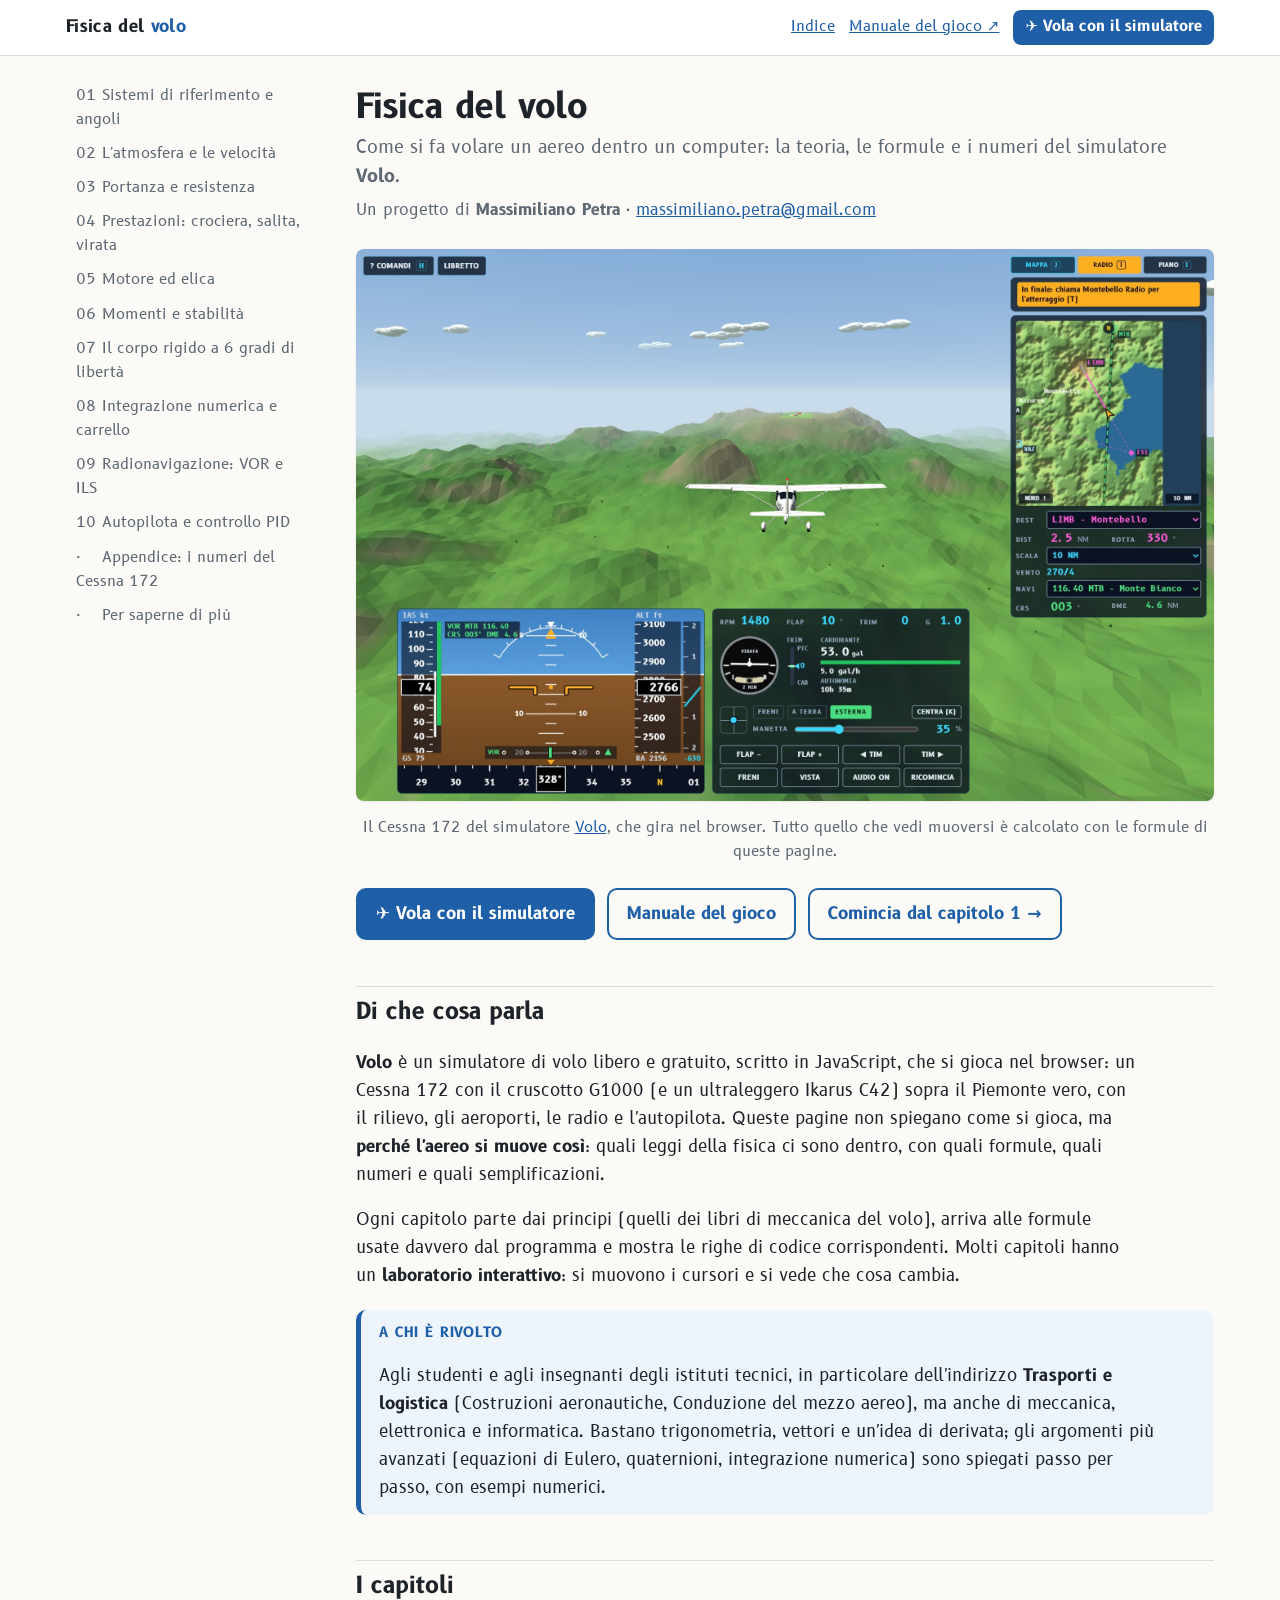
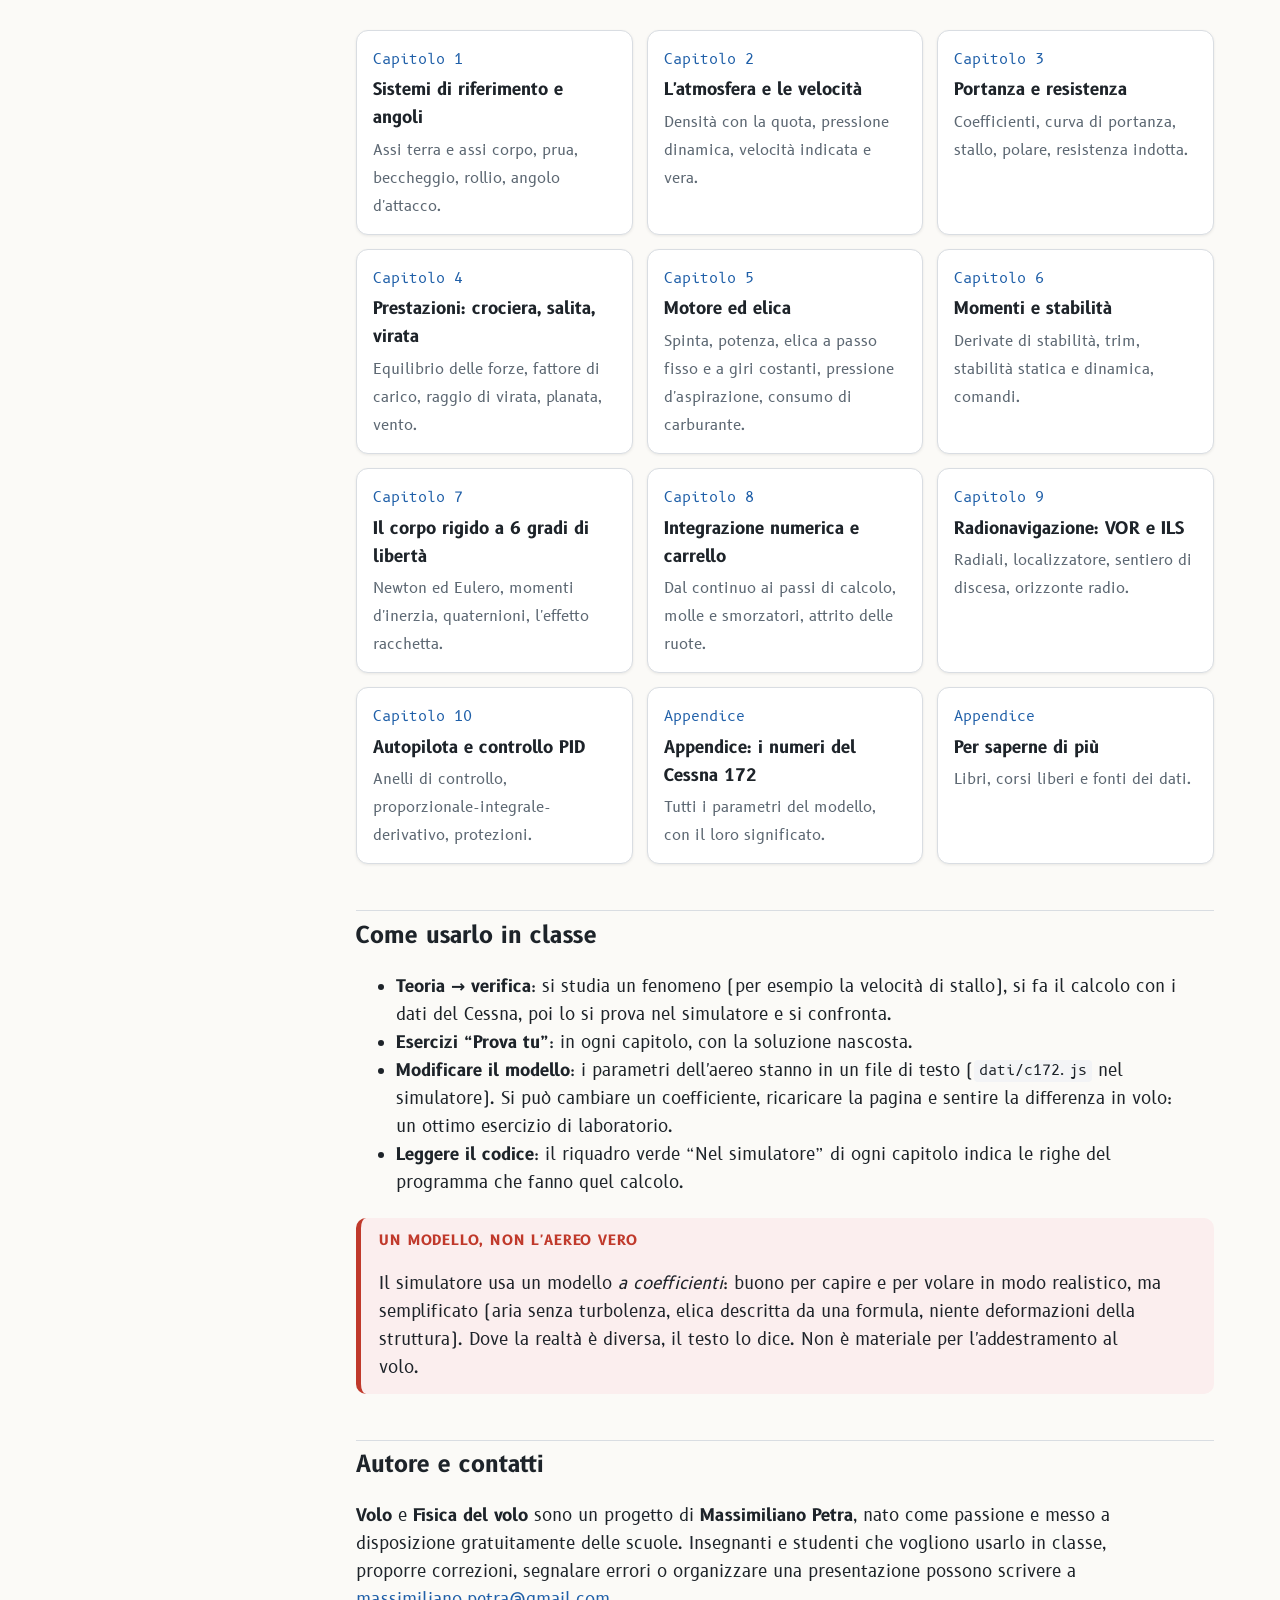
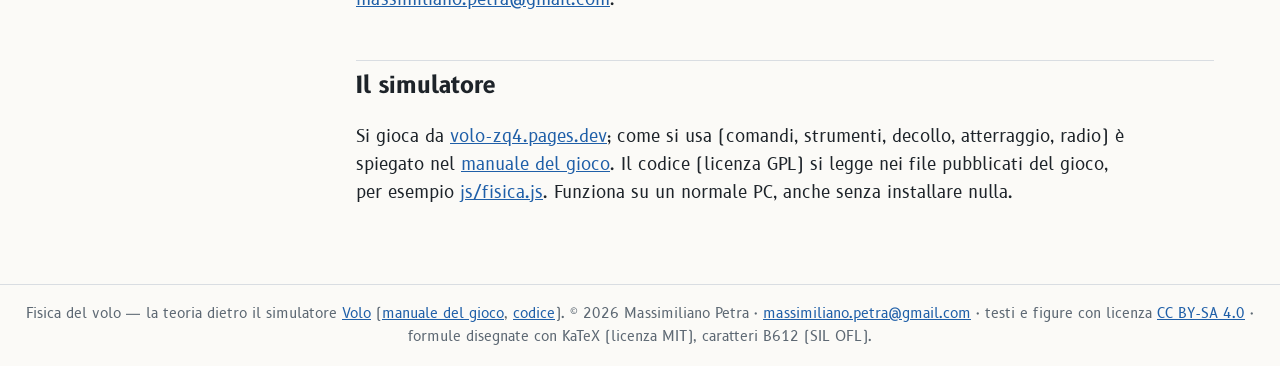
<file: index.html>
<!doctype html>
<html lang="it">
<head>
<meta charset="utf-8">
<meta name="viewport" content="width=device-width, initial-scale=1">
<link rel="icon" href="img/icona.svg" type="image/svg+xml">
<title>Fisica del volo</title>
<meta name="description" content="La matematica e la fisica dietro un simulatore di volo: forze aerodinamiche, corpo rigido a 6 gradi di libertà, stabilità, integrazione numerica, radionavigazione, autopilota. Per gli istituti tecnici.">
<link rel="stylesheet" href="css/font.css">
<link rel="stylesheet" href="lib/katex/katex.min.css">
<link rel="stylesheet" href="css/stile.css">
<script src="lib/katex/katex.min.js"></script>
<script src="lib/katex/auto-render.min.js"></script>
<script src="js/comune.js"></script>
</head>
<body>
<main>
<h1>Fisica del volo</h1>
<p class="sottotitolo">Come si fa volare un aereo dentro un computer: la teoria, le formule e i numeri del simulatore <b>Volo</b>.</p>
<p class="autore">Un progetto di <b>Massimiliano Petra</b> · <a href="mailto:massimiliano.petra@gmail.com">massimiliano.petra@gmail.com</a></p>

<figure>
  <img src="img/volo.jpg" alt="Il Cessna 172 del simulatore Volo in volo sopra il Piemonte" width="1280" height="720">
  <figcaption>Il Cessna 172 del simulatore <a href="https://volo-zq4.pages.dev/" target="_blank" rel="noopener">Volo</a>, che gira nel browser. Tutto quello che vedi muoversi è calcolato con le formule di queste pagine.</figcaption>
</figure>

<div class="bottoni">
  <a class="pieno" href="https://volo-zq4.pages.dev/" target="_blank" rel="noopener">✈ Vola con il simulatore</a>
  <a href="https://volo-zq4.pages.dev/istruzioni.html" target="_blank" rel="noopener">Manuale del gioco</a>
  <a href="capitoli/01-riferimenti.html">Comincia dal capitolo 1 →</a>
</div>

<h2>Di che cosa parla</h2>
<p><b>Volo</b> è un simulatore di volo libero e gratuito, scritto in JavaScript, che si gioca nel browser: un Cessna 172 con il cruscotto G1000 (e un ultraleggero Ikarus C42) sopra il Piemonte vero, con il rilievo, gli aeroporti, le radio e l'autopilota. Queste pagine non spiegano come si gioca, ma <b>perché l'aereo si muove così</b>: quali leggi della fisica ci sono dentro, con quali formule, quali numeri e quali semplificazioni.</p>
<p>Ogni capitolo parte dai principi (quelli dei libri di meccanica del volo), arriva alle formule usate davvero dal programma e mostra le righe di codice corrispondenti. Molti capitoli hanno un <b>laboratorio interattivo</b>: si muovono i cursori e si vede che cosa cambia.</p>

<div class="box formula">
  <div class="titolo">A chi è rivolto</div>
  <p>Agli studenti e agli insegnanti degli istituti tecnici, in particolare dell'indirizzo <b>Trasporti e logistica</b> (Costruzioni aeronautiche, Conduzione del mezzo aereo), ma anche di meccanica, elettronica e informatica. Bastano trigonometria, vettori e un'idea di derivata; gli argomenti più avanzati (equazioni di Eulero, quaternioni, integrazione numerica) sono spiegati passo per passo, con esempi numerici.</p>
</div>

<h2>I capitoli</h2>
<div class="schede" id="schede"></div>

<h2>Come usarlo in classe</h2>
<ul>
  <li><b>Teoria → verifica</b>: si studia un fenomeno (per esempio la velocità di stallo), si fa il calcolo con i dati del Cessna, poi lo si prova nel simulatore e si confronta.</li>
  <li><b>Esercizi “Prova tu”</b>: in ogni capitolo, con la soluzione nascosta.</li>
  <li><b>Modificare il modello</b>: i parametri dell'aereo stanno in un file di testo (<code>dati/c172.js</code> nel simulatore). Si può cambiare un coefficiente, ricaricare la pagina e sentire la differenza in volo: un ottimo esercizio di laboratorio.</li>
  <li><b>Leggere il codice</b>: il riquadro verde “Nel simulatore” di ogni capitolo indica le righe del programma che fanno quel calcolo.</li>
</ul>

<div class="box attenzione">
  <div class="titolo">Un modello, non l'aereo vero</div>
  <p>Il simulatore usa un modello <i>a coefficienti</i>: buono per capire e per volare in modo realistico, ma semplificato (aria senza turbolenza, elica descritta da una formula, niente deformazioni della struttura). Dove la realtà è diversa, il testo lo dice. Non è materiale per l'addestramento al volo.</p>
</div>

<h2>Autore e contatti</h2>
<p><b>Volo</b> e <b>Fisica del volo</b> sono un progetto di <b>Massimiliano Petra</b>, nato come passione e messo a disposizione gratuitamente delle scuole. Insegnanti e studenti che vogliono usarlo in classe, proporre correzioni, segnalare errori o organizzare una presentazione possono scrivere a <a href="mailto:massimiliano.petra@gmail.com">massimiliano.petra@gmail.com</a>.</p>

<h2>Il simulatore</h2>
<p>Si gioca da <a href="https://volo-zq4.pages.dev/" target="_blank" rel="noopener">volo-zq4.pages.dev</a>; come si usa (comandi, strumenti, decollo, atterraggio, radio) è spiegato nel <a href="https://volo-zq4.pages.dev/istruzioni.html" target="_blank" rel="noopener">manuale del gioco</a>. Il codice (licenza GPL) si legge nei file pubblicati del gioco, per esempio <a href="https://volo-zq4.pages.dev/js/fisica.js" target="_blank" rel="noopener">js/fisica.js</a>. Funziona su un normale PC, anche senza installare nulla.</p>
</main>
<script>
document.addEventListener('DOMContentLoaded',()=>{
  document.getElementById('schede').innerHTML=FV.CAPITOLI.map((c,i)=>{
    const n=/^\d/.test(c.f)?'Capitolo '+(i+1):'Appendice';
    return `<a class="scheda" href="capitoli/${c.f}"><span class="num">${n}</span><b>${c.t}</b><span>${c.d}</span></a>`;
  }).join('');
});
</script>
</body>
</html>
</file>
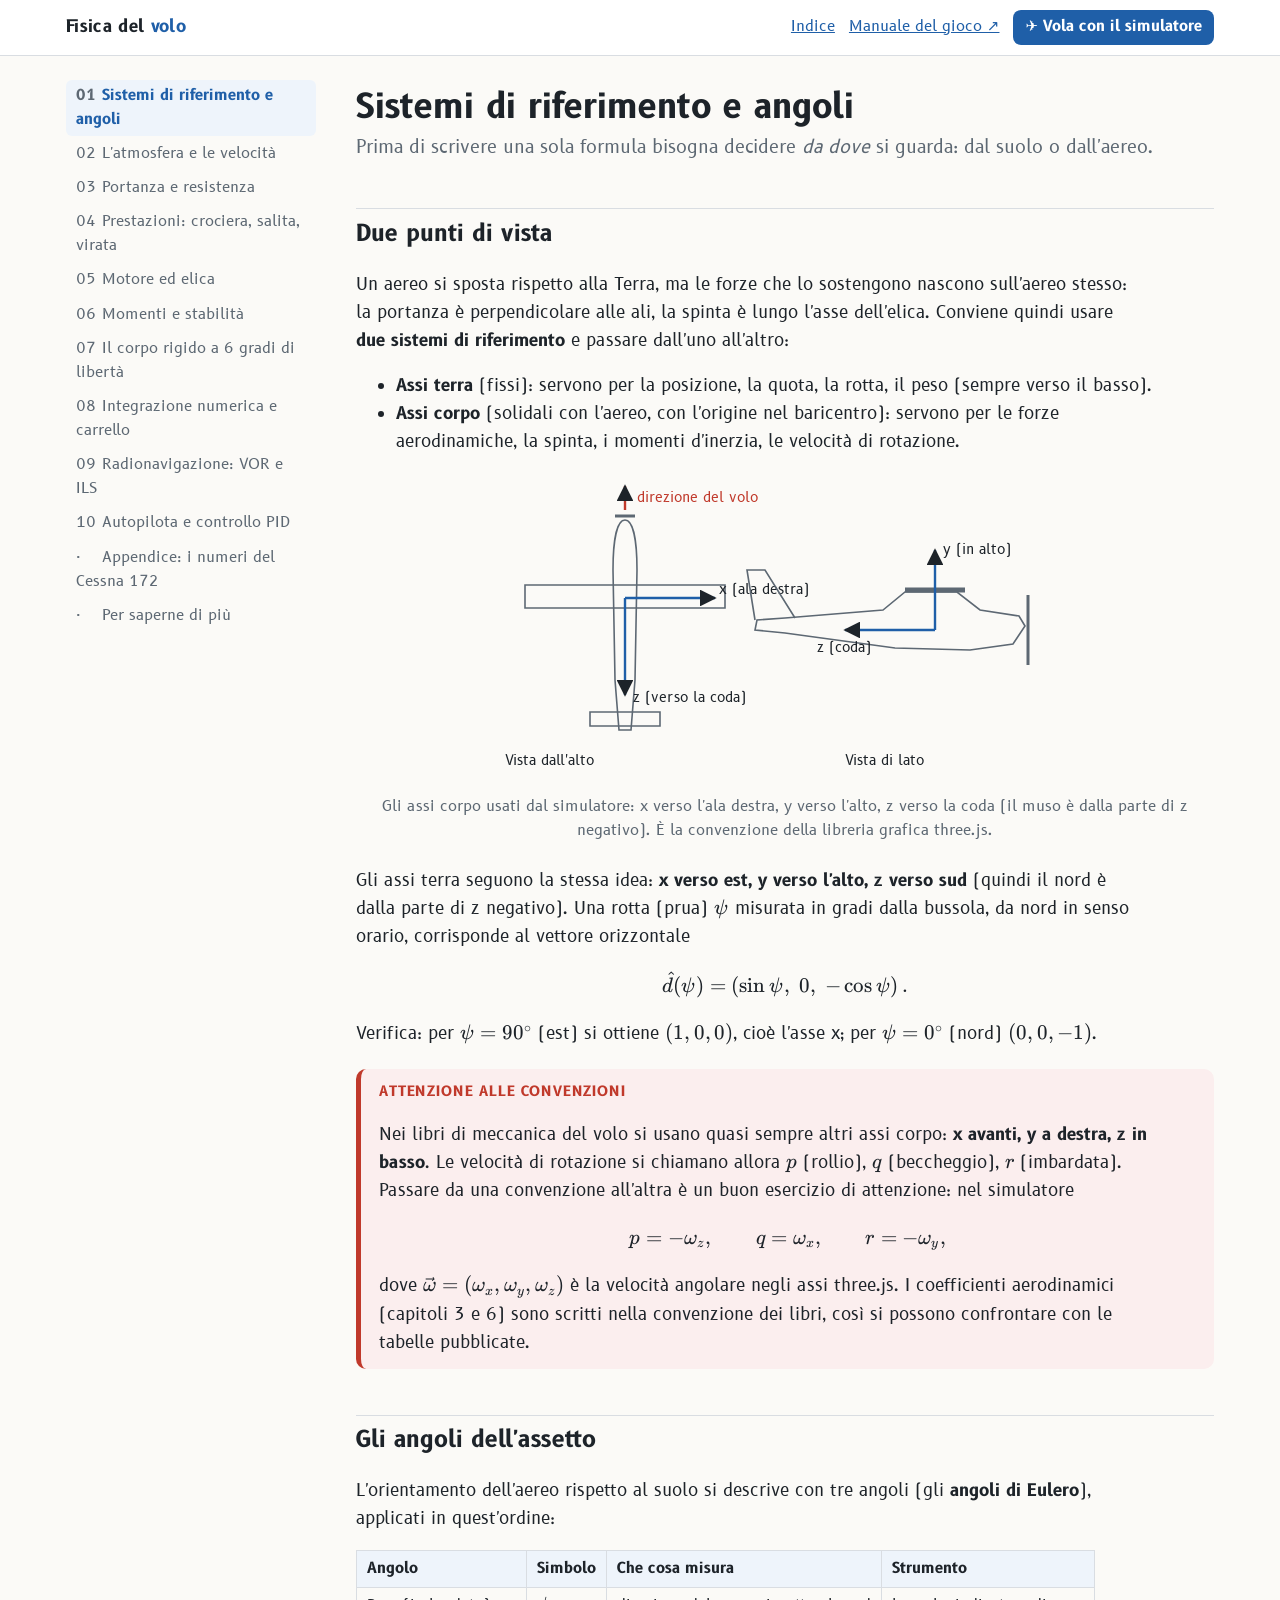
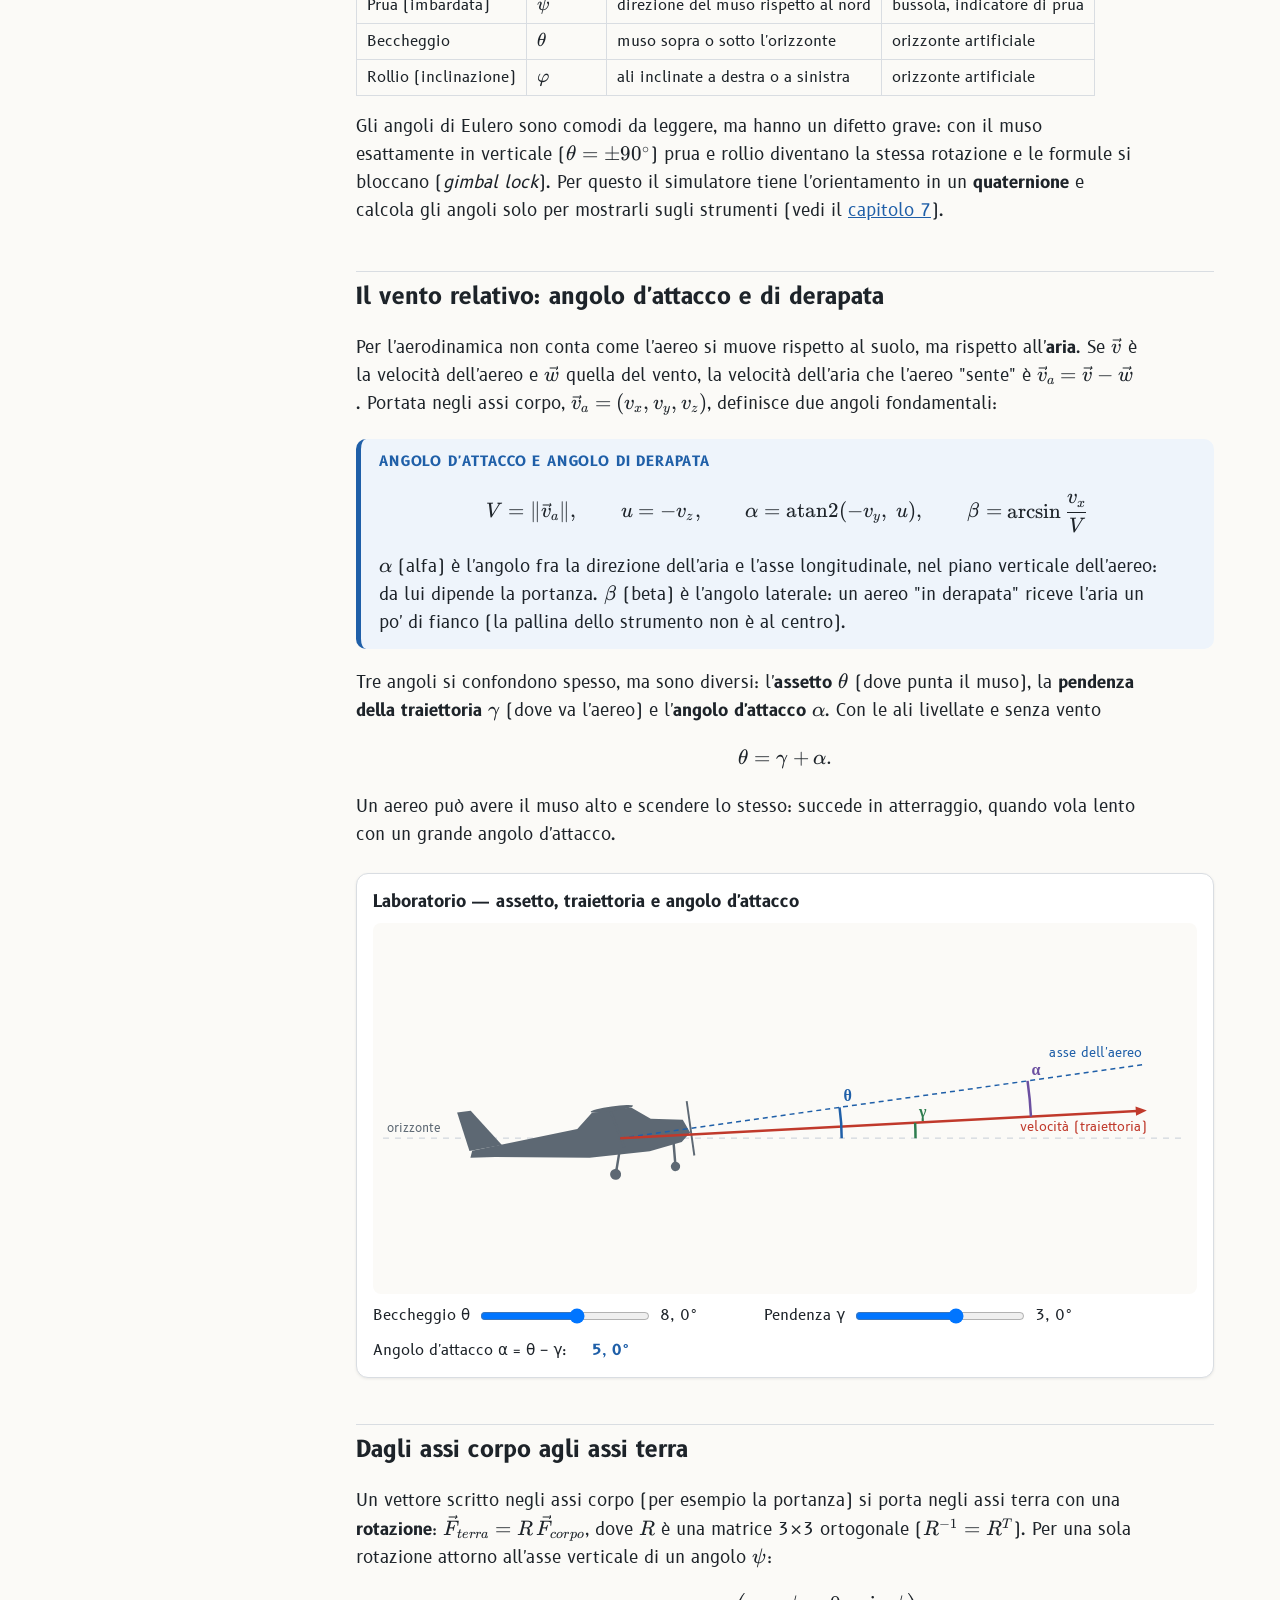
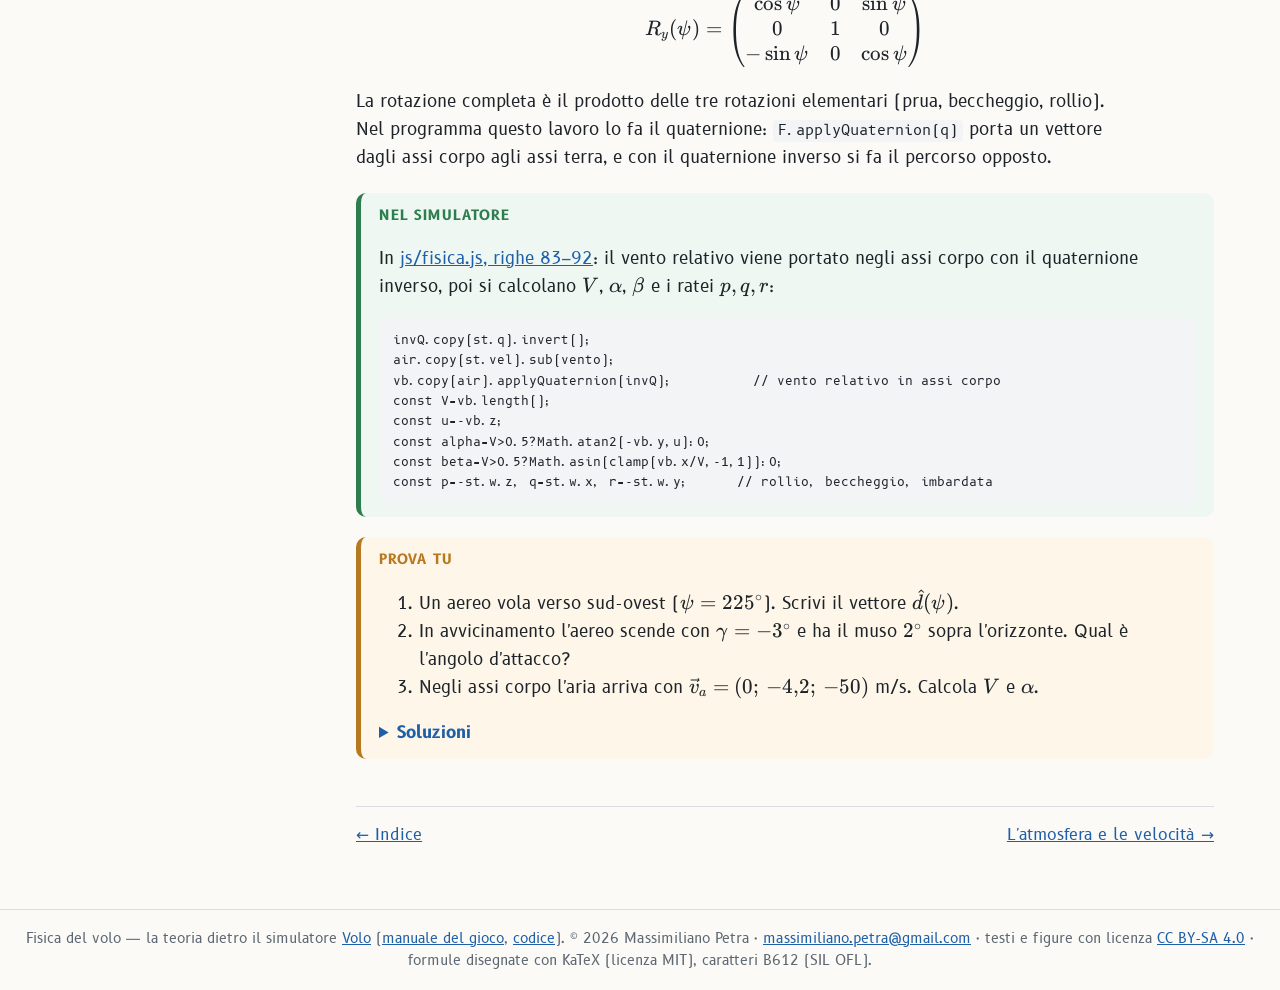
<file: capitoli/01-riferimenti.html>
<!doctype html>
<html lang="it">
<head>
<meta charset="utf-8">
<meta name="viewport" content="width=device-width, initial-scale=1">
<link rel="icon" href="../img/icona.svg" type="image/svg+xml">
<title>Sistemi di riferimento — Fisica del volo</title>
<link rel="stylesheet" href="../css/font.css">
<link rel="stylesheet" href="../lib/katex/katex.min.css">
<link rel="stylesheet" href="../css/stile.css">
<script src="../lib/katex/katex.min.js"></script>
<script src="../lib/katex/auto-render.min.js"></script>
<script src="../js/comune.js"></script>
</head>
<body>
<main>
<h1>Sistemi di riferimento e angoli</h1>
<p class="sottotitolo">Prima di scrivere una sola formula bisogna decidere <i>da dove</i> si guarda: dal suolo o dall'aereo.</p>

<h2>Due punti di vista</h2>
<p>Un aereo si sposta rispetto alla Terra, ma le forze che lo sostengono nascono sull'aereo stesso: la portanza è perpendicolare alle ali, la spinta è lungo l'asse dell'elica. Conviene quindi usare <b>due sistemi di riferimento</b> e passare dall'uno all'altro:</p>
<ul>
  <li><b>Assi terra</b> (fissi): servono per la posizione, la quota, la rotta, il peso (sempre verso il basso).</li>
  <li><b>Assi corpo</b> (solidali con l'aereo, con l'origine nel baricentro): servono per le forze aerodinamiche, la spinta, i momenti d'inerzia, le velocità di rotazione.</li>
</ul>

<figure>
<svg viewBox="0 0 640 300" width="640" role="img" aria-label="Assi corpo del Cessna visto dall'alto e di lato">
  <defs><marker id="pf" viewBox="0 0 10 10" refX="9" refY="5" markerWidth="7" markerHeight="7" orient="auto"><path d="M0,0L10,5L0,10z" fill="currentColor"/></marker></defs>
  <g fill="none" stroke="currentColor" stroke-width="1.6" style="color:var(--tenue)">
    <!-- vista dall'alto: muso in alto -->
    <path d="M160,40 C168,40 172,60 172,90 L170,200 L166,250 L154,250 L150,200 L148,90 C148,60 152,40 160,40Z"/>
    <path d="M60,105 L260,105 L260,128 L60,128Z"/>
    <path d="M125,232 L195,232 L195,246 L125,246Z"/>
    <path d="M150,36 L170,36" stroke-width="3"/>
  </g>
  <g stroke-width="2.4" style="color:var(--accento2)" stroke="currentColor"><line x1="160" y1="30" x2="160" y2="6" marker-end="url(#pf)"/></g>
  <g style="color:var(--accento)" stroke="currentColor" stroke-width="2.4">
    <line x1="160" y1="118" x2="250" y2="118" marker-end="url(#pf)"/>
    <line x1="160" y1="118" x2="160" y2="215" marker-end="url(#pf)"/>
  </g>
  <g font-family="B612" font-size="14" fill="currentColor" style="color:var(--testo)">
    <text x="254" y="114">x (ala destra)</text><text x="168" y="222">z (verso la coda)</text>
    <text x="40" y="285">Vista dall'alto</text>
    <text x="172" y="22" style="fill:var(--accento2)">direzione del volo</text>
  </g>
  <!-- vista di lato: muso a destra -->
  <g fill="none" stroke="currentColor" stroke-width="1.6" style="color:var(--tenue)" transform="translate(470,150)">
    <path d="M90,-4 L84,-14 L45,-20 L22,-38 L-30,-38 L-52,-20 L-150,-12 L-178,-10 L-180,0 L-150,3 L-40,18 L35,20 L78,14Z"/>
    <path d="M-140,-12 L-170,-60 L-188,-60 L-180,-10"/>
    <path d="M-30,-40 L30,-40" stroke-width="5"/>
    <path d="M93,-35 L93,35" stroke-width="3"/>
  </g>
  <g style="color:var(--accento)" stroke="currentColor" stroke-width="2.4">
    <line x1="470" y1="150" x2="470" y2="70" marker-end="url(#pf)"/>
    <line x1="470" y1="150" x2="380" y2="150" marker-end="url(#pf)"/>
  </g>
  <g font-family="B612" font-size="14" fill="currentColor" style="color:var(--testo)">
    <text x="478" y="74">y (in alto)</text><text x="352" y="172">z (coda)</text>
    <text x="380" y="285">Vista di lato</text>
  </g>
</svg>
<figcaption>Gli assi corpo usati dal simulatore: x verso l'ala destra, y verso l'alto, z verso la coda (il muso è dalla parte di z negativo). È la convenzione della libreria grafica three.js.</figcaption>
</figure>

<p>Gli assi terra seguono la stessa idea: <b>x verso est, y verso l'alto, z verso sud</b> (quindi il nord è dalla parte di z negativo). Una rotta (prua) \(\psi\) misurata in gradi dalla bussola, da nord in senso orario, corrisponde al vettore orizzontale</p>
$$\hat{d}(\psi)=\left(\sin\psi,\;0,\;-\cos\psi\right).$$
<p>Verifica: per \(\psi=90^\circ\) (est) si ottiene \((1,0,0)\), cioè l'asse x; per \(\psi=0^\circ\) (nord) \((0,0,-1)\).</p>

<div class="box attenzione">
  <div class="titolo">Attenzione alle convenzioni</div>
  <p>Nei libri di meccanica del volo si usano quasi sempre altri assi corpo: <b>x avanti, y a destra, z in basso</b>. Le velocità di rotazione si chiamano allora \(p\) (rollio), \(q\) (beccheggio), \(r\) (imbardata). Passare da una convenzione all'altra è un buon esercizio di attenzione: nel simulatore</p>
  $$p=-\omega_z,\qquad q=\omega_x,\qquad r=-\omega_y,$$
  <p>dove \(\vec\omega=(\omega_x,\omega_y,\omega_z)\) è la velocità angolare negli assi three.js. I coefficienti aerodinamici (capitoli 3 e 6) sono scritti nella convenzione dei libri, così si possono confrontare con le tabelle pubblicate.</p>
</div>

<h2>Gli angoli dell'assetto</h2>
<p>L'orientamento dell'aereo rispetto al suolo si descrive con tre angoli (gli <b>angoli di Eulero</b>), applicati in quest'ordine:</p>
<table>
  <tr><th>Angolo</th><th>Simbolo</th><th>Che cosa misura</th><th>Strumento</th></tr>
  <tr><td>Prua (imbardata)</td><td>\(\psi\)</td><td>direzione del muso rispetto al nord</td><td>bussola, indicatore di prua</td></tr>
  <tr><td>Beccheggio</td><td>\(\theta\)</td><td>muso sopra o sotto l'orizzonte</td><td>orizzonte artificiale</td></tr>
  <tr><td>Rollio (inclinazione)</td><td>\(\varphi\)</td><td>ali inclinate a destra o a sinistra</td><td>orizzonte artificiale</td></tr>
</table>
<p>Gli angoli di Eulero sono comodi da leggere, ma hanno un difetto grave: con il muso esattamente in verticale (\(\theta=\pm90^\circ\)) prua e rollio diventano la stessa rotazione e le formule si bloccano (<i>gimbal lock</i>). Per questo il simulatore tiene l'orientamento in un <b>quaternione</b> e calcola gli angoli solo per mostrarli sugli strumenti (vedi il <a href="07-corpo-rigido.html">capitolo 7</a>).</p>

<h2>Il vento relativo: angolo d'attacco e di derapata</h2>
<p>Per l'aerodinamica non conta come l'aereo si muove rispetto al suolo, ma rispetto all'<b>aria</b>. Se \(\vec v\) è la velocità dell'aereo e \(\vec w\) quella del vento, la velocità dell'aria che l'aereo "sente" è \(\vec v_a=\vec v-\vec w\). Portata negli assi corpo, \(\vec v_a=(v_x,v_y,v_z)\), definisce due angoli fondamentali:</p>
<div class="box formula">
  <div class="titolo">Angolo d'attacco e angolo di derapata</div>
  $$V=\lVert\vec v_a\rVert,\qquad u=-v_z,\qquad \alpha=\operatorname{atan2}(-v_y,\;u),\qquad \beta=\arcsin\frac{v_x}{V}$$
  <p>\(\alpha\) (alfa) è l'angolo fra la direzione dell'aria e l'asse longitudinale, nel piano verticale dell'aereo: da lui dipende la portanza. \(\beta\) (beta) è l'angolo laterale: un aereo "in derapata" riceve l'aria un po' di fianco (la pallina dello strumento non è al centro).</p>
</div>

<p>Tre angoli si confondono spesso, ma sono diversi: l'<b>assetto</b> \(\theta\) (dove punta il muso), la <b>pendenza della traiettoria</b> \(\gamma\) (dove va l'aereo) e l'<b>angolo d'attacco</b> \(\alpha\). Con le ali livellate e senza vento</p>
$$\theta=\gamma+\alpha.$$
<p>Un aereo può avere il muso alto e scendere lo stesso: succede in atterraggio, quando vola lento con un grande angolo d'attacco.</p>

<div class="lab">
  <div class="titolo">Laboratorio — assetto, traiettoria e angolo d'attacco</div>
  <canvas id="cvAngoli"></canvas>
  <div class="comandi">
    <label>Beccheggio θ <input type="range" id="th" min="-15" max="25" step="0.5" value="8"><output for="th"></output></label>
    <label>Pendenza γ <input type="range" id="ga" min="-15" max="15" step="0.5" value="3"><output for="ga"></output></label>
  </div>
  <div class="risultati">Angolo d'attacco α = θ − γ: <b id="ris-a"></b> <span id="ris-n"></span></div>
</div>

<h2>Dagli assi corpo agli assi terra</h2>
<p>Un vettore scritto negli assi corpo (per esempio la portanza) si porta negli assi terra con una <b>rotazione</b>: \(\vec F_{terra}=R\,\vec F_{corpo}\), dove \(R\) è una matrice 3×3 ortogonale (\(R^{-1}=R^{T}\)). Per una sola rotazione attorno all'asse verticale di un angolo \(\psi\):</p>
$$R_y(\psi)=\begin{pmatrix}\cos\psi&0&\sin\psi\\0&1&0\\-\sin\psi&0&\cos\psi\end{pmatrix}$$
<p>La rotazione completa è il prodotto delle tre rotazioni elementari (prua, beccheggio, rollio). Nel programma questo lavoro lo fa il quaternione: <code>F.applyQuaternion(q)</code> porta un vettore dagli assi corpo agli assi terra, e con il quaternione inverso si fa il percorso opposto.</p>

<div class="box nelsim">
  <div class="titolo">Nel simulatore</div>
  <p>In <a data-codice="js/fisica.js#L83-L92">js/fisica.js, righe 83–92</a>: il vento relativo viene portato negli assi corpo con il quaternione inverso, poi si calcolano \(V\), \(\alpha\), \(\beta\) e i ratei \(p,q,r\):</p>
<pre><code>invQ.copy(st.q).invert();
air.copy(st.vel).sub(vento);
vb.copy(air).applyQuaternion(invQ);          // vento relativo in assi corpo
const V=vb.length();
const u=-vb.z;
const alpha=V>0.5?Math.atan2(-vb.y,u):0;
const beta=V>0.5?Math.asin(clamp(vb.x/V,-1,1)):0;
const p=-st.w.z, q=st.w.x, r=-st.w.y;      // rollio, beccheggio, imbardata</code></pre>
</div>

<div class="box prova">
  <div class="titolo">Prova tu</div>
  <ol>
    <li>Un aereo vola verso sud-ovest (\(\psi=225^\circ\)). Scrivi il vettore \(\hat d(\psi)\).</li>
    <li>In avvicinamento l'aereo scende con \(\gamma=-3^\circ\) e ha il muso \(2^\circ\) sopra l'orizzonte. Qual è l'angolo d'attacco?</li>
    <li>Negli assi corpo l'aria arriva con \(\vec v_a=(0;\,-4{,}2;\,-50)\) m/s. Calcola \(V\) e \(\alpha\).</li>
  </ol>
  <details><summary>Soluzioni</summary>
    <ol>
      <li>\(\hat d=(\sin225^\circ,0,-\cos225^\circ)=(-0{,}707;\;0;\;0{,}707)\): verso ovest (x negativo) e verso sud (z positivo).</li>
      <li>\(\alpha=\theta-\gamma=2^\circ-(-3^\circ)=5^\circ\).</li>
      <li>\(V=\sqrt{4{,}2^2+50^2}\approx50{,}2\) m/s; \(u=50\), \(\alpha=\operatorname{atan2}(4{,}2;\,50)\approx4{,}8^\circ\).</li>
    </ol>
  </details>
</div>
</main>
<script>
window.addEventListener('load',()=>{
  const cv=document.getElementById('cvAngoli'),ctx=cv.getContext('2d');
  let th=8,ga=3;
  function disegna(){
    const r=window.devicePixelRatio||1,W=cv.clientWidth,H=Math.round(W*0.45);
    cv.style.height=H+'px';cv.width=W*r;cv.height=H*r;ctx.setTransform(r,0,0,r,0,0);ctx.clearRect(0,0,W,H);
    const cx=W*0.3,cy=H*0.58,s=W/30;
    // orizzonte
    ctx.strokeStyle=FV.colore('linea');ctx.lineWidth=1.5;ctx.setLineDash([6,6]);
    ctx.beginPath();ctx.moveTo(10,cy);ctx.lineTo(W-10,cy);ctx.stroke();ctx.setLineDash([]);
    ctx.fillStyle=FV.colore('tenue');ctx.font='12px B612';ctx.fillText('orizzonte',14,cy-6);
    FV.cessnaLato(ctx,cx,cy,s,th*FV.D2R);
    // asse longitudinale e velocità
    const T=th*FV.D2R,G=ga*FV.D2R,L=W*0.64;
    ctx.strokeStyle=FV.colore('accento');ctx.lineWidth=1.5;ctx.setLineDash([5,4]);
    ctx.beginPath();ctx.moveTo(cx,cy);ctx.lineTo(cx+Math.cos(T)*L,cy-Math.sin(T)*L);ctx.stroke();ctx.setLineDash([]);
    ctx.fillStyle=FV.colore('accento');ctx.font='13px B612';ctx.textAlign='right';
    ctx.fillText('asse dell\'aereo',cx+Math.cos(T)*L,cy-Math.sin(T)*L+(T>=G?-8:18));
    FV.freccia(ctx,cx,cy,cx+Math.cos(G)*L,cy-Math.sin(G)*L,FV.colore('accento2'),2.5);
    ctx.fillStyle=FV.colore('accento2');ctx.fillText('velocità (traiettoria)',cx+Math.cos(G)*L,cy-Math.sin(G)*L+(T>=G?20:-8));
    ctx.textAlign='left';
    // archi degli angoli, oltre il muso
    const arco=(r0,a0,a1,col,testo)=>{ctx.strokeStyle=ctx.fillStyle=col;ctx.lineWidth=2.5;ctx.beginPath();ctx.arc(cx,cy,r0,-Math.max(a0,a1),-Math.min(a0,a1));ctx.stroke();
      const m=Math.max(a0,a1);ctx.font='bold 16px B612';ctx.fillText(testo,cx+Math.cos(m)*r0+4,cy-Math.sin(m)*r0-6);};
    arco(L*0.42,0,T,FV.colore('accento'),'θ');
    arco(L*0.56,0,G,FV.colore('verde'),'γ');
    arco(L*0.78,G,T,FV.colore('viola'),'α');
  }
  const agg=()=>{const a=th-ga;document.getElementById('ris-a').textContent=FV.fmt(a,1)+'°';
    document.getElementById('ris-n').textContent=a>16?'— oltre lo stallo del Cessna (16°)!':a<-2?'— ala con portanza negativa':'';disegna();};
  FV.cursore('th',v=>{th=v;agg();},v=>FV.fmt(v,1)+'°').agg();
  FV.cursore('ga',v=>{ga=v;agg();},v=>FV.fmt(v,1)+'°').agg();
  window.addEventListener('resize',disegna);
});
</script>
</body>
</html>
</file>
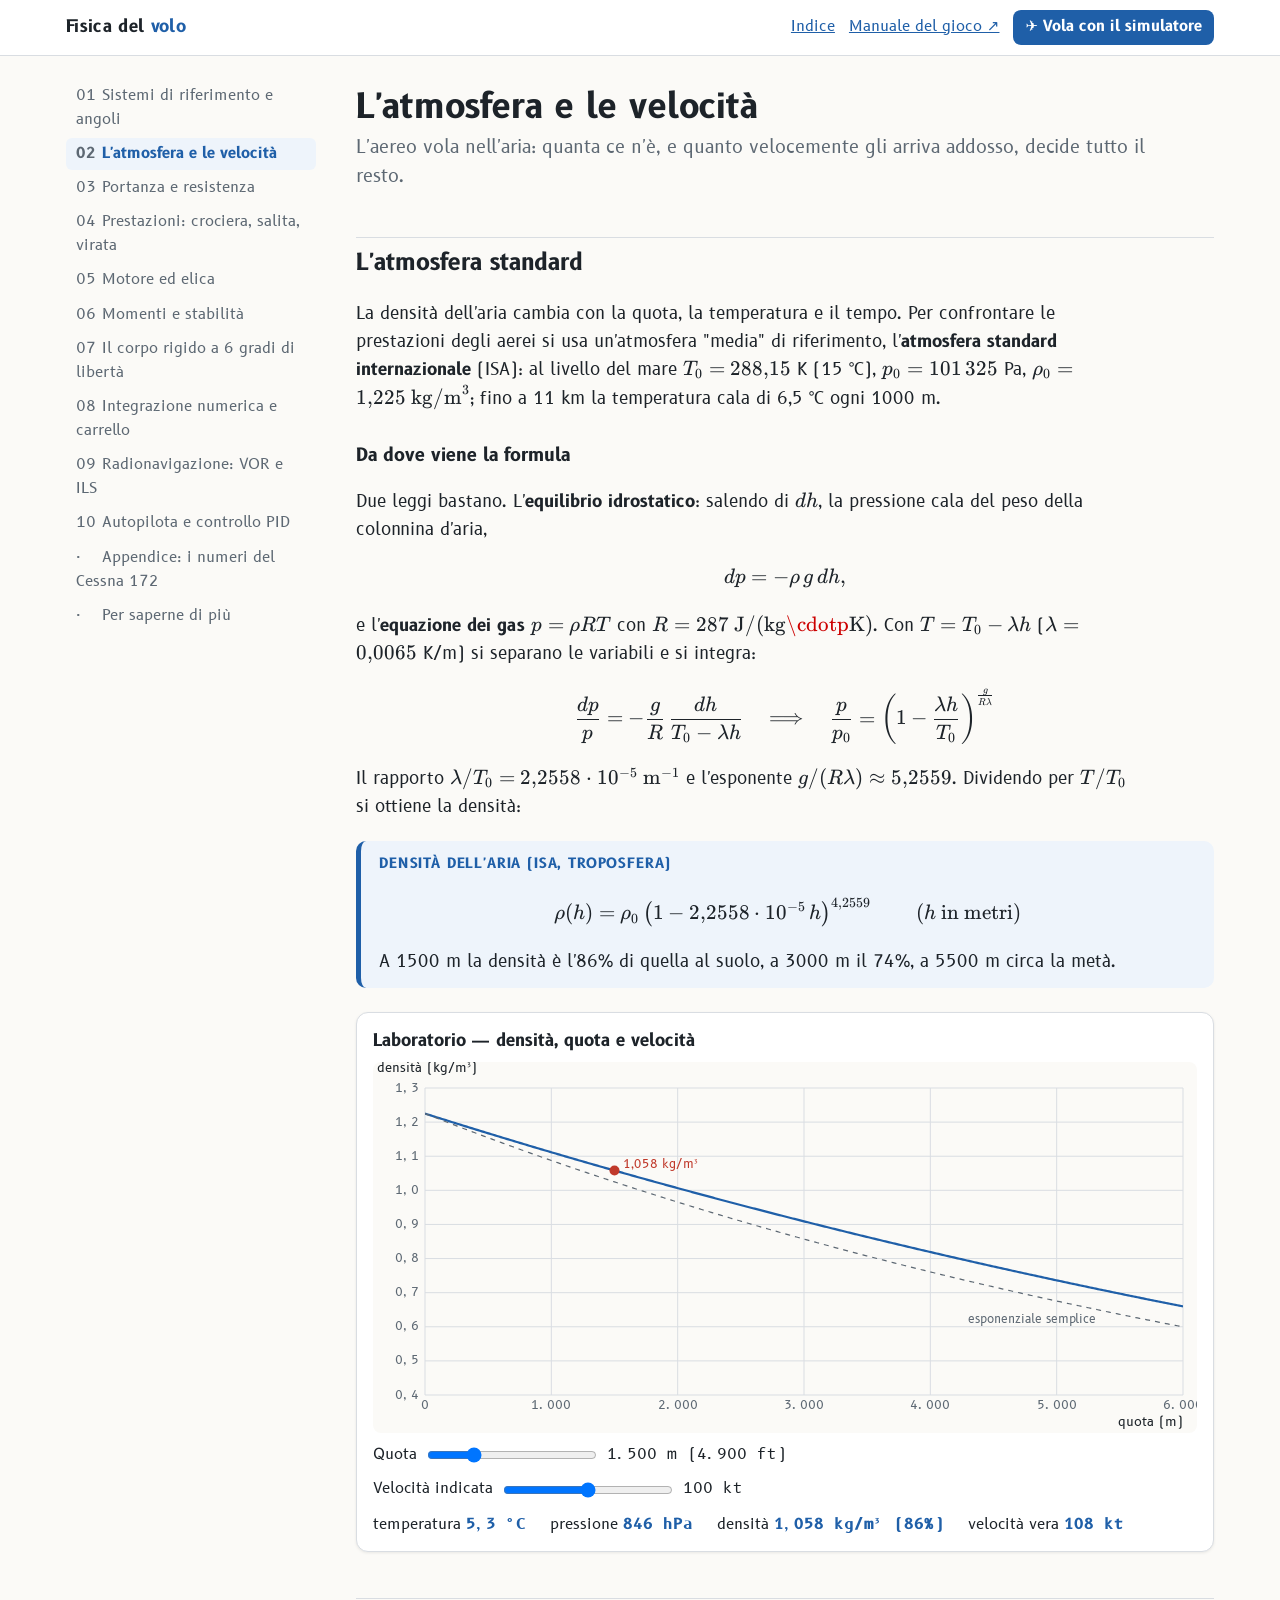
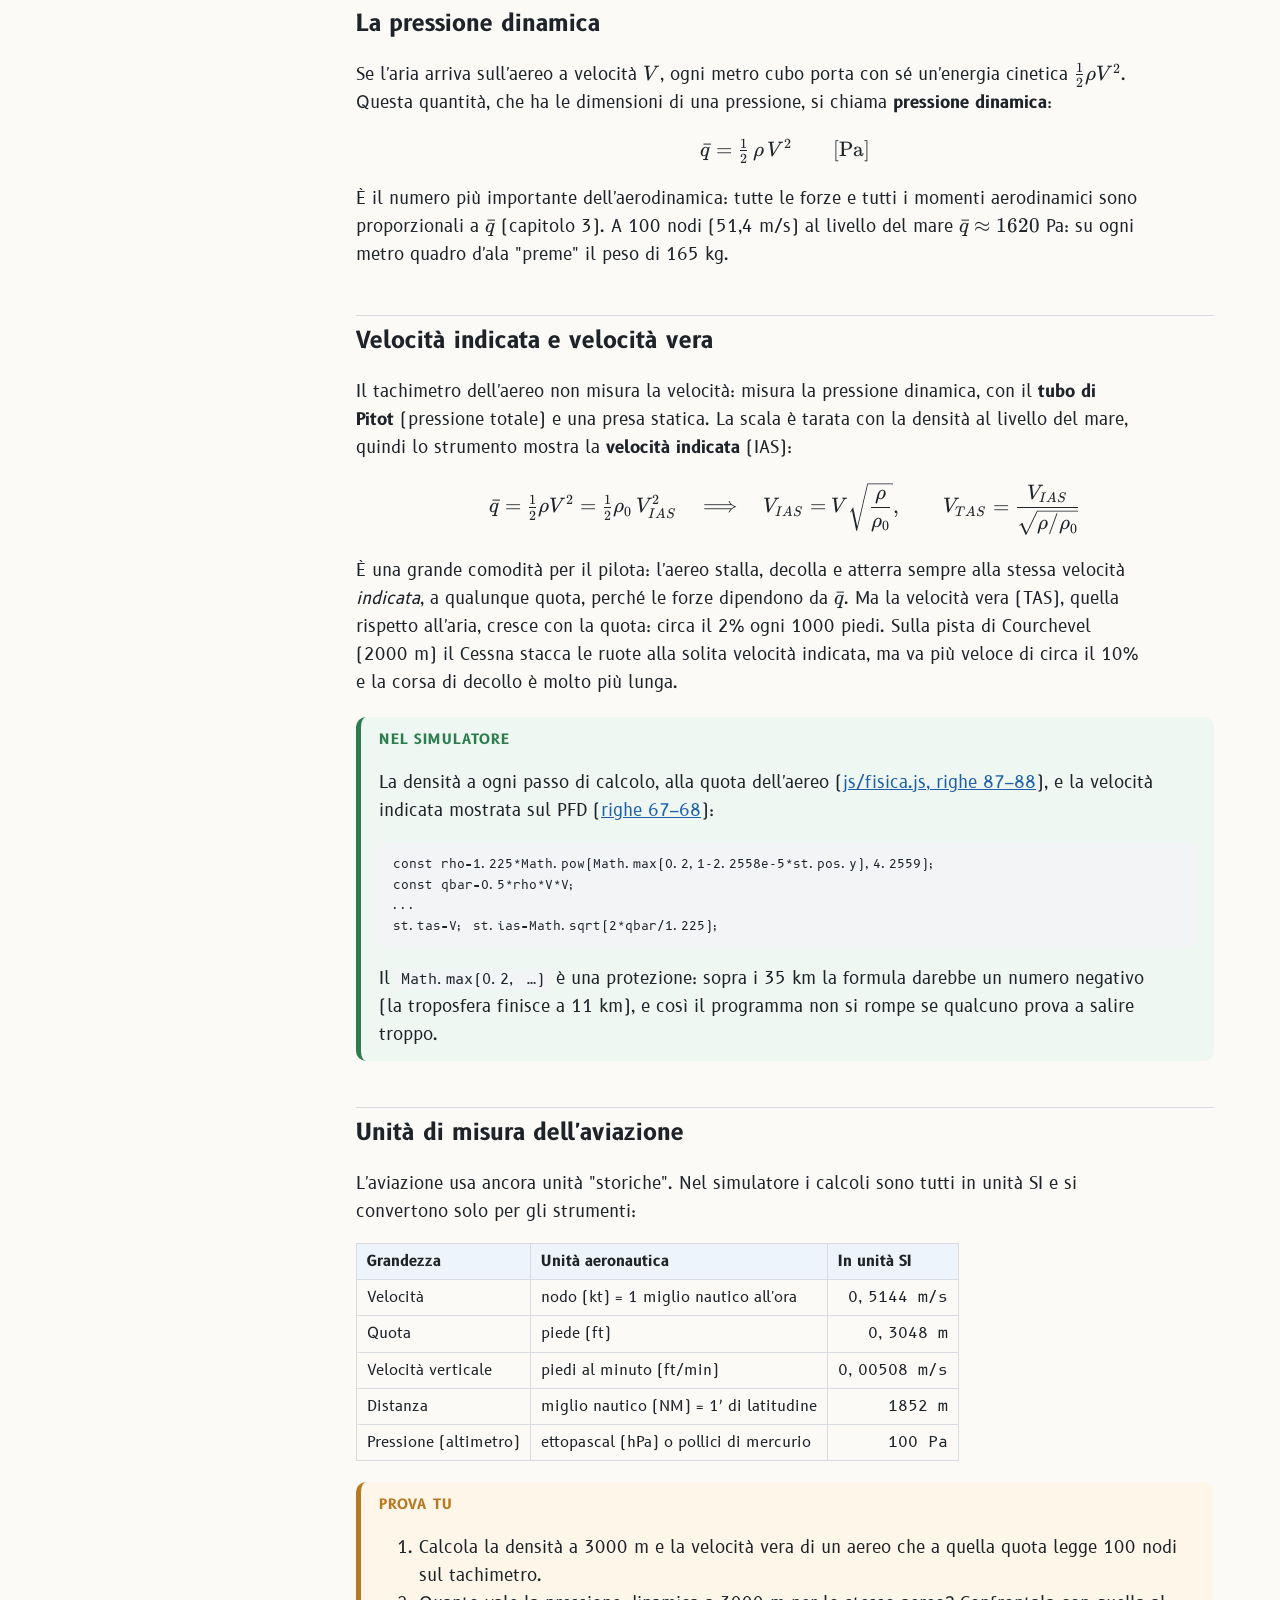
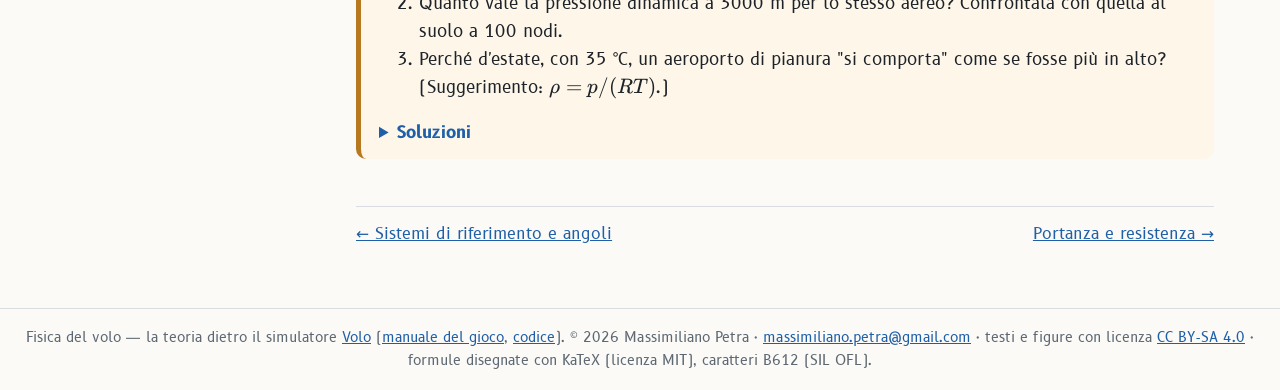
<file: capitoli/02-atmosfera.html>
<!doctype html>
<html lang="it">
<head>
<meta charset="utf-8">
<meta name="viewport" content="width=device-width, initial-scale=1">
<link rel="icon" href="../img/icona.svg" type="image/svg+xml">
<title>L'atmosfera e le velocità — Fisica del volo</title>
<link rel="stylesheet" href="../css/font.css">
<link rel="stylesheet" href="../lib/katex/katex.min.css">
<link rel="stylesheet" href="../css/stile.css">
<script src="../lib/katex/katex.min.js"></script>
<script src="../lib/katex/auto-render.min.js"></script>
<script src="../js/comune.js"></script>
</head>
<body>
<main>
<h1>L'atmosfera e le velocità</h1>
<p class="sottotitolo">L'aereo vola nell'aria: quanta ce n'è, e quanto velocemente gli arriva addosso, decide tutto il resto.</p>

<h2>L'atmosfera standard</h2>
<p>La densità dell'aria cambia con la quota, la temperatura e il tempo. Per confrontare le prestazioni degli aerei si usa un'atmosfera "media" di riferimento, l'<b>atmosfera standard internazionale</b> (ISA): al livello del mare \(T_0=288{,}15\) K (15 °C), \(p_0=101\,325\) Pa, \(\rho_0=1{,}225\ \text{kg/m}^3\); fino a 11 km la temperatura cala di 6,5 °C ogni 1000 m.</p>

<h3>Da dove viene la formula</h3>
<p>Due leggi bastano. L'<b>equilibrio idrostatico</b>: salendo di \(dh\), la pressione cala del peso della colonnina d'aria,</p>
$$dp=-\rho\,g\,dh,$$
<p>e l'<b>equazione dei gas</b> \(p=\rho R T\) con \(R=287\ \text{J/(kg·K)}\). Con \(T=T_0-\lambda h\) (\(\lambda=0{,}0065\) K/m) si separano le variabili e si integra:</p>
$$\frac{dp}{p}=-\frac{g}{R}\,\frac{dh}{T_0-\lambda h}\quad\Longrightarrow\quad \frac{p}{p_0}=\left(1-\frac{\lambda h}{T_0}\right)^{\frac{g}{R\lambda}}$$
<p>Il rapporto \(\lambda/T_0=2{,}2558\cdot10^{-5}\ \text{m}^{-1}\) e l'esponente \(g/(R\lambda)\approx5{,}2559\). Dividendo per \(T/T_0\) si ottiene la densità:</p>
<div class="box formula">
  <div class="titolo">Densità dell'aria (ISA, troposfera)</div>
  $$\rho(h)=\rho_0\left(1-2{,}2558\cdot10^{-5}\,h\right)^{4{,}2559}\qquad(h\ \text{in metri})$$
  <p>A 1500 m la densità è l'86% di quella al suolo, a 3000 m il 74%, a 5500 m circa la metà.</p>
</div>

<div class="lab">
  <div class="titolo">Laboratorio — densità, quota e velocità</div>
  <canvas id="cvAtm"></canvas>
  <div class="comandi">
    <label>Quota <input type="range" id="h" min="0" max="6000" step="50" value="1500"><output for="h"></output></label>
    <label>Velocità indicata <input type="range" id="ias" min="40" max="160" step="1" value="100"><output for="ias"></output></label>
  </div>
  <div class="risultati">
    <span>temperatura <b id="r-t"></b></span><span>pressione <b id="r-p"></b></span>
    <span>densità <b id="r-r"></b></span><span>velocità vera <b id="r-tas"></b></span>
  </div>
</div>

<h2>La pressione dinamica</h2>
<p>Se l'aria arriva sull'aereo a velocità \(V\), ogni metro cubo porta con sé un'energia cinetica \(\tfrac12\rho V^2\). Questa quantità, che ha le dimensioni di una pressione, si chiama <b>pressione dinamica</b>:</p>
$$\bar q=\tfrac12\,\rho\,V^2\qquad[\text{Pa}]$$
<p>È il numero più importante dell'aerodinamica: tutte le forze e tutti i momenti aerodinamici sono proporzionali a \(\bar q\) (capitolo 3). A 100 nodi (51,4 m/s) al livello del mare \(\bar q\approx1620\) Pa: su ogni metro quadro d'ala "preme" il peso di 165 kg.</p>

<h2>Velocità indicata e velocità vera</h2>
<p>Il tachimetro dell'aereo non misura la velocità: misura la pressione dinamica, con il <b>tubo di Pitot</b> (pressione totale) e una presa statica. La scala è tarata con la densità al livello del mare, quindi lo strumento mostra la <b>velocità indicata</b> (IAS):</p>
$$\bar q=\tfrac12\rho V^2=\tfrac12\rho_0\,V_{IAS}^2\quad\Longrightarrow\quad V_{IAS}=V\sqrt{\frac{\rho}{\rho_0}},\qquad V_{TAS}=\frac{V_{IAS}}{\sqrt{\rho/\rho_0}}$$
<p>È una grande comodità per il pilota: l'aereo stalla, decolla e atterra sempre alla stessa velocità <i>indicata</i>, a qualunque quota, perché le forze dipendono da \(\bar q\). Ma la velocità vera (TAS), quella rispetto all'aria, cresce con la quota: circa il 2% ogni 1000 piedi. Sulla pista di Courchevel (2000 m) il Cessna stacca le ruote alla solita velocità indicata, ma va più veloce di circa il 10% e la corsa di decollo è molto più lunga.</p>

<div class="box nelsim">
  <div class="titolo">Nel simulatore</div>
  <p>La densità a ogni passo di calcolo, alla quota dell'aereo (<a data-codice="js/fisica.js#L87-L88">js/fisica.js, righe 87–88</a>), e la velocità indicata mostrata sul PFD (<a data-codice="js/fisica.js#L67-L68">righe 67–68</a>):</p>
<pre><code>const rho=1.225*Math.pow(Math.max(0.2,1-2.2558e-5*st.pos.y),4.2559);
const qbar=0.5*rho*V*V;
...
st.tas=V; st.ias=Math.sqrt(2*qbar/1.225);</code></pre>
  <p>Il <code>Math.max(0.2, …)</code> è una protezione: sopra i 35 km la formula darebbe un numero negativo (la troposfera finisce a 11 km), e così il programma non si rompe se qualcuno prova a salire troppo.</p>
</div>

<h2>Unità di misura dell'aviazione</h2>
<p>L'aviazione usa ancora unità "storiche". Nel simulatore i calcoli sono tutti in unità SI e si convertono solo per gli strumenti:</p>
<table>
  <tr><th>Grandezza</th><th>Unità aeronautica</th><th>In unità SI</th></tr>
  <tr><td>Velocità</td><td>nodo (kt) = 1 miglio nautico all'ora</td><td class="n">0,5144 m/s</td></tr>
  <tr><td>Quota</td><td>piede (ft)</td><td class="n">0,3048 m</td></tr>
  <tr><td>Velocità verticale</td><td>piedi al minuto (ft/min)</td><td class="n">0,00508 m/s</td></tr>
  <tr><td>Distanza</td><td>miglio nautico (NM) = 1′ di latitudine</td><td class="n">1852 m</td></tr>
  <tr><td>Pressione (altimetro)</td><td>ettopascal (hPa) o pollici di mercurio</td><td class="n">100 Pa</td></tr>
</table>

<div class="box prova">
  <div class="titolo">Prova tu</div>
  <ol>
    <li>Calcola la densità a 3000 m e la velocità vera di un aereo che a quella quota legge 100 nodi sul tachimetro.</li>
    <li>Quanto vale la pressione dinamica a 3000 m per lo stesso aereo? Confrontala con quella al suolo a 100 nodi.</li>
    <li>Perché d'estate, con 35 °C, un aeroporto di pianura "si comporta" come se fosse più in alto? (Suggerimento: \(\rho=p/(RT)\).)</li>
  </ol>
  <details><summary>Soluzioni</summary>
    <ol>
      <li>\(1-2{,}2558\cdot10^{-5}\cdot3000=0{,}9323\); \(0{,}9323^{4{,}2559}=0{,}742\); \(\rho=0{,}909\ \text{kg/m}^3\). \(V_{TAS}=100/\sqrt{0{,}742}=116\) nodi.</li>
      <li>È la stessa, circa 1620 Pa: è proprio questo il significato della velocità indicata.</li>
      <li>A pari pressione, una temperatura più alta dà una densità più bassa: 35 °C invece di 15 °C riducono \(\rho\) del 6,5%, come salire di circa 700 m (la "quota densità"). Il decollo è più lungo e la salita più lenta.</li>
    </ol>
  </details>
</div>
</main>
<script>
window.addEventListener('load',()=>{
  const g=FV.grafico(document.getElementById('cvAtm'),{x:[0,6000],y:[0.4,1.3],etX:'quota (m)',etY:'densità (kg/m³)',rapporto:0.45});
  const rho=h=>1.225*Math.pow(1-2.2558e-5*h,4.2559);
  let h=1500,ias=100;
  function agg(){
    g.pulisci();g.assi();
    g.curva(rho,FV.colore('accento'));
    g.curva(x=>1.225*Math.exp(-x/8400),FV.colore('tenue'),1.2,[5,5]);
    g.testo(4300,0.62,'esponenziale semplice',FV.colore('tenue'));
    g.punto(h,rho(h),FV.colore('accento2'),FV.fmt(rho(h),3)+' kg/m³');
    const T=288.15-0.0065*h,p=101325*Math.pow(1-2.2558e-5*h,5.2559),s=rho(h)/1.225;
    document.getElementById('r-t').textContent=FV.fmt(T-273.15,1)+' °C';
    document.getElementById('r-p').textContent=FV.fmt(p/100,0)+' hPa';
    document.getElementById('r-r').textContent=FV.fmt(rho(h),3)+' kg/m³ ('+FV.fmt(s*100,0)+'%)';
    document.getElementById('r-tas').textContent=FV.fmt(ias/Math.sqrt(s),0)+' kt';
  }
  FV.cursore('h',v=>{h=v;agg();},v=>FV.fmt(v)+' m ('+FV.fmt(Math.round(v*3.28084/100)*100)+' ft)').agg();
  FV.cursore('ias',v=>{ias=v;agg();},v=>FV.fmt(v)+' kt').agg();
  window.addEventListener('resize',agg);
});
</script>
</body>
</html>
</file>
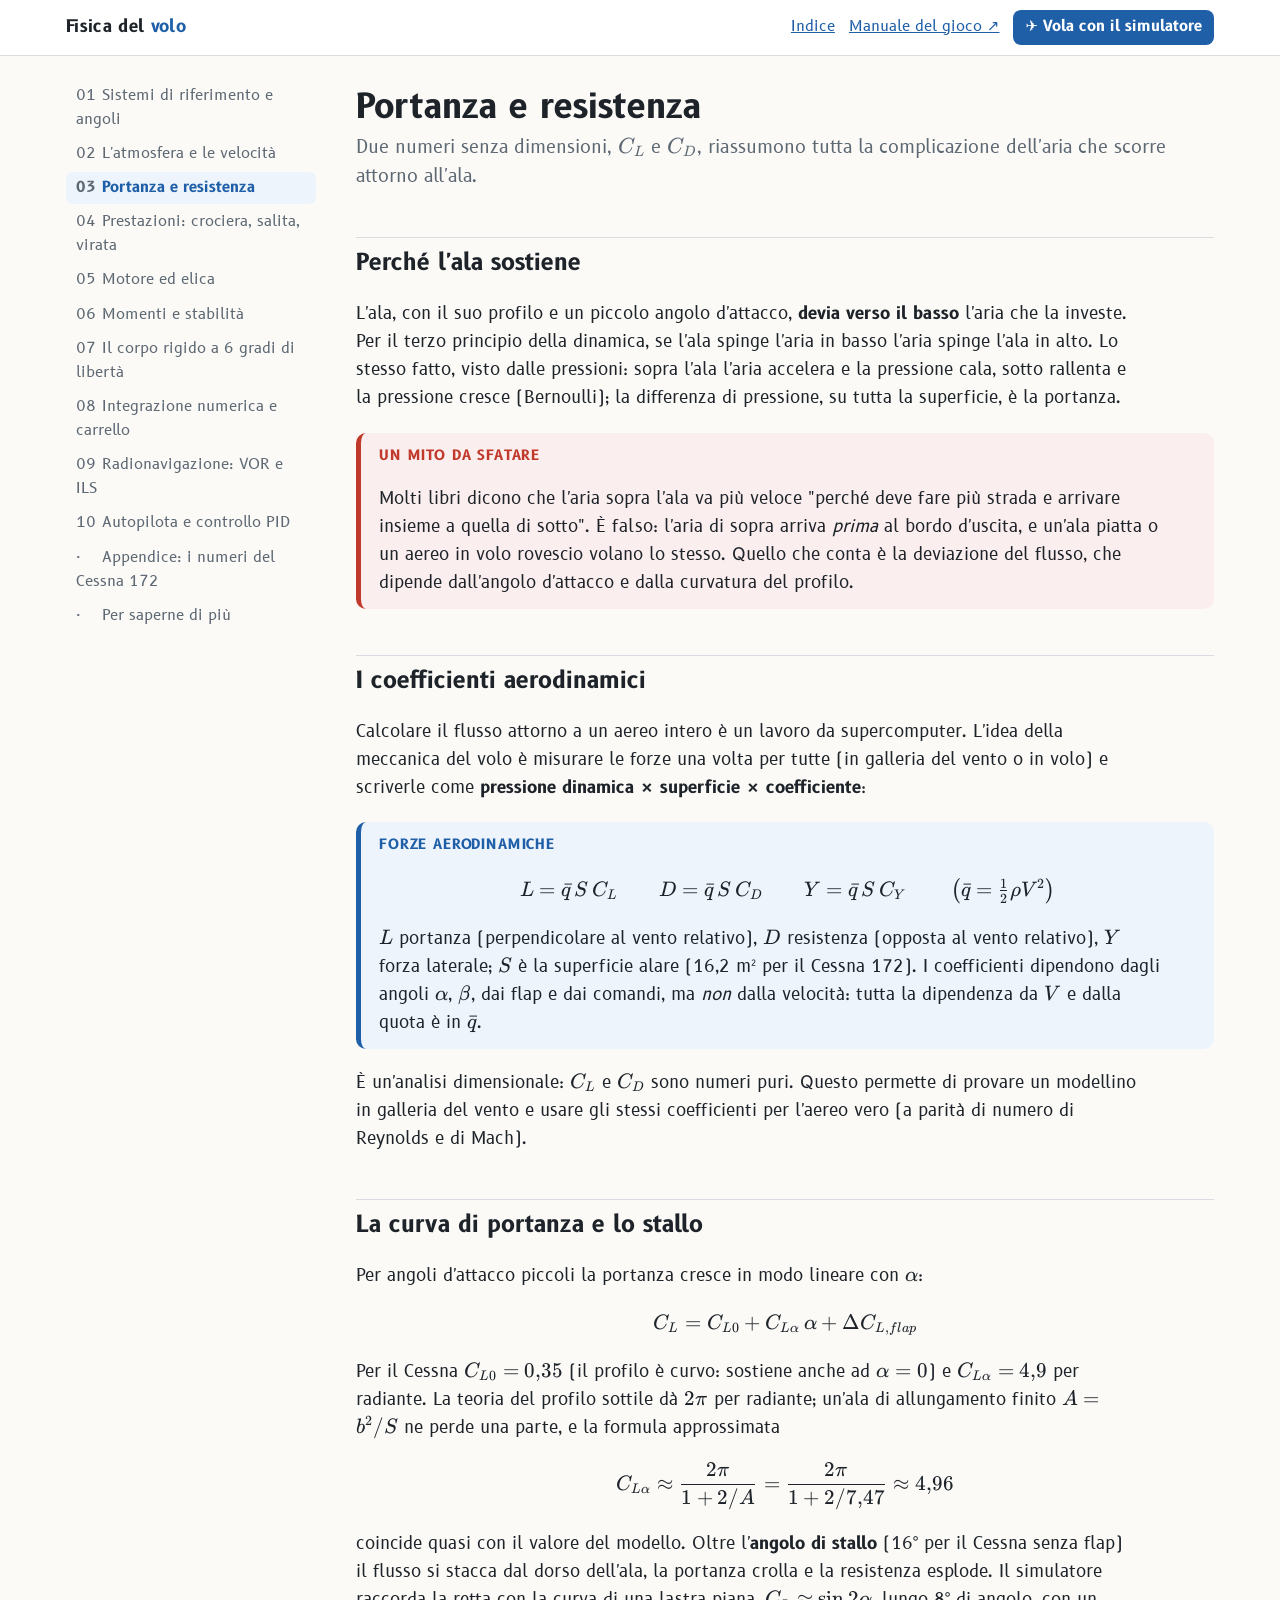
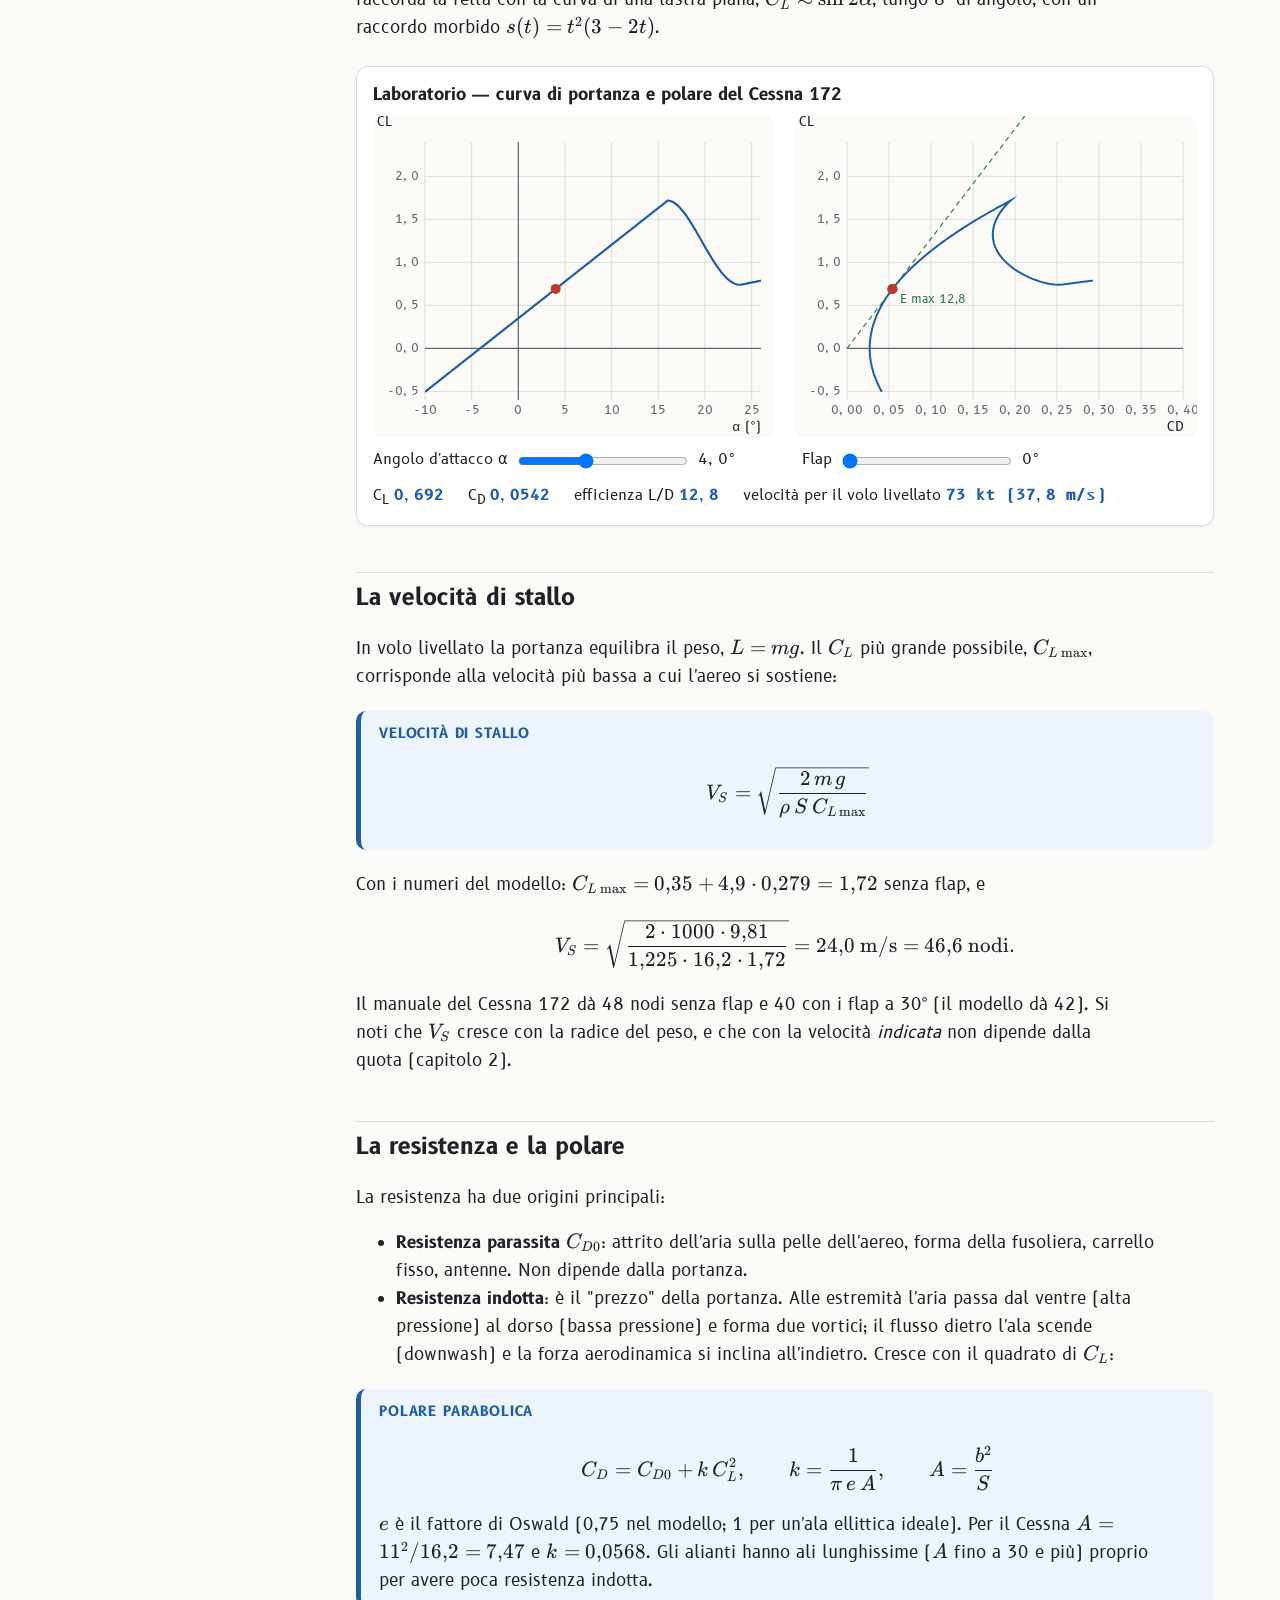
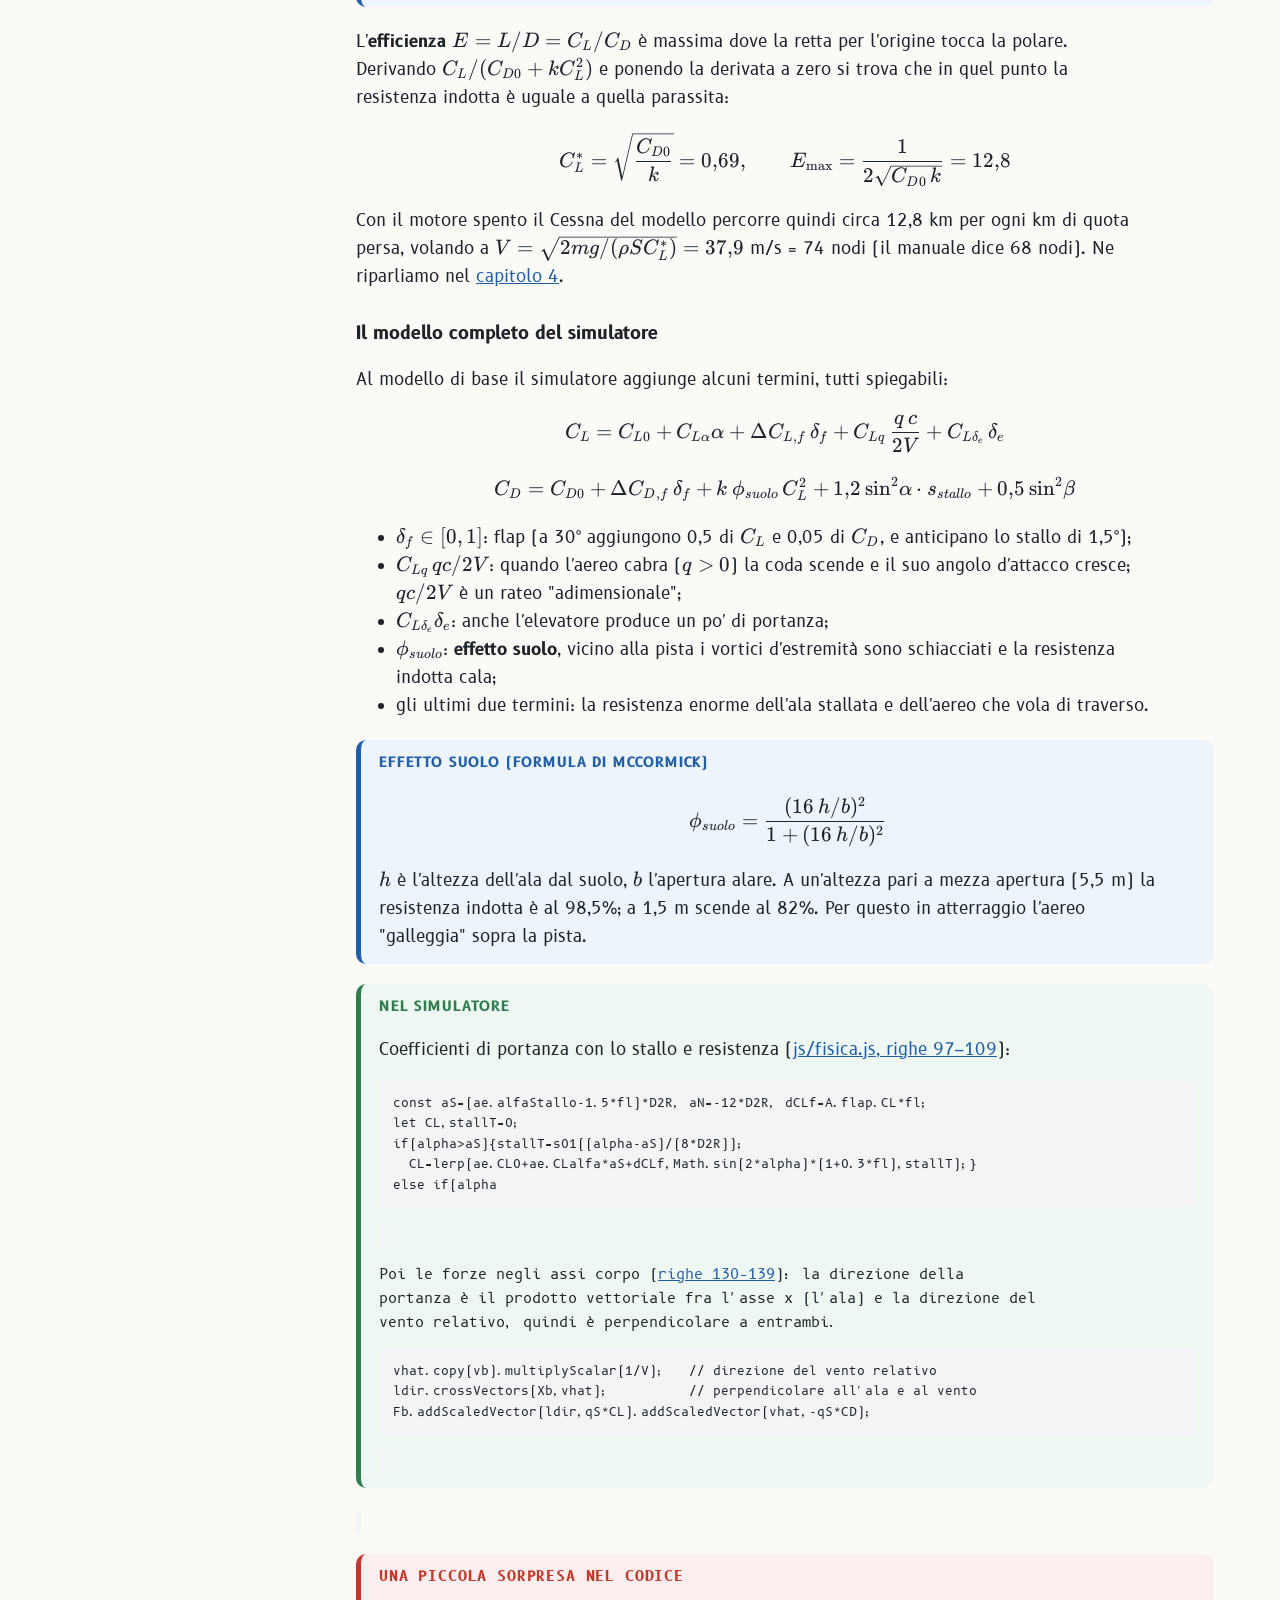
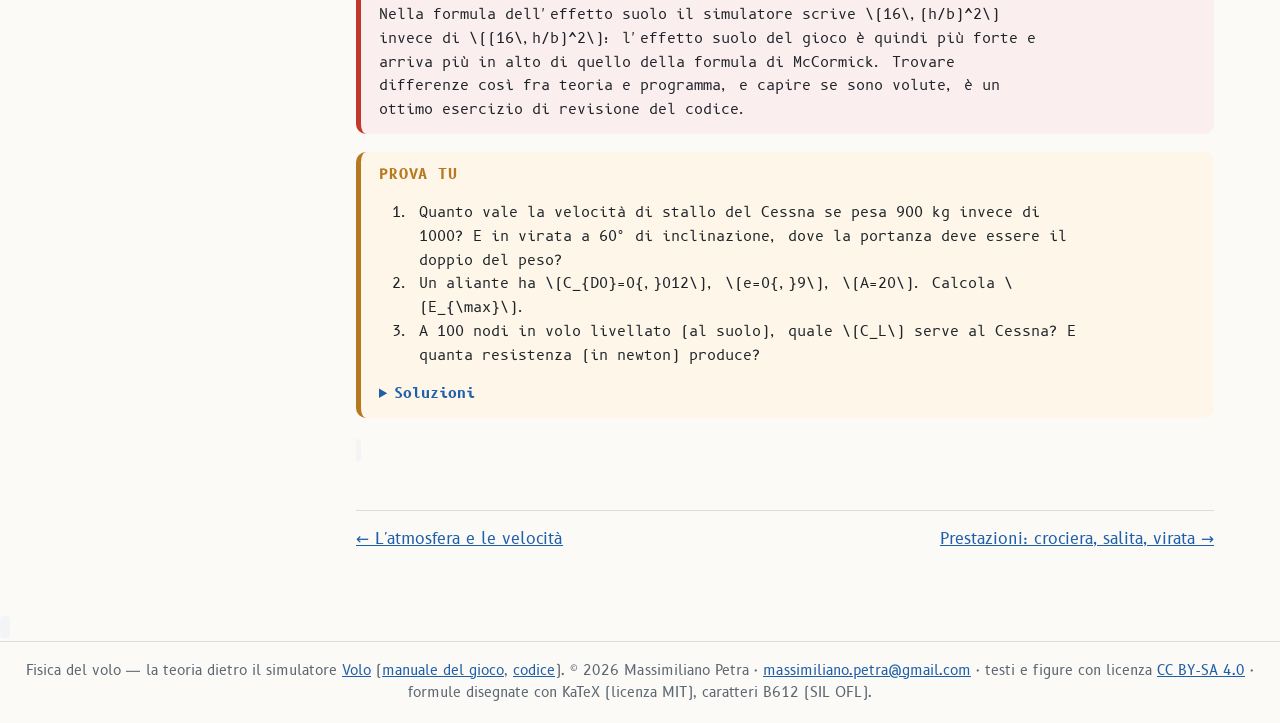
<file: capitoli/03-aerodinamica.html>
<!doctype html>
<html lang="it">
<head>
<meta charset="utf-8">
<meta name="viewport" content="width=device-width, initial-scale=1">
<link rel="icon" href="../img/icona.svg" type="image/svg+xml">
<title>Portanza e resistenza — Fisica del volo</title>
<link rel="stylesheet" href="../css/font.css">
<link rel="stylesheet" href="../lib/katex/katex.min.css">
<link rel="stylesheet" href="../css/stile.css">
<script src="../lib/katex/katex.min.js"></script>
<script src="../lib/katex/auto-render.min.js"></script>
<script src="../js/c172.js"></script>
<script src="../js/comune.js"></script>
</head>
<body>
<main>
<h1>Portanza e resistenza</h1>
<p class="sottotitolo">Due numeri senza dimensioni, \(C_L\) e \(C_D\), riassumono tutta la complicazione dell'aria che scorre attorno all'ala.</p>

<h2>Perché l'ala sostiene</h2>
<p>L'ala, con il suo profilo e un piccolo angolo d'attacco, <b>devia verso il basso</b> l'aria che la investe. Per il terzo principio della dinamica, se l'ala spinge l'aria in basso l'aria spinge l'ala in alto. Lo stesso fatto, visto dalle pressioni: sopra l'ala l'aria accelera e la pressione cala, sotto rallenta e la pressione cresce (Bernoulli); la differenza di pressione, su tutta la superficie, è la portanza.</p>
<div class="box attenzione">
  <div class="titolo">Un mito da sfatare</div>
  <p>Molti libri dicono che l'aria sopra l'ala va più veloce "perché deve fare più strada e arrivare insieme a quella di sotto". È falso: l'aria di sopra arriva <i>prima</i> al bordo d'uscita, e un'ala piatta o un aereo in volo rovescio volano lo stesso. Quello che conta è la deviazione del flusso, che dipende dall'angolo d'attacco e dalla curvatura del profilo.</p>
</div>

<h2>I coefficienti aerodinamici</h2>
<p>Calcolare il flusso attorno a un aereo intero è un lavoro da supercomputer. L'idea della meccanica del volo è misurare le forze una volta per tutte (in galleria del vento o in volo) e scriverle come <b>pressione dinamica × superficie × coefficiente</b>:</p>
<div class="box formula">
  <div class="titolo">Forze aerodinamiche</div>
  $$L=\bar q\,S\,C_L\qquad D=\bar q\,S\,C_D\qquad Y=\bar q\,S\,C_Y\qquad\left(\bar q=\tfrac12\rho V^2\right)$$
  <p>\(L\) portanza (perpendicolare al vento relativo), \(D\) resistenza (opposta al vento relativo), \(Y\) forza laterale; \(S\) è la superficie alare (16,2 m² per il Cessna 172). I coefficienti dipendono dagli angoli \(\alpha\), \(\beta\), dai flap e dai comandi, ma <i>non</i> dalla velocità: tutta la dipendenza da \(V\) e dalla quota è in \(\bar q\).</p>
</div>
<p>È un'analisi dimensionale: \(C_L\) e \(C_D\) sono numeri puri. Questo permette di provare un modellino in galleria del vento e usare gli stessi coefficienti per l'aereo vero (a parità di numero di Reynolds e di Mach).</p>

<h2>La curva di portanza e lo stallo</h2>
<p>Per angoli d'attacco piccoli la portanza cresce in modo lineare con \(\alpha\):</p>
$$C_L=C_{L0}+C_{L\alpha}\,\alpha+\Delta C_{L,flap}$$
<p>Per il Cessna \(C_{L0}=0{,}35\) (il profilo è curvo: sostiene anche ad \(\alpha=0\)) e \(C_{L\alpha}=4{,}9\) per radiante. La teoria del profilo sottile dà \(2\pi\) per radiante; un'ala di allungamento finito \(A=b^2/S\) ne perde una parte, e la formula approssimata</p>
$$C_{L\alpha}\approx\frac{2\pi}{1+2/A}=\frac{2\pi}{1+2/7{,}47}\approx4{,}96$$
<p>coincide quasi con il valore del modello. Oltre l'<b>angolo di stallo</b> (16° per il Cessna senza flap) il flusso si stacca dal dorso dell'ala, la portanza crolla e la resistenza esplode. Il simulatore raccorda la retta con la curva di una lastra piana, \(C_L\approx\sin2\alpha\), lungo 8° di angolo, con un raccordo morbido \(s(t)=t^2(3-2t)\).</p>

<div class="lab">
  <div class="titolo">Laboratorio — curva di portanza e polare del Cessna 172</div>
  <div class="colonne"><canvas id="cvCL"></canvas><canvas id="cvPol"></canvas></div>
  <div class="comandi">
    <label>Angolo d'attacco α <input type="range" id="al" min="-10" max="26" step="0.5" value="4"><output for="al"></output></label>
    <label>Flap <input type="range" id="fl" min="0" max="30" step="10" value="0"><output for="fl"></output></label>
  </div>
  <div class="risultati">
    <span>C<sub>L</sub> <b id="r-cl"></b></span><span>C<sub>D</sub> <b id="r-cd"></b></span><span>efficienza L/D <b id="r-e"></b></span>
    <span>velocità per il volo livellato <b id="r-v"></b></span><span id="r-st"></span>
  </div>
</div>

<h2>La velocità di stallo</h2>
<p>In volo livellato la portanza equilibra il peso, \(L=mg\). Il \(C_L\) più grande possibile, \(C_{L\max}\), corrisponde alla velocità più bassa a cui l'aereo si sostiene:</p>
<div class="box formula">
  <div class="titolo">Velocità di stallo</div>
  $$V_S=\sqrt{\frac{2\,m\,g}{\rho\,S\,C_{L\max}}}$$
</div>
<p>Con i numeri del modello: \(C_{L\max}=0{,}35+4{,}9\cdot0{,}279=1{,}72\) senza flap, e</p>
$$V_S=\sqrt{\frac{2\cdot1000\cdot9{,}81}{1{,}225\cdot16{,}2\cdot1{,}72}}=24{,}0\ \text{m/s}=46{,}6\ \text{nodi}.$$
<p>Il manuale del Cessna 172 dà 48 nodi senza flap e 40 con i flap a 30° (il modello dà 42). Si noti che \(V_S\) cresce con la radice del peso, e che con la velocità <i>indicata</i> non dipende dalla quota (capitolo 2).</p>

<h2>La resistenza e la polare</h2>
<p>La resistenza ha due origini principali:</p>
<ul>
  <li><b>Resistenza parassita</b> \(C_{D0}\): attrito dell'aria sulla pelle dell'aereo, forma della fusoliera, carrello fisso, antenne. Non dipende dalla portanza.</li>
  <li><b>Resistenza indotta</b>: è il "prezzo" della portanza. Alle estremità l'aria passa dal ventre (alta pressione) al dorso (bassa pressione) e forma due vortici; il flusso dietro l'ala scende (downwash) e la forza aerodinamica si inclina all'indietro. Cresce con il quadrato di \(C_L\):</li>
</ul>
<div class="box formula">
  <div class="titolo">Polare parabolica</div>
  $$C_D=C_{D0}+k\,C_L^2,\qquad k=\frac{1}{\pi\,e\,A},\qquad A=\frac{b^2}{S}$$
  <p>\(e\) è il fattore di Oswald (0,75 nel modello; 1 per un'ala ellittica ideale). Per il Cessna \(A=11^2/16{,}2=7{,}47\) e \(k=0{,}0568\). Gli alianti hanno ali lunghissime (\(A\) fino a 30 e più) proprio per avere poca resistenza indotta.</p>
</div>
<p>L'<b>efficienza</b> \(E=L/D=C_L/C_D\) è massima dove la retta per l'origine tocca la polare. Derivando \(C_L/(C_{D0}+kC_L^2)\) e ponendo la derivata a zero si trova che in quel punto la resistenza indotta è uguale a quella parassita:</p>
$$C_L^{*}=\sqrt{\frac{C_{D0}}{k}}=0{,}69,\qquad E_{\max}=\frac{1}{2\sqrt{C_{D0}\,k}}=12{,}8$$
<p>Con il motore spento il Cessna del modello percorre quindi circa 12,8 km per ogni km di quota persa, volando a \(V=\sqrt{2mg/(\rho S C_L^{*})}=37{,}9\) m/s = 74 nodi (il manuale dice 68 nodi). Ne riparliamo nel <a href="04-prestazioni.html">capitolo 4</a>.</p>

<h3>Il modello completo del simulatore</h3>
<p>Al modello di base il simulatore aggiunge alcuni termini, tutti spiegabili:</p>
$$C_L=C_{L0}+C_{L\alpha}\alpha+\Delta C_{L,f}\,\delta_f+C_{Lq}\,\frac{q\,c}{2V}+C_{L\delta_e}\,\delta_e$$
$$C_D=C_{D0}+\Delta C_{D,f}\,\delta_f+k\,\phi_{suolo}\,C_L^2+1{,}2\sin^2\!\alpha\cdot s_{stallo}+0{,}5\sin^2\!\beta$$
<ul>
  <li>\(\delta_f\in[0,1]\): flap (a 30° aggiungono 0,5 di \(C_L\) e 0,05 di \(C_D\), e anticipano lo stallo di 1,5°);</li>
  <li>\(C_{Lq}\,qc/2V\): quando l'aereo cabra (\(q>0\)) la coda scende e il suo angolo d'attacco cresce; \(qc/2V\) è un rateo "adimensionale";</li>
  <li>\(C_{L\delta_e}\delta_e\): anche l'elevatore produce un po' di portanza;</li>
  <li>\(\phi_{suolo}\): <b>effetto suolo</b>, vicino alla pista i vortici d'estremità sono schiacciati e la resistenza indotta cala;</li>
  <li>gli ultimi due termini: la resistenza enorme dell'ala stallata e dell'aereo che vola di traverso.</li>
</ul>
<div class="box formula">
  <div class="titolo">Effetto suolo (formula di McCormick)</div>
  $$\phi_{suolo}=\frac{(16\,h/b)^2}{1+(16\,h/b)^2}$$
  <p>\(h\) è l'altezza dell'ala dal suolo, \(b\) l'apertura alare. A un'altezza pari a mezza apertura (5,5 m) la resistenza indotta è al 98,5%; a 1,5 m scende al 82%. Per questo in atterraggio l'aereo "galleggia" sopra la pista.</p>
</div>

<div class="box nelsim">
  <div class="titolo">Nel simulatore</div>
  <p>Coefficienti di portanza con lo stallo e resistenza (<a data-codice="js/fisica.js#L97-L109">js/fisica.js, righe 97–109</a>):</p>
<pre><code>const aS=(ae.alfaStallo-1.5*fl)*D2R, aN=-12*D2R, dCLf=A.flap.CL*fl;
let CL,stallT=0;
if(alpha>aS){stallT=s01((alpha-aS)/(8*D2R));
  CL=lerp(ae.CL0+ae.CLalfa*aS+dCLf,Math.sin(2*alpha)*(1+0.3*fl),stallT);}
else if(alpha<aN){...}
else CL=ae.CL0+ae.CLalfa*alpha+dCLf;
CL+=ae.CLq*q*cc+ae.CLde*de;
const hAla=Math.max(0.3,st.agl+altRuote+0.8)/b, ge=16*hAla*hAla/(1+16*hAla*hAla);
const CD=ae.CD0+A.flap.CD*fl+kInd*ge*CL*CL+1.2*sa*sa*stallT+0.5*sb*sb;</code></pre>
  <p>Poi le forze negli assi corpo (<a data-codice="js/fisica.js#L130-L139">righe 130–139</a>): la direzione della portanza è il prodotto vettoriale fra l'asse x (l'ala) e la direzione del vento relativo, quindi è perpendicolare a entrambi.</p>
<pre><code>vhat.copy(vb).multiplyScalar(1/V);   // direzione del vento relativo
ldir.crossVectors(Xb,vhat);          // perpendicolare all'ala e al vento
Fb.addScaledVector(ldir,qS*CL).addScaledVector(vhat,-qS*CD);</code></pre>
</div>
<div class="box attenzione">
  <div class="titolo">Una piccola sorpresa nel codice</div>
  <p>Nella formula dell'effetto suolo il simulatore scrive \(16\,(h/b)^2\) invece di \((16\,h/b)^2\): l'effetto suolo del gioco è quindi più forte e arriva più in alto di quello della formula di McCormick. Trovare differenze così fra teoria e programma, e capire se sono volute, è un ottimo esercizio di revisione del codice.</p>
</div>

<div class="box prova">
  <div class="titolo">Prova tu</div>
  <ol>
    <li>Quanto vale la velocità di stallo del Cessna se pesa 900 kg invece di 1000? E in virata a 60° di inclinazione, dove la portanza deve essere il doppio del peso?</li>
    <li>Un aliante ha \(C_{D0}=0{,}012\), \(e=0{,}9\), \(A=20\). Calcola \(E_{\max}\).</li>
    <li>A 100 nodi in volo livellato (al suolo), quale \(C_L\) serve al Cessna? E quanta resistenza (in newton) produce?</li>
  </ol>
  <details><summary>Soluzioni</summary>
    <ol>
      <li>\(V_S\propto\sqrt{m}\): \(46{,}6\sqrt{0{,}9}=44{,}2\) nodi. Con portanza doppia: \(46{,}6\sqrt2=65{,}9\) nodi. Si stalla anche ad alta velocità, se si chiede troppo all'ala!</li>
      <li>\(k=1/(\pi\cdot0{,}9\cdot20)=0{,}0177\); \(E_{\max}=1/(2\sqrt{0{,}012\cdot0{,}0177})=34{,}3\).</li>
      <li>\(\bar q=1621\) Pa; \(C_L=9810/(1621\cdot16{,}2)=0{,}374\); \(C_D=0{,}027+0{,}0568\cdot0{,}374^2=0{,}0349\); \(D=1621\cdot16{,}2\cdot0{,}0349=917\) N. L'efficienza è 10,7: a 100 nodi si vola più veloci del punto di massima efficienza.</li>
    </ol>
  </details>
</div>
</main>
<script>
window.addEventListener('load',()=>{
  const A=window.AEREO,ae=A.aero,D2R=FV.D2R,S=A.ala.superficie,b=A.ala.apertura,m=A.massa;
  const kInd=1/(Math.PI*ae.e*(b*b/S));
  const s01=t=>{t=Math.max(0,Math.min(1,t));return t*t*(3-2*t);},lerp=(a,c,t)=>a+(c-a)*t;
  // stesso calcolo di js/fisica.js (senza ratei, comandi ed effetto suolo)
  function coeff(aDeg,fl){
    const alpha=aDeg*D2R,aS=(ae.alfaStallo-1.5*fl)*D2R,aN=-12*D2R,dCLf=A.flap.CL*fl;
    let CL,st=0;
    if(alpha>aS){st=s01((alpha-aS)/(8*D2R));CL=lerp(ae.CL0+ae.CLalfa*aS+dCLf,Math.sin(2*alpha)*(1+0.3*fl),st);}
    else if(alpha<aN){st=s01((aN-alpha)/(8*D2R));CL=lerp(ae.CL0+ae.CLalfa*aN+dCLf,Math.sin(2*alpha),st);}
    else CL=ae.CL0+ae.CLalfa*alpha+dCLf;
    const CD=ae.CD0+A.flap.CD*fl+kInd*CL*CL+1.2*Math.sin(alpha)**2*st;
    return {CL,CD,st};
  }
  const gCL=FV.grafico(document.getElementById('cvCL'),{x:[-10,26],y:[-0.6,2.4],etX:'α (°)',etY:'CL',rapporto:0.8});
  const gP=FV.grafico(document.getElementById('cvPol'),{x:[0,0.4],y:[-0.6,2.4],etX:'CD',etY:'CL',rapporto:0.8});
  let al=4,fl=0;
  function agg(){
    const f=fl/30,c=coeff(al,f);
    gCL.pulisci();gCL.assi();
    if(f>0)gCL.curva(x=>coeff(x,0).CL,FV.colore('tenue'),1.2,[4,4]);
    gCL.curva(x=>coeff(x,f).CL,FV.colore('accento'));
    gCL.punto(al,c.CL,FV.colore('accento2'));
    gP.pulisci();gP.assi();
    // polare: curva parametrica in alfa
    const xs=[],ys=[];for(let a=-10;a<=26;a+=0.25){const k=coeff(a,f);xs.push(k.CD);ys.push(k.CL);}
    gP.serie(xs,ys,FV.colore('accento'));
    // tangente dall'origine (massima efficienza)
    let best=0,ab=0;for(let a=-5;a<=16;a+=0.05){const k=coeff(a,f);if(k.CL/k.CD>best){best=k.CL/k.CD;ab=a;}}
    const kb=coeff(ab,f);gP.linea(0,0,0.4,0.4*kb.CL/kb.CD,FV.colore('verde'),1.2,[5,4]);
    gP.punto(kb.CD,kb.CL,FV.colore('verde'),'E max '+FV.fmt(best,1),8,8);
    gP.punto(c.CD,c.CL,FV.colore('accento2'));
    document.getElementById('r-cl').textContent=FV.fmt(c.CL,3);
    document.getElementById('r-cd').textContent=FV.fmt(c.CD,4);
    document.getElementById('r-e').textContent=FV.fmt(c.CL/c.CD,1);
    const V=c.CL>0.05?Math.sqrt(2*m*9.81/(1.225*S*c.CL)):NaN;
    document.getElementById('r-v').textContent=Number.isFinite(V)?FV.fmt(V*FV.KT,0)+' kt ('+FV.fmt(V,1)+' m/s)':'—';
    document.getElementById('r-st').innerHTML=c.st>0.01?'<b style="color:var(--accento2)">STALLO</b>':'';
  }
  FV.cursore('al',v=>{al=v;agg();},v=>FV.fmt(v,1)+'°').agg();
  FV.cursore('fl',v=>{fl=v;agg();},v=>v+'°').agg();
  window.addEventListener('resize',agg);
});
</script>
</body>
</html>
</file>
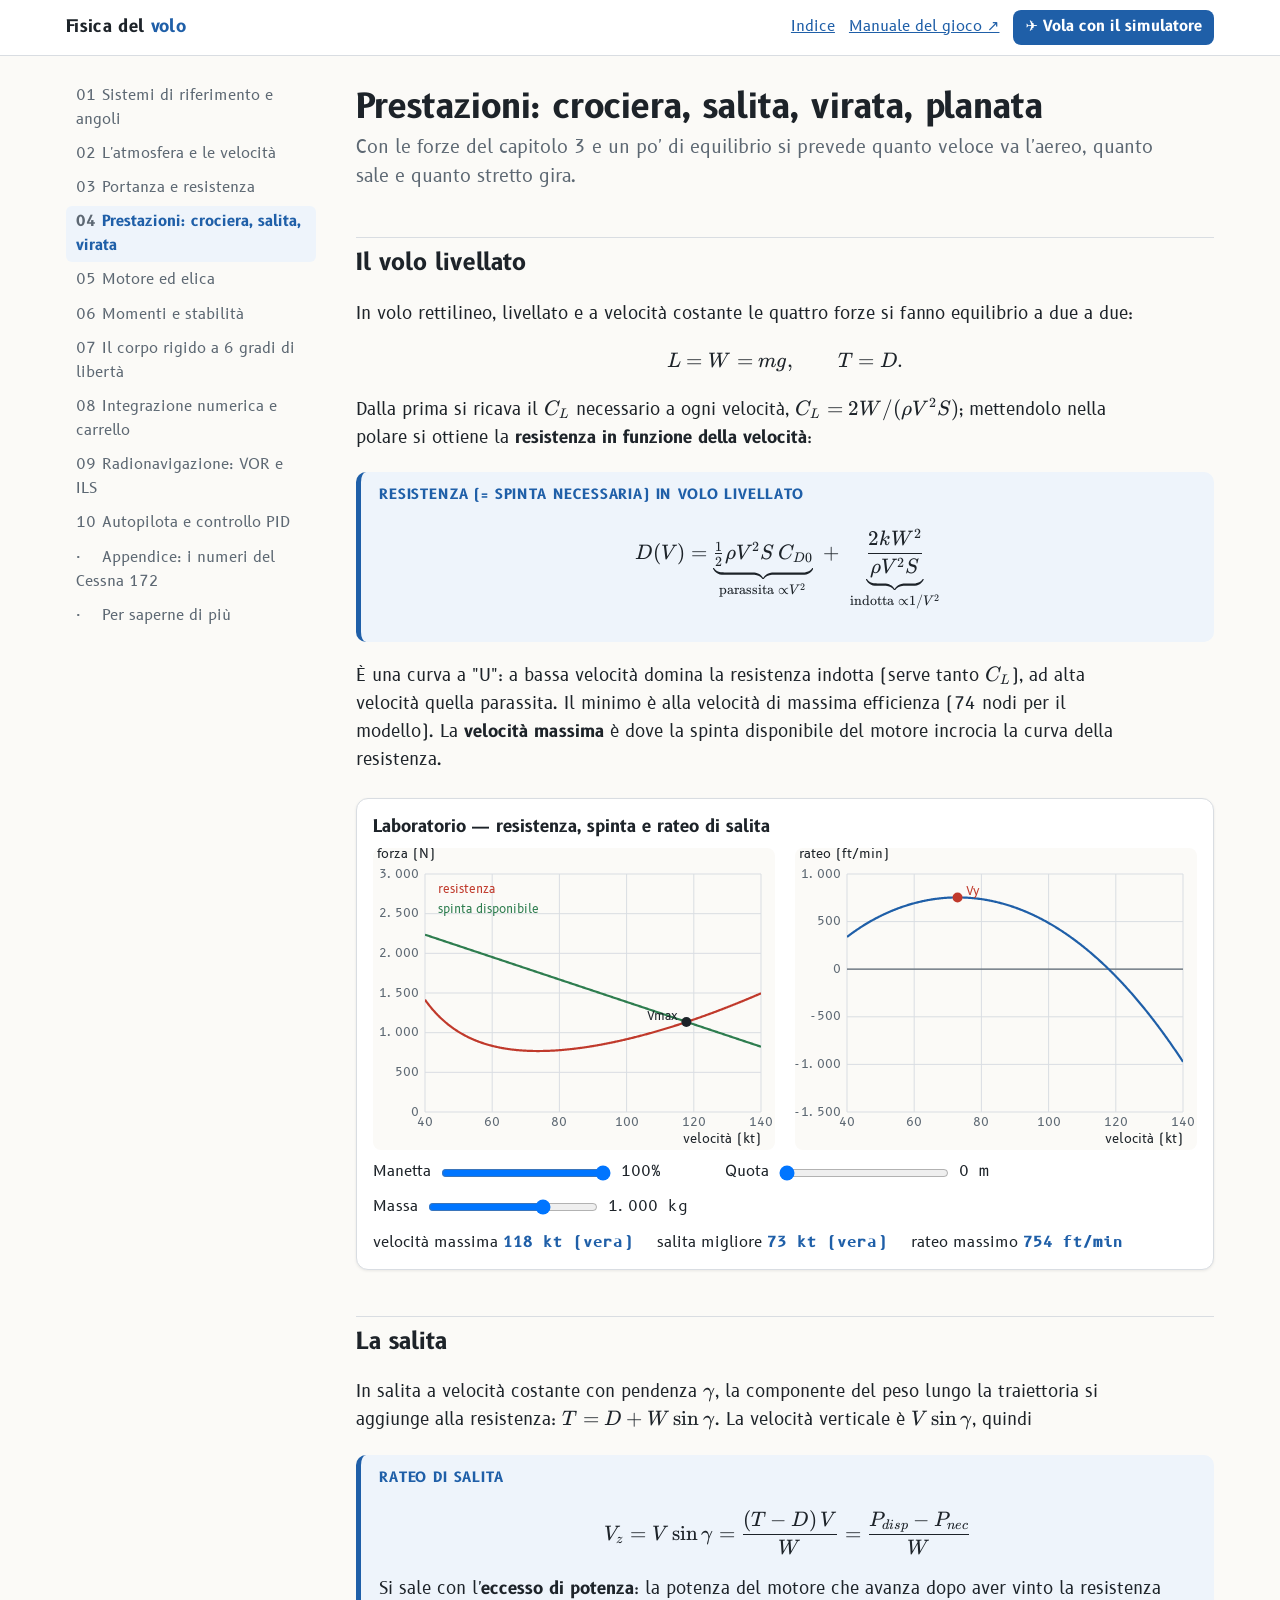
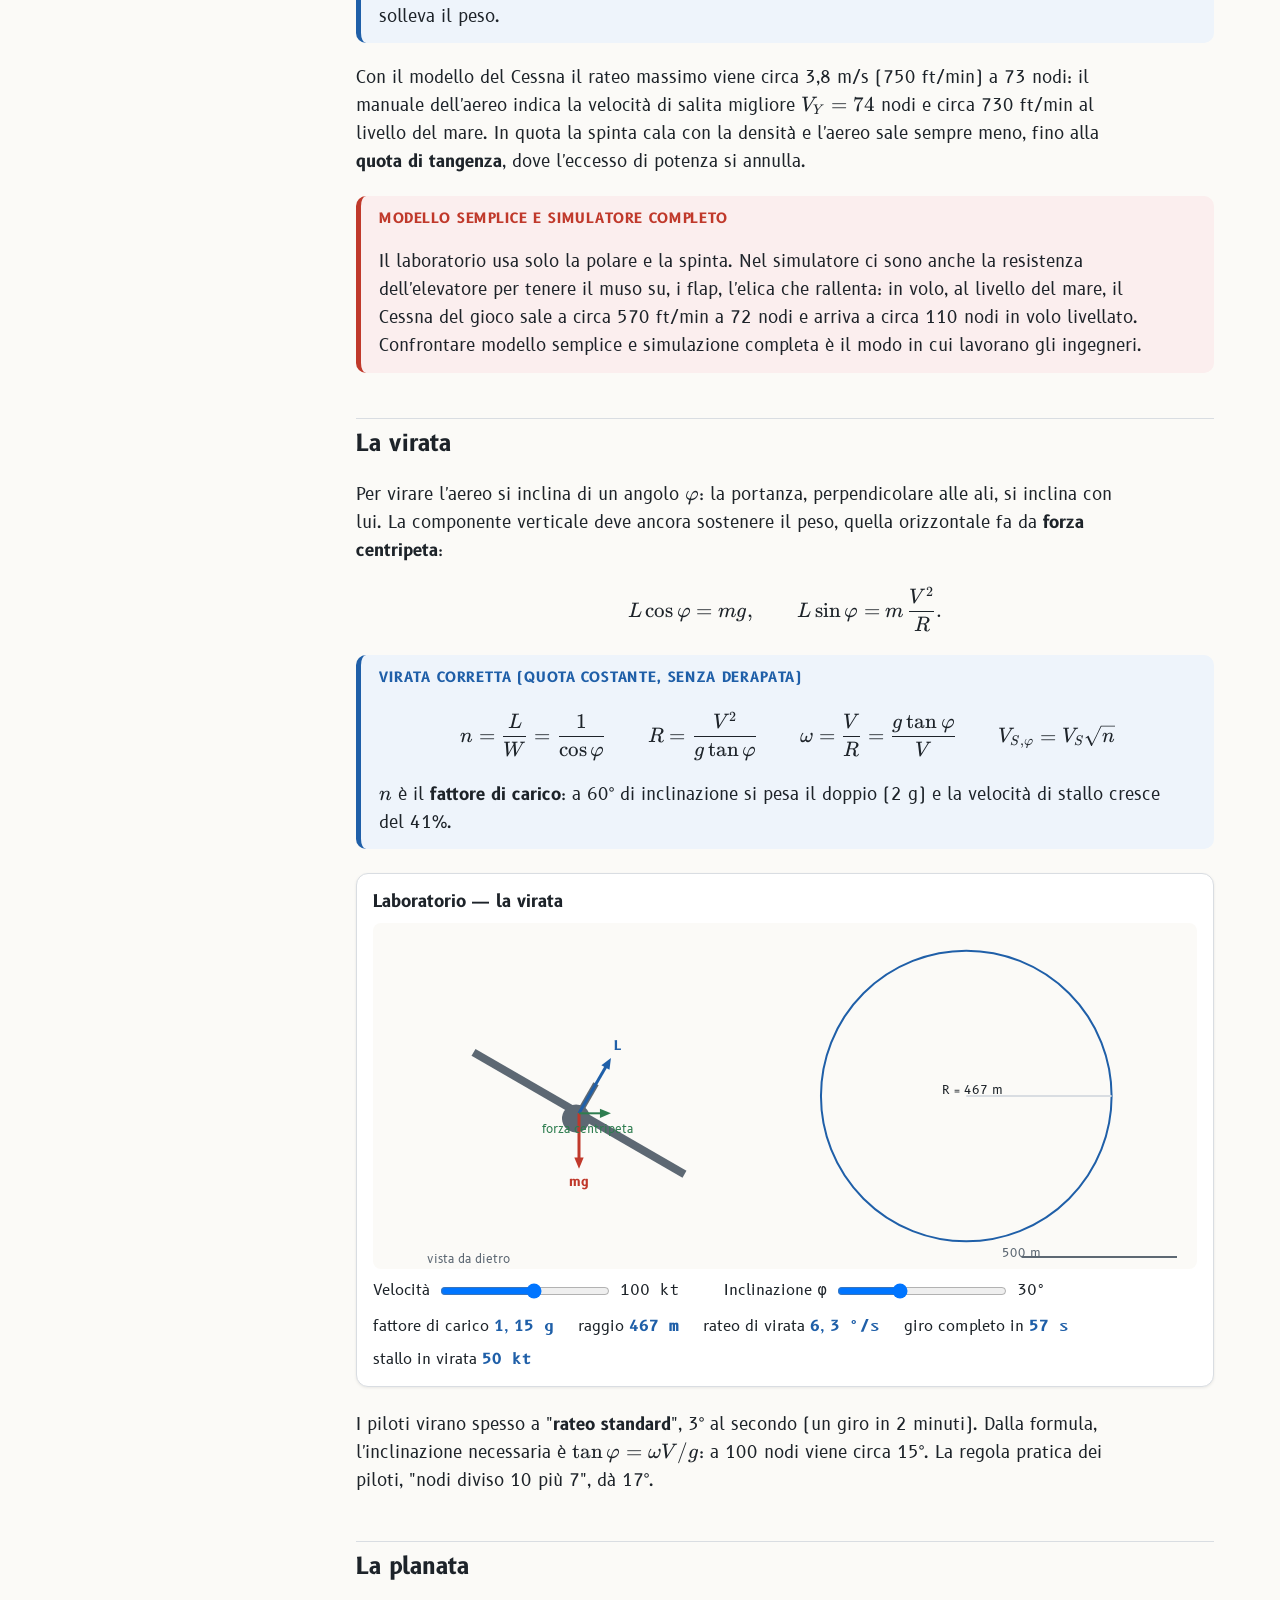
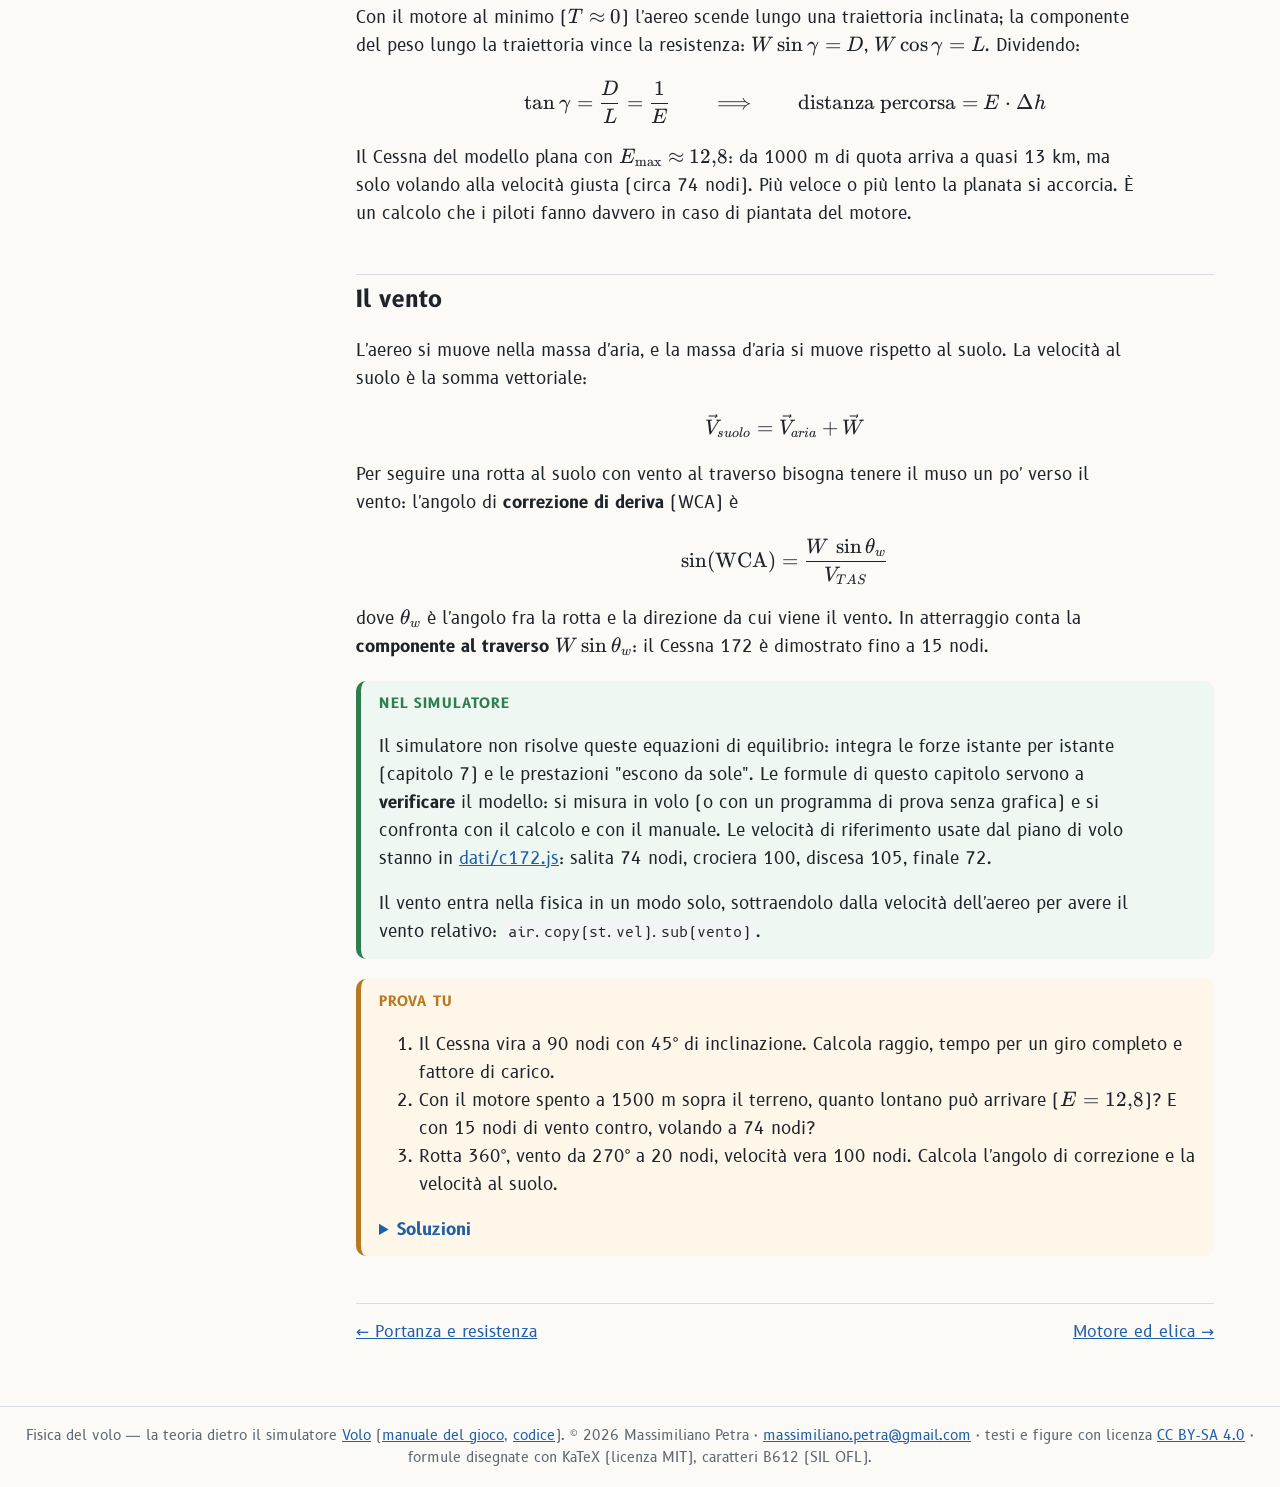
<file: capitoli/04-prestazioni.html>
<!doctype html>
<html lang="it">
<head>
<meta charset="utf-8">
<meta name="viewport" content="width=device-width, initial-scale=1">
<link rel="icon" href="../img/icona.svg" type="image/svg+xml">
<title>Prestazioni — Fisica del volo</title>
<link rel="stylesheet" href="../css/font.css">
<link rel="stylesheet" href="../lib/katex/katex.min.css">
<link rel="stylesheet" href="../css/stile.css">
<script src="../lib/katex/katex.min.js"></script>
<script src="../lib/katex/auto-render.min.js"></script>
<script src="../js/c172.js"></script>
<script src="../js/comune.js"></script>
</head>
<body>
<main>
<h1>Prestazioni: crociera, salita, virata, planata</h1>
<p class="sottotitolo">Con le forze del capitolo 3 e un po' di equilibrio si prevede quanto veloce va l'aereo, quanto sale e quanto stretto gira.</p>

<h2>Il volo livellato</h2>
<p>In volo rettilineo, livellato e a velocità costante le quattro forze si fanno equilibrio a due a due:</p>
$$L=W=mg,\qquad T=D.$$
<p>Dalla prima si ricava il \(C_L\) necessario a ogni velocità, \(C_L=2W/(\rho V^2S)\); mettendolo nella polare si ottiene la <b>resistenza in funzione della velocità</b>:</p>
<div class="box formula">
  <div class="titolo">Resistenza (= spinta necessaria) in volo livellato</div>
  $$D(V)=\underbrace{\tfrac12\rho V^2 S\,C_{D0}}_{\text{parassita}\ \propto V^2}\;+\;\underbrace{\frac{2kW^2}{\rho V^2 S}}_{\text{indotta}\ \propto 1/V^2}$$
</div>
<p>È una curva a "U": a bassa velocità domina la resistenza indotta (serve tanto \(C_L\)), ad alta velocità quella parassita. Il minimo è alla velocità di massima efficienza (74 nodi per il modello). La <b>velocità massima</b> è dove la spinta disponibile del motore incrocia la curva della resistenza.</p>

<div class="lab">
  <div class="titolo">Laboratorio — resistenza, spinta e rateo di salita</div>
  <div class="colonne"><canvas id="cvTD"></canvas><canvas id="cvRC"></canvas></div>
  <div class="comandi">
    <label>Manetta <input type="range" id="thr" min="0" max="100" step="5" value="100"><output for="thr"></output></label>
    <label>Quota <input type="range" id="hq" min="0" max="4000" step="100" value="0"><output for="hq"></output></label>
    <label>Massa <input type="range" id="ms" min="750" max="1110" step="10" value="1000"><output for="ms"></output></label>
  </div>
  <div class="risultati">
    <span>velocità massima <b id="r-vmax"></b></span><span>salita migliore <b id="r-vy"></b></span><span>rateo massimo <b id="r-rc"></b></span>
  </div>
</div>

<h2>La salita</h2>
<p>In salita a velocità costante con pendenza \(\gamma\), la componente del peso lungo la traiettoria si aggiunge alla resistenza: \(T=D+W\sin\gamma\). La velocità verticale è \(V\sin\gamma\), quindi</p>
<div class="box formula">
  <div class="titolo">Rateo di salita</div>
  $$V_z=V\sin\gamma=\frac{(T-D)\,V}{W}=\frac{P_{disp}-P_{nec}}{W}$$
  <p>Si sale con l'<b>eccesso di potenza</b>: la potenza del motore che avanza dopo aver vinto la resistenza solleva il peso.</p>
</div>
<p>Con il modello del Cessna il rateo massimo viene circa 3,8 m/s (750 ft/min) a 73 nodi: il manuale dell'aereo indica la velocità di salita migliore \(V_Y=74\) nodi e circa 730 ft/min al livello del mare. In quota la spinta cala con la densità e l'aereo sale sempre meno, fino alla <b>quota di tangenza</b>, dove l'eccesso di potenza si annulla.</p>
<div class="box attenzione">
  <div class="titolo">Modello semplice e simulatore completo</div>
  <p>Il laboratorio usa solo la polare e la spinta. Nel simulatore ci sono anche la resistenza dell'elevatore per tenere il muso su, i flap, l'elica che rallenta: in volo, al livello del mare, il Cessna del gioco sale a circa 570 ft/min a 72 nodi e arriva a circa 110 nodi in volo livellato. Confrontare modello semplice e simulazione completa è il modo in cui lavorano gli ingegneri.</p>
</div>

<h2>La virata</h2>
<p>Per virare l'aereo si inclina di un angolo \(\varphi\): la portanza, perpendicolare alle ali, si inclina con lui. La componente verticale deve ancora sostenere il peso, quella orizzontale fa da <b>forza centripeta</b>:</p>
$$L\cos\varphi=mg,\qquad L\sin\varphi=m\,\frac{V^2}{R}.$$
<div class="box formula">
  <div class="titolo">Virata corretta (quota costante, senza derapata)</div>
  $$n=\frac{L}{W}=\frac{1}{\cos\varphi}\qquad R=\frac{V^2}{g\tan\varphi}\qquad \omega=\frac{V}{R}=\frac{g\tan\varphi}{V}\qquad V_{S,\varphi}=V_S\sqrt{n}$$
  <p>\(n\) è il <b>fattore di carico</b>: a 60° di inclinazione si pesa il doppio (2 g) e la velocità di stallo cresce del 41%.</p>
</div>

<div class="lab">
  <div class="titolo">Laboratorio — la virata</div>
  <canvas id="cvVir"></canvas>
  <div class="comandi">
    <label>Velocità <input type="range" id="vv" min="50" max="140" step="1" value="100"><output for="vv"></output></label>
    <label>Inclinazione φ <input type="range" id="fi" min="5" max="75" step="1" value="30"><output for="fi"></output></label>
  </div>
  <div class="risultati">
    <span>fattore di carico <b id="r-n"></b></span><span>raggio <b id="r-r"></b></span>
    <span>rateo di virata <b id="r-w"></b></span><span>giro completo in <b id="r-t"></b></span><span>stallo in virata <b id="r-vs"></b></span>
  </div>
</div>
<p>I piloti virano spesso a "<b>rateo standard</b>", 3° al secondo (un giro in 2 minuti). Dalla formula, l'inclinazione necessaria è \(\tan\varphi=\omega V/g\): a 100 nodi viene circa 15°. La regola pratica dei piloti, "nodi diviso 10 più 7", dà 17°.</p>

<h2>La planata</h2>
<p>Con il motore al minimo (\(T\approx0\)) l'aereo scende lungo una traiettoria inclinata; la componente del peso lungo la traiettoria vince la resistenza: \(W\sin\gamma=D\), \(W\cos\gamma=L\). Dividendo:</p>
$$\tan\gamma=\frac{D}{L}=\frac1E\qquad\Longrightarrow\qquad \text{distanza percorsa}=E\cdot\Delta h$$
<p>Il Cessna del modello plana con \(E_{\max}\approx12{,}8\): da 1000 m di quota arriva a quasi 13 km, ma solo volando alla velocità giusta (circa 74 nodi). Più veloce o più lento la planata si accorcia. È un calcolo che i piloti fanno davvero in caso di piantata del motore.</p>

<h2>Il vento</h2>
<p>L'aereo si muove nella massa d'aria, e la massa d'aria si muove rispetto al suolo. La velocità al suolo è la somma vettoriale:</p>
$$\vec V_{suolo}=\vec V_{aria}+\vec W$$
<p>Per seguire una rotta al suolo con vento al traverso bisogna tenere il muso un po' verso il vento: l'angolo di <b>correzione di deriva</b> (WCA) è</p>
$$\sin(\text{WCA})=\frac{W\,\sin\theta_w}{V_{TAS}}$$
<p>dove \(\theta_w\) è l'angolo fra la rotta e la direzione da cui viene il vento. In atterraggio conta la <b>componente al traverso</b> \(W\sin\theta_w\): il Cessna 172 è dimostrato fino a 15 nodi.</p>

<div class="box nelsim">
  <div class="titolo">Nel simulatore</div>
  <p>Il simulatore non risolve queste equazioni di equilibrio: integra le forze istante per istante (capitolo 7) e le prestazioni "escono da sole". Le formule di questo capitolo servono a <b>verificare</b> il modello: si misura in volo (o con un programma di prova senza grafica) e si confronta con il calcolo e con il manuale. Le velocità di riferimento usate dal piano di volo stanno in <a data-codice="dati/c172.js#L17">dati/c172.js</a>: salita 74 nodi, crociera 100, discesa 105, finale 72.</p>
  <p>Il vento entra nella fisica in un modo solo, sottraendolo dalla velocità dell'aereo per avere il vento relativo: <code>air.copy(st.vel).sub(vento)</code>.</p>
</div>

<div class="box prova">
  <div class="titolo">Prova tu</div>
  <ol>
    <li>Il Cessna vira a 90 nodi con 45° di inclinazione. Calcola raggio, tempo per un giro completo e fattore di carico.</li>
    <li>Con il motore spento a 1500 m sopra il terreno, quanto lontano può arrivare (\(E=12{,}8\))? E con 15 nodi di vento contro, volando a 74 nodi?</li>
    <li>Rotta 360°, vento da 270° a 20 nodi, velocità vera 100 nodi. Calcola l'angolo di correzione e la velocità al suolo.</li>
  </ol>
  <details><summary>Soluzioni</summary>
    <ol>
      <li>\(V=46{,}3\) m/s; \(R=46{,}3^2/(9{,}81\cdot1)=218\) m; \(\omega=0{,}212\) rad/s = 12,1°/s, un giro in 30 s; \(n=1{,}41\).</li>
      <li>Senza vento \(1500\cdot12{,}8=19{,}2\) km. Con vento contro la velocità al suolo è \(59/74\) di quella in aria, e così la distanza: circa 15,3 km (in realtà conviene volare un po' più veloci).</li>
      <li>\(\sin(\text{WCA})=20\cdot\sin90^\circ/100=0{,}2\): WCA = 11,5°, prua 348,5°. Velocità al suolo \(\sqrt{100^2-20^2}=98\) nodi.</li>
    </ol>
  </details>
</div>
</main>
<script>
window.addEventListener('load',()=>{
  const A=window.AEREO,S=A.ala.superficie,b=A.ala.apertura,CD0=A.aero.CD0,k=1/(Math.PI*A.aero.e*b*b/S);
  const T0=A.motore.spintaStatica,Vm=A.motore.velocitaMaxElica,KT=FV.KT;
  let thr=1,hq=0,ms=1000;
  const gTD=FV.grafico(document.getElementById('cvTD'),{x:[40,140],y:[0,3000],etX:'velocità (kt)',etY:'forza (N)',rapporto:0.75});
  const gRC=FV.grafico(document.getElementById('cvRC'),{x:[40,140],y:[-1500,1000],etX:'velocità (kt)',etY:'rateo (ft/min)',rapporto:0.75});
  function agg(){
    const rho=1.225*Math.pow(1-2.2558e-5*hq,4.2559),W=ms*9.81;
    // velocità VERA in m/s dal valore in nodi sull'asse (il grafico è in velocità vera)
    const D=kt=>{const V=kt/KT,q=0.5*rho*V*V,CL=W/(q*S);return q*S*(CD0+k*CL*CL);};
    const T=kt=>(0.03+0.97*thr)*T0*Math.max(0,1-kt/KT/Vm)*(rho/1.225);
    const RC=kt=>(T(kt)-D(kt))*(kt/KT)/W*196.85;
    gTD.pulisci();gTD.assi();
    gTD.curva(D,FV.colore('accento2'));gTD.curva(T,FV.colore('verde'));
    gTD.testo(44,2800,'resistenza',FV.colore('accento2'));gTD.testo(44,2550,'spinta disponibile',FV.colore('verde'));
    let vmax=NaN;for(let v=40;v<=140;v+=0.1)if(T(v)>=D(v))vmax=v;
    if(Number.isFinite(vmax))gTD.punto(vmax,D(vmax),FV.colore('testo'),'Vmax',-8,-8);
    gRC.pulisci();gRC.assi();gRC.curva(RC,FV.colore('accento'));
    let best=-1e9,vy=0;for(let v=40;v<=140;v+=0.1){const r=RC(v);if(r>best){best=r;vy=v;}}
    gRC.punto(vy,best,FV.colore('accento2'),'Vy');
    document.getElementById('r-vmax').textContent=Number.isFinite(vmax)?FV.fmt(vmax)+' kt (vera)':'non si vola livellati';
    document.getElementById('r-vy').textContent=FV.fmt(vy)+' kt (vera)';
    document.getElementById('r-rc').textContent=FV.fmt(best)+' ft/min';
  }
  FV.cursore('thr',v=>{thr=v/100;agg();},v=>v+'%').agg();
  FV.cursore('hq',v=>{hq=v;agg();},v=>FV.fmt(v)+' m').agg();
  FV.cursore('ms',v=>{ms=v;agg();},v=>FV.fmt(v)+' kg').agg();

  // virata
  const cv=document.getElementById('cvVir'),ctx=cv.getContext('2d');let vv=100,fi=30;
  function virata(){
    const V=vv/KT,f=fi*FV.D2R,n=1/Math.cos(f),R=V*V/(9.81*Math.tan(f)),w=9.81*Math.tan(f)/V;
    const vs=Math.sqrt(2*1000*9.81/(1.225*S*1.718))*KT*Math.sqrt(n);
    document.getElementById('r-n').textContent=FV.fmt(n,2)+' g';
    document.getElementById('r-r').textContent=FV.fmt(R)+' m';
    document.getElementById('r-w').textContent=FV.fmt(w*FV.R2D,1)+' °/s';
    document.getElementById('r-t').textContent=FV.fmt(2*Math.PI/w)+' s';
    document.getElementById('r-vs').innerHTML=FV.fmt(vs)+' kt'+(vs>vv?' <b style="color:var(--accento2)">— stallo!</b>':'');
    const r=window.devicePixelRatio||1,Wd=cv.clientWidth,H=Math.round(Wd*0.42);
    cv.style.height=H+'px';cv.width=Wd*r;cv.height=H*r;ctx.setTransform(r,0,0,r,0,0);ctx.clearRect(0,0,Wd,H);
    // a sinistra: vista da dietro con le forze
    const cx=Wd*0.25,cy=H*0.55,s=H*0.32;
    ctx.save();ctx.translate(cx,cy);ctx.rotate(f);
    ctx.fillStyle=FV.colore('tenue');ctx.fillRect(-s*1.1,-4,s*2.2,8);ctx.beginPath();ctx.arc(0,6,14,0,7);ctx.fill();ctx.fillRect(-3,-34,6,30);
    ctx.restore();
    const Lp=s*0.9*n/1.8;
    FV.freccia(ctx,cx,cy,cx+Math.sin(f)*Lp,cy-Math.cos(f)*Lp,FV.colore('accento'),3,'L');
    FV.freccia(ctx,cx,cy,cx,cy+s*0.9/1.8,FV.colore('accento2'),3,'mg');
    FV.freccia(ctx,cx,cy,cx+Math.sin(f)*Lp,cy,FV.colore('verde'),2,'');
    ctx.fillStyle=FV.colore('verde');ctx.font='12px B612';ctx.fillText('forza centripeta',cx+8,cy+16);
    ctx.fillStyle=FV.colore('tenue');ctx.fillText('vista da dietro',cx-s,H-10);
    // a destra: il cerchio di virata in scala (raggio in metri)
    const ox=Wd*0.72,oy=H*0.5,sc=(H*0.42)/Math.max(R,300);
    ctx.strokeStyle=FV.colore('accento');ctx.lineWidth=2;ctx.beginPath();ctx.arc(ox,oy,R*sc,0,7);ctx.stroke();
    ctx.strokeStyle=FV.colore('linea');ctx.beginPath();ctx.moveTo(ox,oy);ctx.lineTo(ox+R*sc,oy);ctx.stroke();
    ctx.fillStyle=FV.colore('testo');ctx.fillText('R = '+FV.fmt(R)+' m',ox+6,oy-6);
    // scala: 500 m
    const l5=500*sc;ctx.strokeStyle=FV.colore('tenue');ctx.beginPath();ctx.moveTo(Wd-20-l5,H-12);ctx.lineTo(Wd-20,H-12);ctx.stroke();
    ctx.fillStyle=FV.colore('tenue');ctx.fillText('500 m',Wd-20-l5,H-16);
  }
  FV.cursore('vv',v=>{vv=v;virata();},v=>v+' kt').agg();
  FV.cursore('fi',v=>{fi=v;virata();},v=>v+'°').agg();
  window.addEventListener('resize',()=>{agg();virata();});
});
</script>
</body>
</html>
</file>
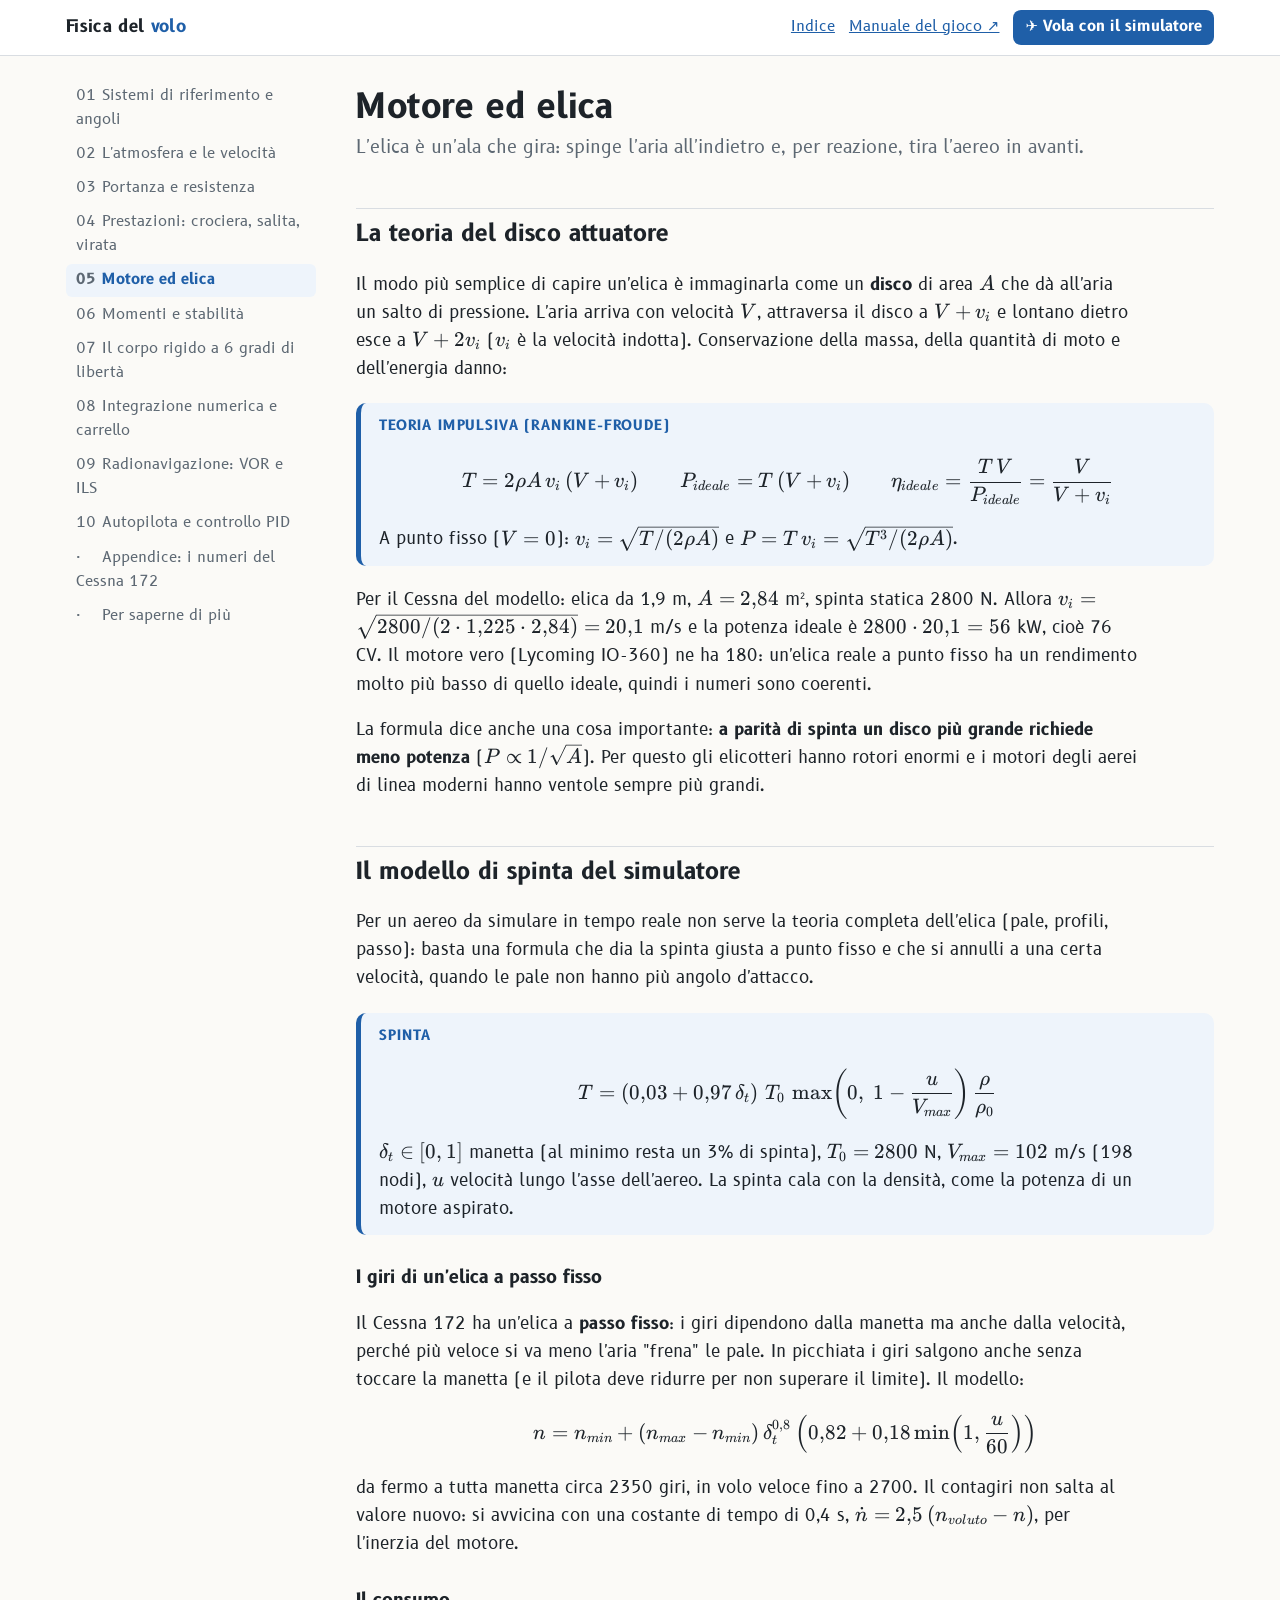
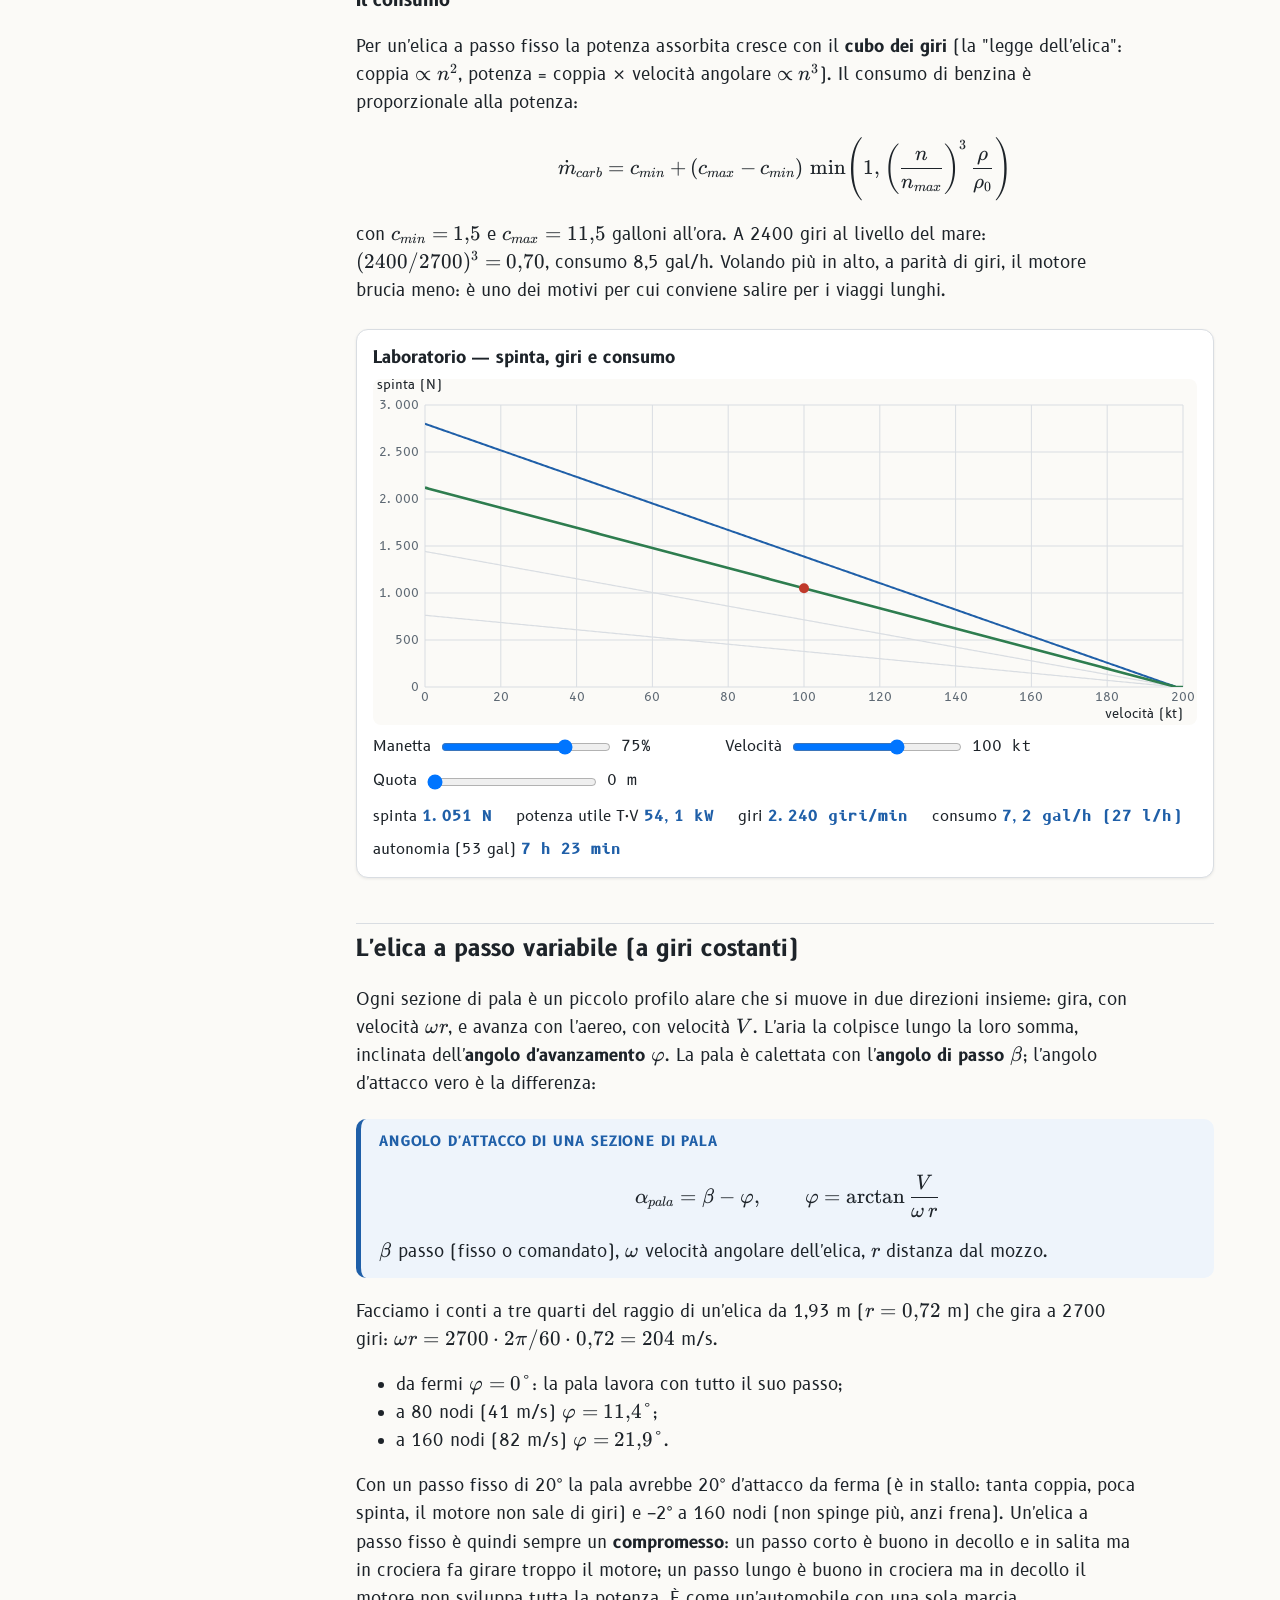
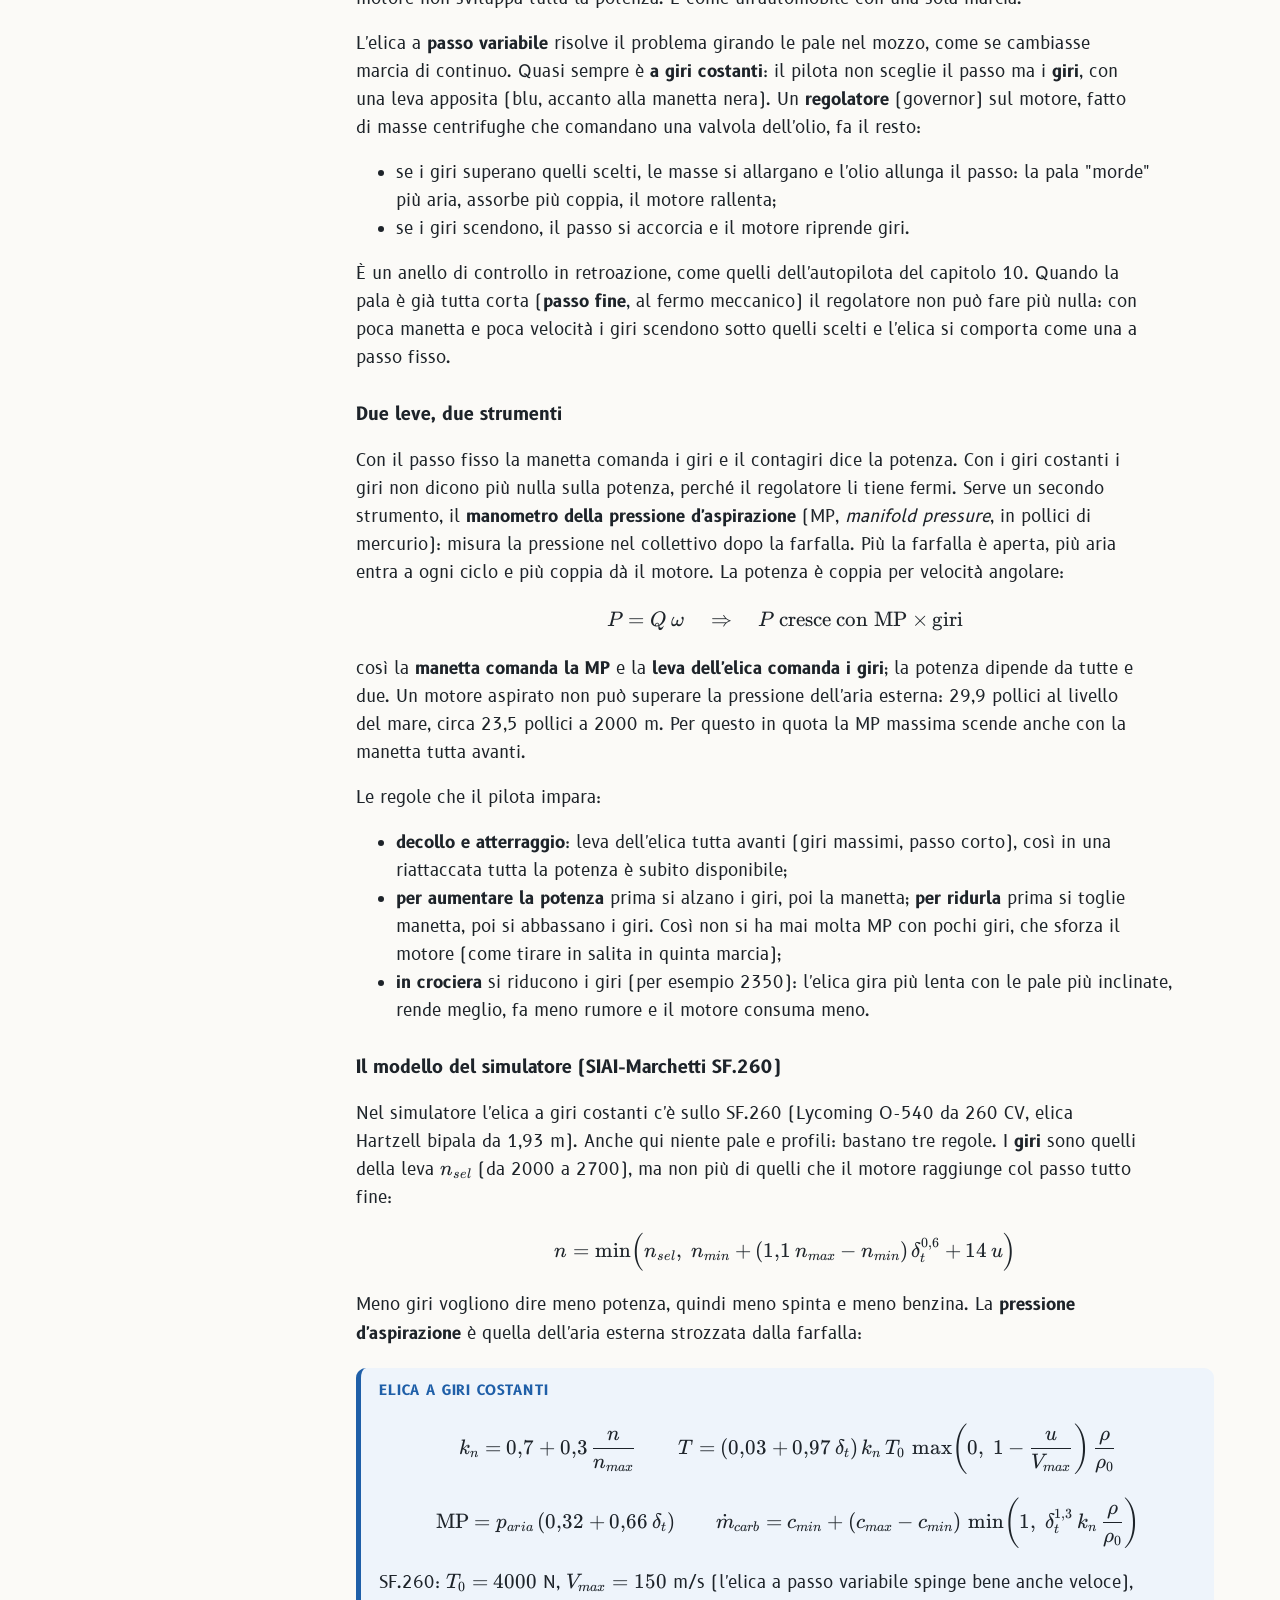
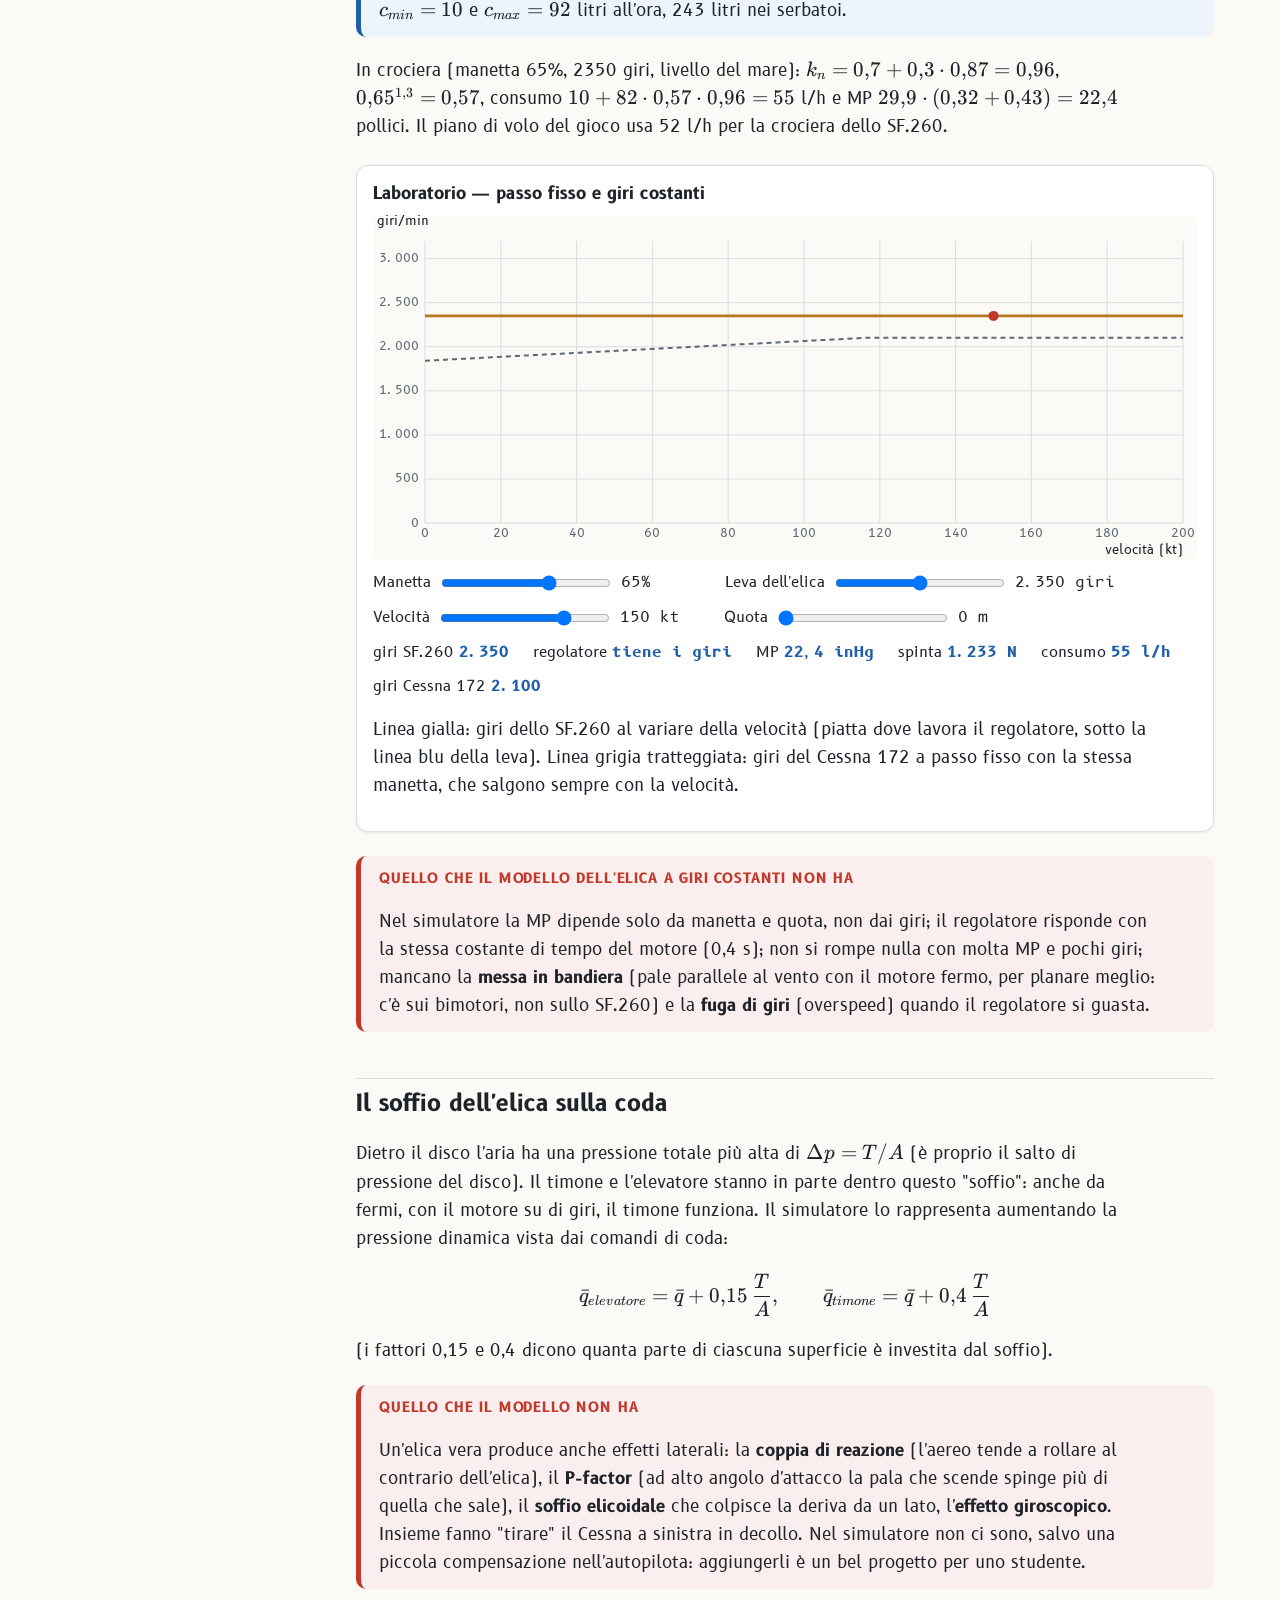
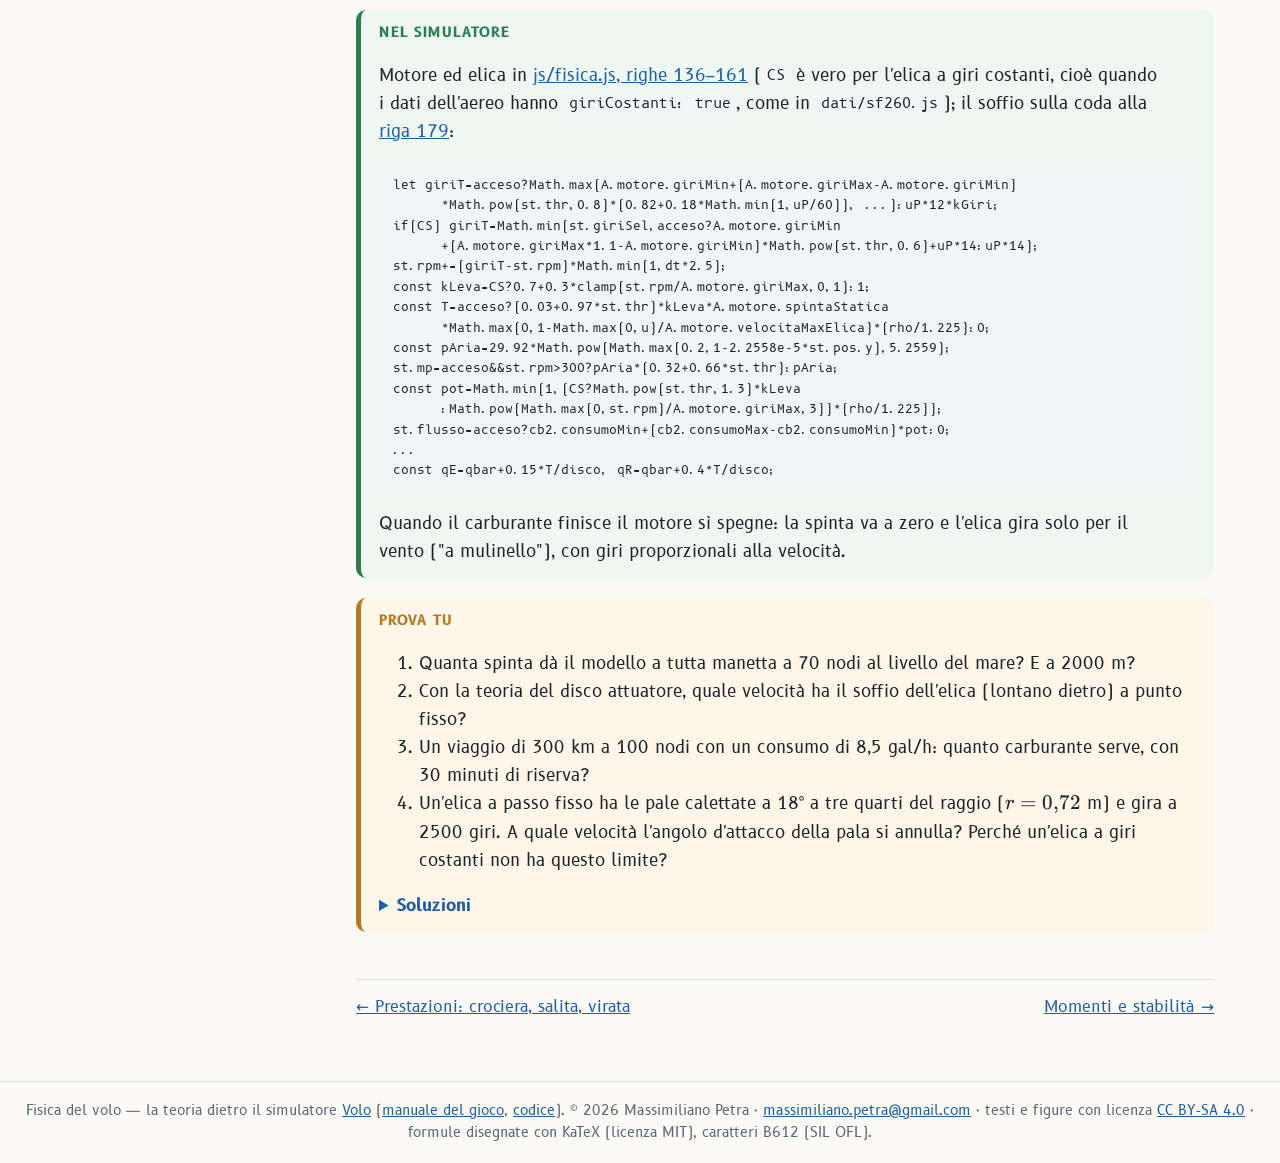
<file: capitoli/05-elica.html>
<!doctype html>
<html lang="it">
<head>
<meta charset="utf-8">
<meta name="viewport" content="width=device-width, initial-scale=1">
<link rel="icon" href="../img/icona.svg" type="image/svg+xml">
<title>Motore ed elica — Fisica del volo</title>
<link rel="stylesheet" href="../css/font.css">
<link rel="stylesheet" href="../lib/katex/katex.min.css">
<link rel="stylesheet" href="../css/stile.css">
<script src="../lib/katex/katex.min.js"></script>
<script src="../lib/katex/auto-render.min.js"></script>
<script src="../js/c172.js"></script>
<script src="../js/comune.js"></script>
</head>
<body>
<main>
<h1>Motore ed elica</h1>
<p class="sottotitolo">L'elica è un'ala che gira: spinge l'aria all'indietro e, per reazione, tira l'aereo in avanti.</p>

<h2>La teoria del disco attuatore</h2>
<p>Il modo più semplice di capire un'elica è immaginarla come un <b>disco</b> di area \(A\) che dà all'aria un salto di pressione. L'aria arriva con velocità \(V\), attraversa il disco a \(V+v_i\) e lontano dietro esce a \(V+2v_i\) (\(v_i\) è la velocità indotta). Conservazione della massa, della quantità di moto e dell'energia danno:</p>
<div class="box formula">
  <div class="titolo">Teoria impulsiva (Rankine-Froude)</div>
  $$T=2\rho A\,v_i\,(V+v_i)\qquad P_{ideale}=T\,(V+v_i)\qquad \eta_{ideale}=\frac{T\,V}{P_{ideale}}=\frac{V}{V+v_i}$$
  <p>A punto fisso (\(V=0\)): \(v_i=\sqrt{T/(2\rho A)}\) e \(P=T\,v_i=\sqrt{T^3/(2\rho A)}\).</p>
</div>
<p>Per il Cessna del modello: elica da 1,9 m, \(A=2{,}84\) m², spinta statica 2800 N. Allora \(v_i=\sqrt{2800/(2\cdot1{,}225\cdot2{,}84)}=20{,}1\) m/s e la potenza ideale è \(2800\cdot20{,}1=56\) kW, cioè 76 CV. Il motore vero (Lycoming IO-360) ne ha 180: un'elica reale a punto fisso ha un rendimento molto più basso di quello ideale, quindi i numeri sono coerenti.</p>
<p>La formula dice anche una cosa importante: <b>a parità di spinta un disco più grande richiede meno potenza</b> (\(P\propto1/\sqrt A\)). Per questo gli elicotteri hanno rotori enormi e i motori degli aerei di linea moderni hanno ventole sempre più grandi.</p>

<h2>Il modello di spinta del simulatore</h2>
<p>Per un aereo da simulare in tempo reale non serve la teoria completa dell'elica (pale, profili, passo): basta una formula che dia la spinta giusta a punto fisso e che si annulli a una certa velocità, quando le pale non hanno più angolo d'attacco.</p>
<div class="box formula">
  <div class="titolo">Spinta</div>
  $$T=\left(0{,}03+0{,}97\,\delta_t\right)\,T_0\,\max\!\left(0,\;1-\frac{u}{V_{max}}\right)\frac{\rho}{\rho_0}$$
  <p>\(\delta_t\in[0,1]\) manetta (al minimo resta un 3% di spinta), \(T_0=2800\) N, \(V_{max}=102\) m/s (198 nodi), \(u\) velocità lungo l'asse dell'aereo. La spinta cala con la densità, come la potenza di un motore aspirato.</p>
</div>

<h3>I giri di un'elica a passo fisso</h3>
<p>Il Cessna 172 ha un'elica a <b>passo fisso</b>: i giri dipendono dalla manetta ma anche dalla velocità, perché più veloce si va meno l'aria "frena" le pale. In picchiata i giri salgono anche senza toccare la manetta (e il pilota deve ridurre per non superare il limite). Il modello:</p>
$$n=n_{min}+(n_{max}-n_{min})\,\delta_t^{0{,}8}\left(0{,}82+0{,}18\min\!\left(1,\frac{u}{60}\right)\right)$$
<p>da fermo a tutta manetta circa 2350 giri, in volo veloce fino a 2700. Il contagiri non salta al valore nuovo: si avvicina con una costante di tempo di 0,4 s, \(\dot n=2{,}5\,(n_{voluto}-n)\), per l'inerzia del motore.</p>

<h3>Il consumo</h3>
<p>Per un'elica a passo fisso la potenza assorbita cresce con il <b>cubo dei giri</b> (la "legge dell'elica": coppia \(\propto n^2\), potenza = coppia × velocità angolare \(\propto n^3\)). Il consumo di benzina è proporzionale alla potenza:</p>
$$\dot m_{carb}=c_{min}+(c_{max}-c_{min})\,\min\!\left(1,\left(\frac{n}{n_{max}}\right)^3\frac{\rho}{\rho_0}\right)$$
<p>con \(c_{min}=1{,}5\) e \(c_{max}=11{,}5\) galloni all'ora. A 2400 giri al livello del mare: \((2400/2700)^3=0{,}70\), consumo 8,5 gal/h. Volando più in alto, a parità di giri, il motore brucia meno: è uno dei motivi per cui conviene salire per i viaggi lunghi.</p>

<div class="lab">
  <div class="titolo">Laboratorio — spinta, giri e consumo</div>
  <canvas id="cvT"></canvas>
  <div class="comandi">
    <label>Manetta <input type="range" id="thr" min="0" max="100" step="5" value="75"><output for="thr"></output></label>
    <label>Velocità <input type="range" id="vel" min="0" max="160" step="1" value="100"><output for="vel"></output></label>
    <label>Quota <input type="range" id="hq" min="0" max="3500" step="100" value="0"><output for="hq"></output></label>
  </div>
  <div class="risultati">
    <span>spinta <b id="r-t"></b></span><span>potenza utile T·V <b id="r-p"></b></span><span>giri <b id="r-n"></b></span>
    <span>consumo <b id="r-c"></b></span><span>autonomia (53 gal) <b id="r-a"></b></span>
  </div>
</div>

<h2>L'elica a passo variabile (a giri costanti)</h2>
<p>Ogni sezione di pala è un piccolo profilo alare che si muove in due direzioni insieme: gira, con velocità \(\omega r\), e avanza con l'aereo, con velocità \(V\). L'aria la colpisce lungo la loro somma, inclinata dell'<b>angolo d'avanzamento</b> \(\varphi\). La pala è calettata con l'<b>angolo di passo</b> \(\beta\); l'angolo d'attacco vero è la differenza:</p>
<div class="box formula">
  <div class="titolo">Angolo d'attacco di una sezione di pala</div>
  $$\alpha_{pala}=\beta-\varphi,\qquad \varphi=\arctan\frac{V}{\omega\,r}$$
  <p>\(\beta\) passo (fisso o comandato), \(\omega\) velocità angolare dell'elica, \(r\) distanza dal mozzo.</p>
</div>
<p>Facciamo i conti a tre quarti del raggio di un'elica da 1,93 m (\(r=0{,}72\) m) che gira a 2700 giri: \(\omega r=2700\cdot2\pi/60\cdot0{,}72=204\) m/s.</p>
<ul>
  <li>da fermi \(\varphi=0°\): la pala lavora con tutto il suo passo;</li>
  <li>a 80 nodi (41 m/s) \(\varphi=11{,}4°\);</li>
  <li>a 160 nodi (82 m/s) \(\varphi=21{,}9°\).</li>
</ul>
<p>Con un passo fisso di 20° la pala avrebbe 20° d'attacco da ferma (è in stallo: tanta coppia, poca spinta, il motore non sale di giri) e −2° a 160 nodi (non spinge più, anzi frena). Un'elica a passo fisso è quindi sempre un <b>compromesso</b>: un passo corto è buono in decollo e in salita ma in crociera fa girare troppo il motore; un passo lungo è buono in crociera ma in decollo il motore non sviluppa tutta la potenza. È come un'automobile con una sola marcia.</p>
<p>L'elica a <b>passo variabile</b> risolve il problema girando le pale nel mozzo, come se cambiasse marcia di continuo. Quasi sempre è <b>a giri costanti</b>: il pilota non sceglie il passo ma i <b>giri</b>, con una leva apposita (blu, accanto alla manetta nera). Un <b>regolatore</b> (governor) sul motore, fatto di masse centrifughe che comandano una valvola dell'olio, fa il resto:</p>
<ul>
  <li>se i giri superano quelli scelti, le masse si allargano e l'olio allunga il passo: la pala "morde" più aria, assorbe più coppia, il motore rallenta;</li>
  <li>se i giri scendono, il passo si accorcia e il motore riprende giri.</li>
</ul>
<p>È un anello di controllo in retroazione, come quelli dell'autopilota del capitolo 10. Quando la pala è già tutta corta (<b>passo fine</b>, al fermo meccanico) il regolatore non può fare più nulla: con poca manetta e poca velocità i giri scendono sotto quelli scelti e l'elica si comporta come una a passo fisso.</p>

<h3>Due leve, due strumenti</h3>
<p>Con il passo fisso la manetta comanda i giri e il contagiri dice la potenza. Con i giri costanti i giri non dicono più nulla sulla potenza, perché il regolatore li tiene fermi. Serve un secondo strumento, il <b>manometro della pressione d'aspirazione</b> (MP, <i>manifold pressure</i>, in pollici di mercurio): misura la pressione nel collettivo dopo la farfalla. Più la farfalla è aperta, più aria entra a ogni ciclo e più coppia dà il motore. La potenza è coppia per velocità angolare:</p>
$$P=Q\,\omega\quad\Rightarrow\quad P\;\text{cresce con}\;\text{MP}\times\text{giri}$$
<p>così la <b>manetta comanda la MP</b> e la <b>leva dell'elica comanda i giri</b>; la potenza dipende da tutte e due. Un motore aspirato non può superare la pressione dell'aria esterna: 29,9 pollici al livello del mare, circa 23,5 pollici a 2000 m. Per questo in quota la MP massima scende anche con la manetta tutta avanti.</p>
<p>Le regole che il pilota impara:</p>
<ul>
  <li><b>decollo e atterraggio</b>: leva dell'elica tutta avanti (giri massimi, passo corto), così in una riattaccata tutta la potenza è subito disponibile;</li>
  <li><b>per aumentare la potenza</b> prima si alzano i giri, poi la manetta; <b>per ridurla</b> prima si toglie manetta, poi si abbassano i giri. Così non si ha mai molta MP con pochi giri, che sforza il motore (come tirare in salita in quinta marcia);</li>
  <li><b>in crociera</b> si riducono i giri (per esempio 2350): l'elica gira più lenta con le pale più inclinate, rende meglio, fa meno rumore e il motore consuma meno.</li>
</ul>

<h3>Il modello del simulatore (SIAI-Marchetti SF.260)</h3>
<p>Nel simulatore l'elica a giri costanti c'è sullo SF.260 (Lycoming O-540 da 260 CV, elica Hartzell bipala da 1,93 m). Anche qui niente pale e profili: bastano tre regole. I <b>giri</b> sono quelli della leva \(n_{sel}\) (da 2000 a 2700), ma non più di quelli che il motore raggiunge col passo tutto fine:</p>
$$n=\min\!\left(n_{sel},\;n_{min}+(1{,}1\,n_{max}-n_{min})\,\delta_t^{0{,}6}+14\,u\right)$$
<p>Meno giri vogliono dire meno potenza, quindi meno spinta e meno benzina. La <b>pressione d'aspirazione</b> è quella dell'aria esterna strozzata dalla farfalla:</p>
<div class="box formula">
  <div class="titolo">Elica a giri costanti</div>
  $$k_n=0{,}7+0{,}3\,\frac{n}{n_{max}}\qquad T=\left(0{,}03+0{,}97\,\delta_t\right)k_n\,T_0\,\max\!\left(0,\;1-\frac{u}{V_{max}}\right)\frac{\rho}{\rho_0}$$
  $$\text{MP}=p_{aria}\,(0{,}32+0{,}66\,\delta_t)\qquad \dot m_{carb}=c_{min}+(c_{max}-c_{min})\,\min\!\left(1,\;\delta_t^{1{,}3}\,k_n\,\frac{\rho}{\rho_0}\right)$$
  <p>SF.260: \(T_0=4000\) N, \(V_{max}=150\) m/s (l'elica a passo variabile spinge bene anche veloce), \(c_{min}=10\) e \(c_{max}=92\) litri all'ora, 243 litri nei serbatoi.</p>
</div>
<p>In crociera (manetta 65%, 2350 giri, livello del mare): \(k_n=0{,}7+0{,}3\cdot0{,}87=0{,}96\), \(0{,}65^{1{,}3}=0{,}57\), consumo \(10+82\cdot0{,}57\cdot0{,}96=55\) l/h e MP \(29{,}9\cdot(0{,}32+0{,}43)=22{,}4\) pollici. Il piano di volo del gioco usa 52 l/h per la crociera dello SF.260.</p>

<div class="lab">
  <div class="titolo">Laboratorio — passo fisso e giri costanti</div>
  <canvas id="cvG"></canvas>
  <div class="comandi">
    <label>Manetta <input type="range" id="thr2" min="0" max="100" step="5" value="65"><output for="thr2"></output></label>
    <label>Leva dell'elica <input type="range" id="leva" min="2000" max="2700" step="50" value="2350"><output for="leva"></output></label>
    <label>Velocità <input type="range" id="vel2" min="0" max="200" step="1" value="150"><output for="vel2"></output></label>
    <label>Quota <input type="range" id="hq2" min="0" max="3500" step="100" value="0"><output for="hq2"></output></label>
  </div>
  <div class="risultati">
    <span>giri SF.260 <b id="r2-n"></b></span><span>regolatore <b id="r2-reg"></b></span><span>MP <b id="r2-mp"></b></span>
    <span>spinta <b id="r2-t"></b></span><span>consumo <b id="r2-c"></b></span><span>giri Cessna 172 <b id="r2-n172"></b></span>
  </div>
  <p>Linea gialla: giri dello SF.260 al variare della velocità (piatta dove lavora il regolatore, sotto la linea blu della leva). Linea grigia tratteggiata: giri del Cessna 172 a passo fisso con la stessa manetta, che salgono sempre con la velocità.</p>
</div>

<div class="box attenzione">
  <div class="titolo">Quello che il modello dell'elica a giri costanti non ha</div>
  <p>Nel simulatore la MP dipende solo da manetta e quota, non dai giri; il regolatore risponde con la stessa costante di tempo del motore (0,4 s); non si rompe nulla con molta MP e pochi giri; mancano la <b>messa in bandiera</b> (pale parallele al vento con il motore fermo, per planare meglio: c'è sui bimotori, non sullo SF.260) e la <b>fuga di giri</b> (overspeed) quando il regolatore si guasta.</p>
</div>

<h2>Il soffio dell'elica sulla coda</h2>
<p>Dietro il disco l'aria ha una pressione totale più alta di \(\Delta p=T/A\) (è proprio il salto di pressione del disco). Il timone e l'elevatore stanno in parte dentro questo "soffio": anche da fermi, con il motore su di giri, il timone funziona. Il simulatore lo rappresenta aumentando la pressione dinamica vista dai comandi di coda:</p>
$$\bar q_{elevatore}=\bar q+0{,}15\,\frac{T}{A},\qquad \bar q_{timone}=\bar q+0{,}4\,\frac{T}{A}$$
<p>(i fattori 0,15 e 0,4 dicono quanta parte di ciascuna superficie è investita dal soffio).</p>

<div class="box attenzione">
  <div class="titolo">Quello che il modello non ha</div>
  <p>Un'elica vera produce anche effetti laterali: la <b>coppia di reazione</b> (l'aereo tende a rollare al contrario dell'elica), il <b>P-factor</b> (ad alto angolo d'attacco la pala che scende spinge più di quella che sale), il <b>soffio elicoidale</b> che colpisce la deriva da un lato, l'<b>effetto giroscopico</b>. Insieme fanno "tirare" il Cessna a sinistra in decollo. Nel simulatore non ci sono, salvo una piccola compensazione nell'autopilota: aggiungerli è un bel progetto per uno studente.</p>
</div>

<div class="box nelsim">
  <div class="titolo">Nel simulatore</div>
  <p>Motore ed elica in <a data-codice="js/fisica.js#L136-L161">js/fisica.js, righe 136–161</a> (<code>CS</code> è vero per l'elica a giri costanti, cioè quando i dati dell'aereo hanno <code>giriCostanti: true</code>, come in <code>dati/sf260.js</code>); il soffio sulla coda alla <a data-codice="js/fisica.js#L179">riga 179</a>:</p>
<pre><code>let giriT=acceso?Math.max(A.motore.giriMin+(A.motore.giriMax-A.motore.giriMin)
      *Math.pow(st.thr,0.8)*(0.82+0.18*Math.min(1,uP/60)), ...):uP*12*kGiri;
if(CS) giriT=Math.min(st.giriSel,acceso?A.motore.giriMin
      +(A.motore.giriMax*1.1-A.motore.giriMin)*Math.pow(st.thr,0.6)+uP*14:uP*14);
st.rpm+=(giriT-st.rpm)*Math.min(1,dt*2.5);
const kLeva=CS?0.7+0.3*clamp(st.rpm/A.motore.giriMax,0,1):1;
const T=acceso?(0.03+0.97*st.thr)*kLeva*A.motore.spintaStatica
      *Math.max(0,1-Math.max(0,u)/A.motore.velocitaMaxElica)*(rho/1.225):0;
const pAria=29.92*Math.pow(Math.max(0.2,1-2.2558e-5*st.pos.y),5.2559);
st.mp=acceso&&st.rpm>300?pAria*(0.32+0.66*st.thr):pAria;
const pot=Math.min(1,(CS?Math.pow(st.thr,1.3)*kLeva
      :Math.pow(Math.max(0,st.rpm)/A.motore.giriMax,3))*(rho/1.225));
st.flusso=acceso?cb2.consumoMin+(cb2.consumoMax-cb2.consumoMin)*pot:0;
...
const qE=qbar+0.15*T/disco, qR=qbar+0.4*T/disco;</code></pre>
  <p>Quando il carburante finisce il motore si spegne: la spinta va a zero e l'elica gira solo per il vento ("a mulinello"), con giri proporzionali alla velocità.</p>
</div>

<div class="box prova">
  <div class="titolo">Prova tu</div>
  <ol>
    <li>Quanta spinta dà il modello a tutta manetta a 70 nodi al livello del mare? E a 2000 m?</li>
    <li>Con la teoria del disco attuatore, quale velocità ha il soffio dell'elica (lontano dietro) a punto fisso?</li>
    <li>Un viaggio di 300 km a 100 nodi con un consumo di 8,5 gal/h: quanto carburante serve, con 30 minuti di riserva?</li>
    <li>Un'elica a passo fisso ha le pale calettate a 18° a tre quarti del raggio (\(r=0{,}72\) m) e gira a 2500 giri. A quale velocità l'angolo d'attacco della pala si annulla? Perché un'elica a giri costanti non ha questo limite?</li>
  </ol>
  <details><summary>Soluzioni</summary>
    <ol>
      <li>70 nodi = 36 m/s; \(T=2800(1-36/102)=1812\) N. A 2000 m \(\rho/\rho_0=0{,}822\): 1489 N.</li>
      <li>\(2v_i=40\) m/s, circa 78 nodi: più veloce di quanto l'aereo voli in salita.</li>
      <li>300 km = 162 NM, 1,62 h di volo + 0,5 h = 2,12 h; \(2{,}12\cdot8{,}5=18\) galloni (68 litri).</li>
      <li>\(\omega r=2500\cdot2\pi/60\cdot0{,}72=188{,}5\) m/s; \(\alpha=0\) quando \(\varphi=18°\): \(V=188{,}5\cdot\tan18°=61{,}2\) m/s, circa 119 nodi. Con i giri costanti il regolatore allunga il passo man mano che si accelera: \(\beta\) segue \(\varphi\) e la pala resta sempre con un angolo d'attacco utile.</li>
    </ol>
  </details>
</div>
</main>
<script>
window.addEventListener('load',()=>{
  const M=window.AEREO.motore,C=window.AEREO.carburante,KT=FV.KT;
  let thr=0.75,vel=100,hq=0;
  const g=FV.grafico(document.getElementById('cvT'),{x:[0,200],y:[0,3000],etX:'velocità (kt)',etY:'spinta (N)',rapporto:0.42});
  const sig=()=>Math.pow(1-2.2558e-5*hq,4.2559);
  const T=(kt,t)=>(0.03+0.97*t)*M.spintaStatica*Math.max(0,1-kt/KT/M.velocitaMaxElica)*sig();
  function agg(){
    g.pulisci();g.assi();
    for(const t of [0.25,0.5,0.75,1])g.curva(kt=>T(kt,t),FV.colore(t===1?'accento':'linea'),t===1?2:1.2);
    g.curva(kt=>T(kt,thr),FV.colore('verde'),2.6);
    g.punto(vel,T(vel,thr),FV.colore('accento2'));
    const u=vel/KT,n=M.giriMin+(M.giriMax-M.giriMin)*Math.pow(thr,0.8)*(0.82+0.18*Math.min(1,u/60));
    const pot=Math.min(1,Math.pow(n/M.giriMax,3)*sig()),c=C.consumoMin+(C.consumoMax-C.consumoMin)*pot;
    document.getElementById('r-t').textContent=FV.fmt(T(vel,thr))+' N';
    document.getElementById('r-p').textContent=FV.fmt(T(vel,thr)*u/1000,1)+' kW';
    document.getElementById('r-n').textContent=FV.fmt(Math.round(n/10)*10)+' giri/min';
    document.getElementById('r-c').textContent=FV.fmt(c,1)+' gal/h ('+FV.fmt(c*3.785,0)+' l/h)';
    const ore=C.capacita/c;document.getElementById('r-a').textContent=FV.fmt(Math.floor(ore))+' h '+String(Math.round(ore%1*60)).padStart(2,'0')+' min';
  }
  FV.cursore('thr',v=>{thr=v/100;agg();},v=>v+'%').agg();
  FV.cursore('vel',v=>{vel=v;agg();},v=>v+' kt').agg();
  FV.cursore('hq',v=>{hq=v;agg();},v=>FV.fmt(v)+' m').agg();
  window.addEventListener('resize',agg);

  // elica a giri costanti: numeri dello SF.260 (dati/sf260.js del simulatore)
  const S={giriMin:700,giriMax:2700,T0:4000,vMax:150,cMin:10,cMax:92};
  let thr2=0.65,leva=2350,vel2=150,hq2=0;
  const g2=FV.grafico(document.getElementById('cvG'),{x:[0,200],y:[0,3200],etX:'velocità (kt)',etY:'giri/min',rapporto:0.42});
  const sig2=()=>Math.pow(1-2.2558e-5*hq2,4.2559);
  const fine=kt=>S.giriMin+(S.giriMax*1.1-S.giriMin)*Math.pow(thr2,0.6)+kt/KT*14;   // giri col passo tutto fine
  const giriSF=kt=>Math.min(leva,fine(kt));
  const giri172=kt=>M.giriMin+(M.giriMax-M.giriMin)*Math.pow(thr2,0.8)*(0.82+0.18*Math.min(1,kt/KT/60));
  function agg2(){
    g2.pulisci();g2.assi();
    g2.linea(0,leva,200,leva,FV.colore('accento'),1.5,[6,4]);
    g2.curva(giri172,FV.colore('tenue'),2,[5,4]);
    g2.curva(giriSF,FV.colore('giallo'),2.6);
    const n=giriSF(vel2);g2.punto(vel2,n,FV.colore('accento2'));
    const kn=0.7+0.3*Math.min(1,n/S.giriMax),u=vel2/KT;
    const T=(0.03+0.97*thr2)*kn*S.T0*Math.max(0,1-u/S.vMax)*sig2();
    const mp=29.92*Math.pow(1-2.2558e-5*hq2,5.2559)*(0.32+0.66*thr2);
    const c=S.cMin+(S.cMax-S.cMin)*Math.min(1,Math.pow(thr2,1.3)*kn*sig2());
    document.getElementById('r2-n').textContent=FV.fmt(Math.round(n/10)*10);
    document.getElementById('r2-reg').textContent=fine(vel2)>leva?'tiene i giri':'passo tutto fine';
    document.getElementById('r2-mp').textContent=FV.fmt(mp,1)+' inHg';
    document.getElementById('r2-t').textContent=FV.fmt(T)+' N';
    document.getElementById('r2-c').textContent=FV.fmt(c,0)+' l/h';
    document.getElementById('r2-n172').textContent=FV.fmt(Math.round(giri172(vel2)/10)*10);
  }
  FV.cursore('thr2',v=>{thr2=v/100;agg2();},v=>v+'%').agg();
  FV.cursore('leva',v=>{leva=v;agg2();},v=>FV.fmt(v)+' giri').agg();
  FV.cursore('vel2',v=>{vel2=v;agg2();},v=>v+' kt').agg();
  FV.cursore('hq2',v=>{hq2=v;agg2();},v=>FV.fmt(v)+' m').agg();
  window.addEventListener('resize',agg2);
});
</script>
</body>
</html>
</file>
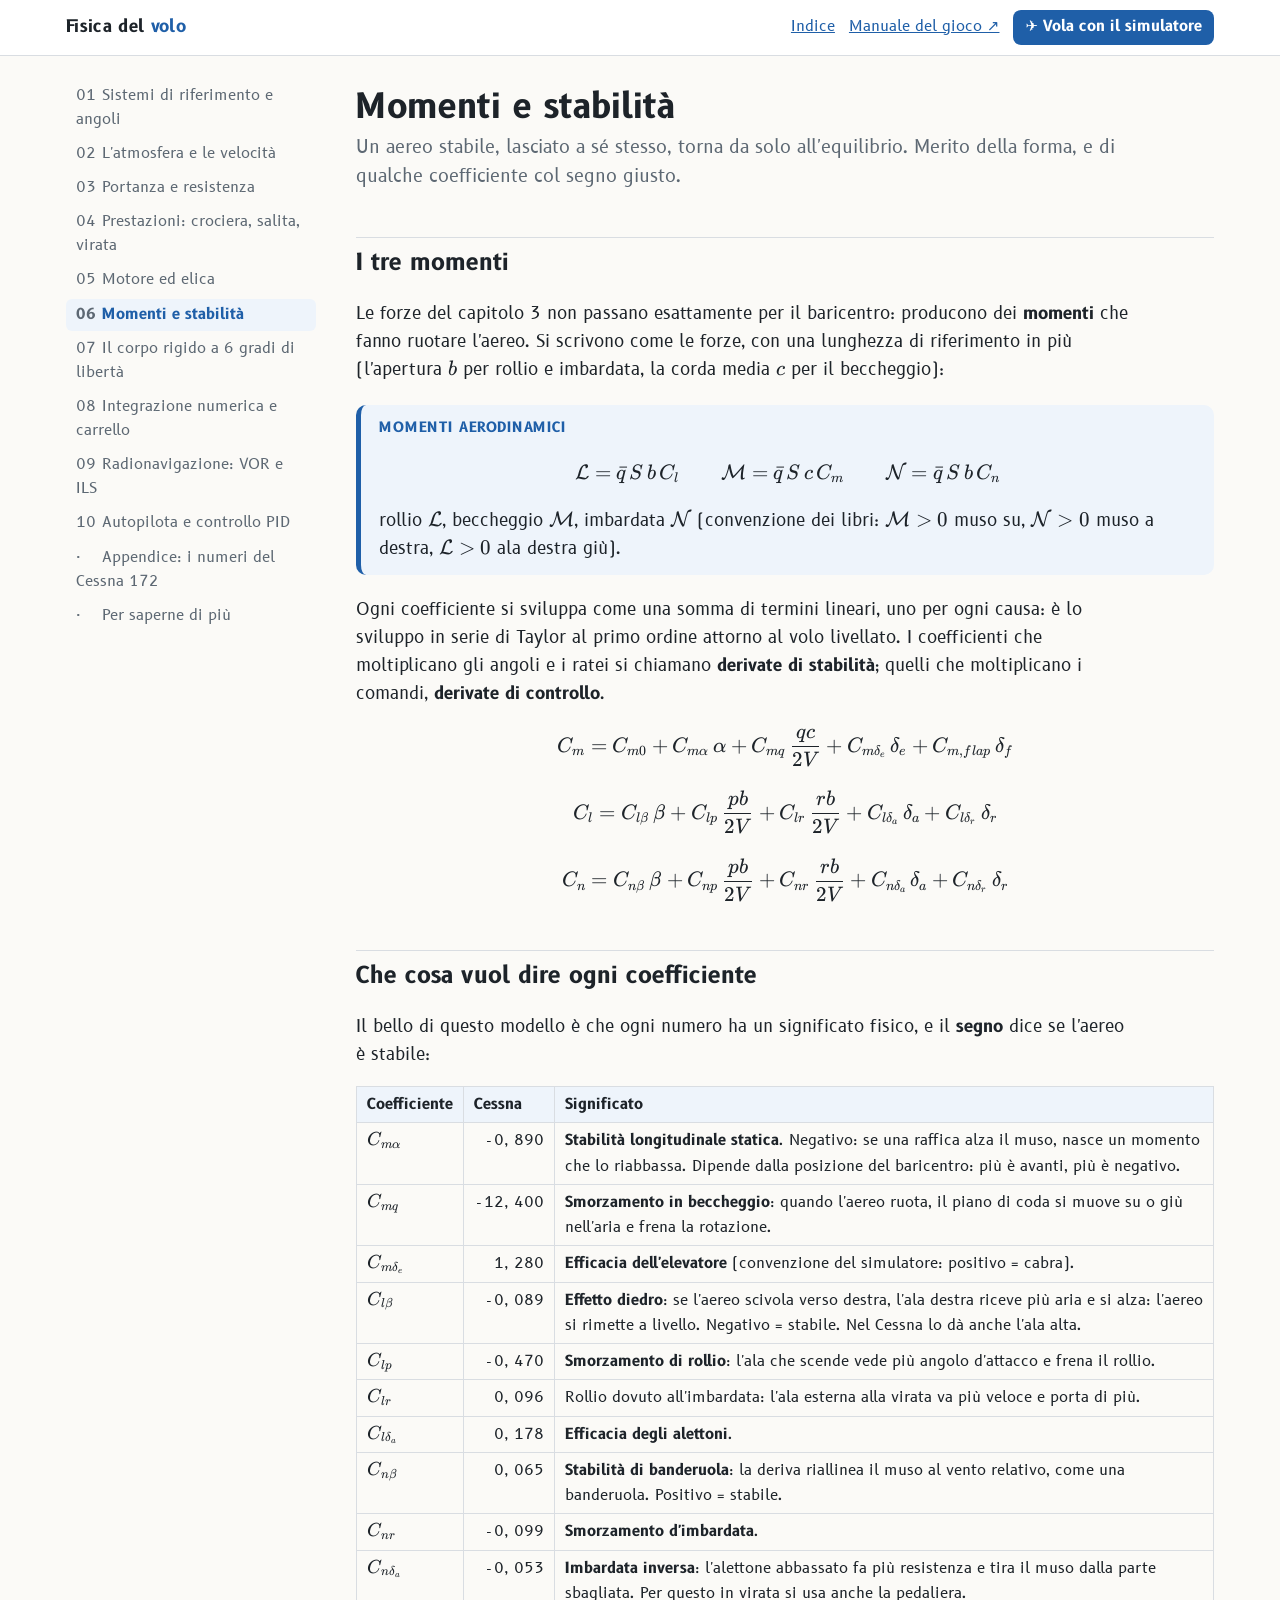
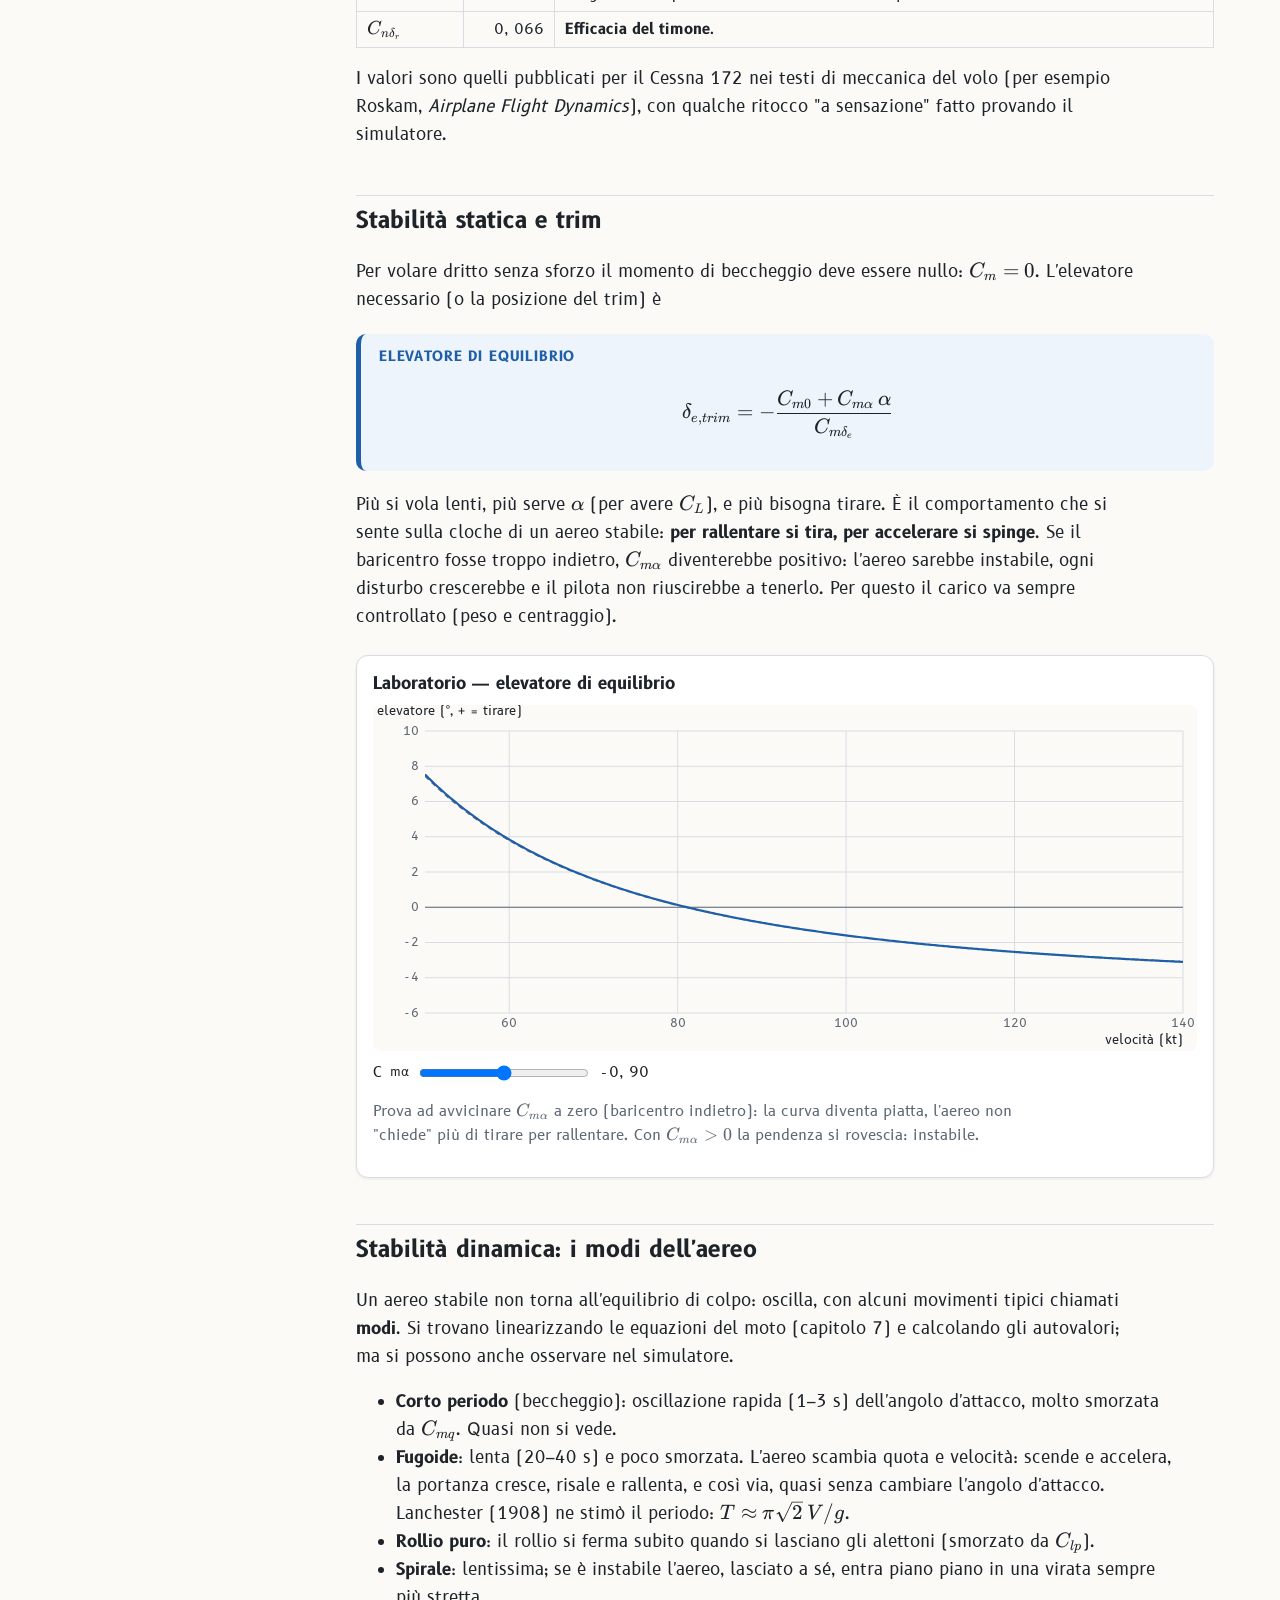
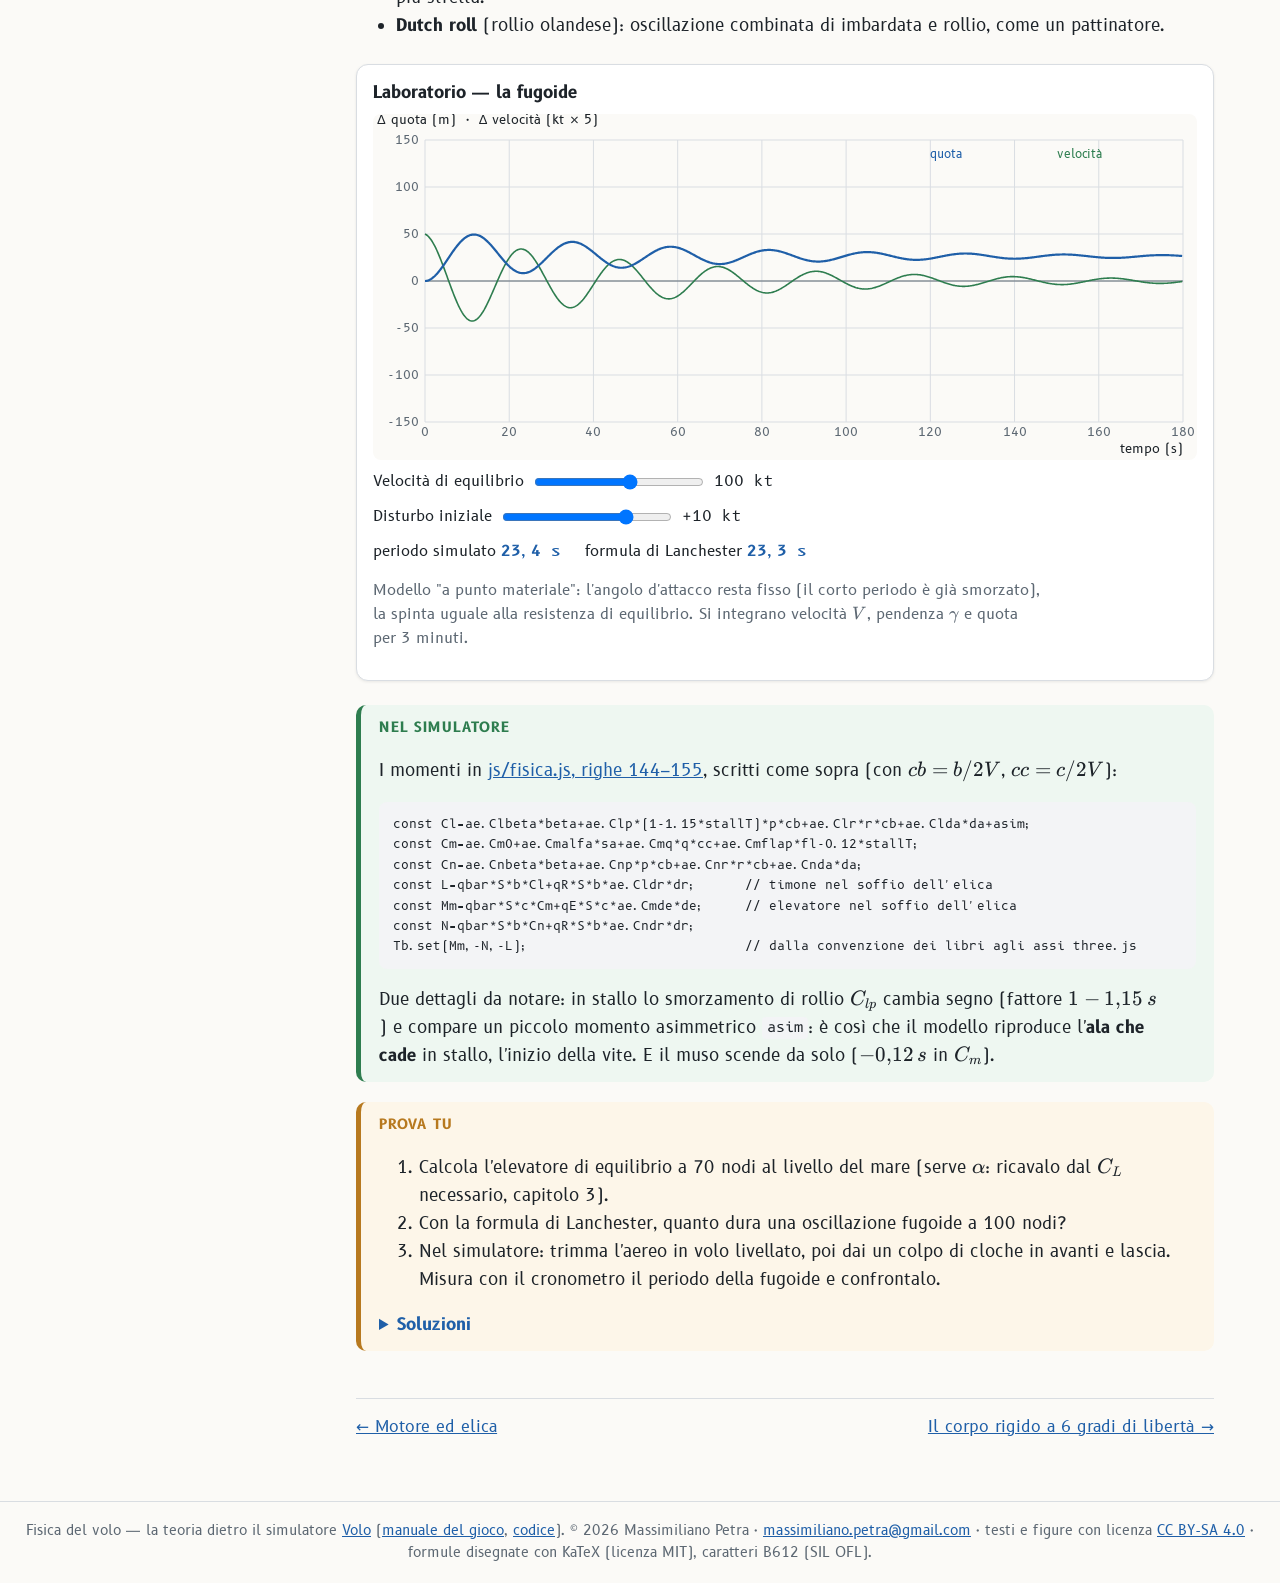
<file: capitoli/06-stabilita.html>
<!doctype html>
<html lang="it">
<head>
<meta charset="utf-8">
<meta name="viewport" content="width=device-width, initial-scale=1">
<link rel="icon" href="../img/icona.svg" type="image/svg+xml">
<title>Momenti e stabilità — Fisica del volo</title>
<link rel="stylesheet" href="../css/font.css">
<link rel="stylesheet" href="../lib/katex/katex.min.css">
<link rel="stylesheet" href="../css/stile.css">
<script src="../lib/katex/katex.min.js"></script>
<script src="../lib/katex/auto-render.min.js"></script>
<script src="../js/c172.js"></script>
<script src="../js/comune.js"></script>
</head>
<body>
<main>
<h1>Momenti e stabilità</h1>
<p class="sottotitolo">Un aereo stabile, lasciato a sé stesso, torna da solo all'equilibrio. Merito della forma, e di qualche coefficiente col segno giusto.</p>

<h2>I tre momenti</h2>
<p>Le forze del capitolo 3 non passano esattamente per il baricentro: producono dei <b>momenti</b> che fanno ruotare l'aereo. Si scrivono come le forze, con una lunghezza di riferimento in più (l'apertura \(b\) per rollio e imbardata, la corda media \(c\) per il beccheggio):</p>
<div class="box formula">
  <div class="titolo">Momenti aerodinamici</div>
  $$\mathcal{L}=\bar q\,S\,b\,C_l\qquad \mathcal{M}=\bar q\,S\,c\,C_m\qquad \mathcal{N}=\bar q\,S\,b\,C_n$$
  <p>rollio \(\mathcal L\), beccheggio \(\mathcal M\), imbardata \(\mathcal N\) (convenzione dei libri: \(\mathcal M>0\) muso su, \(\mathcal N>0\) muso a destra, \(\mathcal L>0\) ala destra giù).</p>
</div>
<p>Ogni coefficiente si sviluppa come una somma di termini lineari, uno per ogni causa: è lo sviluppo in serie di Taylor al primo ordine attorno al volo livellato. I coefficienti che moltiplicano gli angoli e i ratei si chiamano <b>derivate di stabilità</b>; quelli che moltiplicano i comandi, <b>derivate di controllo</b>.</p>
$$C_m=C_{m0}+C_{m\alpha}\,\alpha+C_{mq}\,\frac{qc}{2V}+C_{m\delta_e}\,\delta_e+C_{m,flap}\,\delta_f$$
$$C_l=C_{l\beta}\,\beta+C_{lp}\,\frac{pb}{2V}+C_{lr}\,\frac{rb}{2V}+C_{l\delta_a}\,\delta_a+C_{l\delta_r}\,\delta_r$$
$$C_n=C_{n\beta}\,\beta+C_{np}\,\frac{pb}{2V}+C_{nr}\,\frac{rb}{2V}+C_{n\delta_a}\,\delta_a+C_{n\delta_r}\,\delta_r$$

<h2>Che cosa vuol dire ogni coefficiente</h2>
<p>Il bello di questo modello è che ogni numero ha un significato fisico, e il <b>segno</b> dice se l'aereo è stabile:</p>
<table id="tabCoeff">
  <tr><th>Coefficiente</th><th>Cessna</th><th>Significato</th></tr>
  <tr><td>\(C_{m\alpha}\)</td><td class="n" data-c="Cmalfa"></td><td><b>Stabilità longitudinale statica</b>. Negativo: se una raffica alza il muso, nasce un momento che lo riabbassa. Dipende dalla posizione del baricentro: più è avanti, più è negativo.</td></tr>
  <tr><td>\(C_{mq}\)</td><td class="n" data-c="Cmq"></td><td><b>Smorzamento in beccheggio</b>: quando l'aereo ruota, il piano di coda si muove su o giù nell'aria e frena la rotazione.</td></tr>
  <tr><td>\(C_{m\delta_e}\)</td><td class="n" data-c="Cmde"></td><td><b>Efficacia dell'elevatore</b> (convenzione del simulatore: positivo = cabra).</td></tr>
  <tr><td>\(C_{l\beta}\)</td><td class="n" data-c="Clbeta"></td><td><b>Effetto diedro</b>: se l'aereo scivola verso destra, l'ala destra riceve più aria e si alza: l'aereo si rimette a livello. Negativo = stabile. Nel Cessna lo dà anche l'ala alta.</td></tr>
  <tr><td>\(C_{lp}\)</td><td class="n" data-c="Clp"></td><td><b>Smorzamento di rollio</b>: l'ala che scende vede più angolo d'attacco e frena il rollio.</td></tr>
  <tr><td>\(C_{lr}\)</td><td class="n" data-c="Clr"></td><td>Rollio dovuto all'imbardata: l'ala esterna alla virata va più veloce e porta di più.</td></tr>
  <tr><td>\(C_{l\delta_a}\)</td><td class="n" data-c="Clda"></td><td><b>Efficacia degli alettoni</b>.</td></tr>
  <tr><td>\(C_{n\beta}\)</td><td class="n" data-c="Cnbeta"></td><td><b>Stabilità di banderuola</b>: la deriva riallinea il muso al vento relativo, come una banderuola. Positivo = stabile.</td></tr>
  <tr><td>\(C_{nr}\)</td><td class="n" data-c="Cnr"></td><td><b>Smorzamento d'imbardata</b>.</td></tr>
  <tr><td>\(C_{n\delta_a}\)</td><td class="n" data-c="Cnda"></td><td><b>Imbardata inversa</b>: l'alettone abbassato fa più resistenza e tira il muso dalla parte sbagliata. Per questo in virata si usa anche la pedaliera.</td></tr>
  <tr><td>\(C_{n\delta_r}\)</td><td class="n" data-c="Cndr"></td><td><b>Efficacia del timone</b>.</td></tr>
</table>
<p>I valori sono quelli pubblicati per il Cessna 172 nei testi di meccanica del volo (per esempio Roskam, <i>Airplane Flight Dynamics</i>), con qualche ritocco "a sensazione" fatto provando il simulatore.</p>

<h2>Stabilità statica e trim</h2>
<p>Per volare dritto senza sforzo il momento di beccheggio deve essere nullo: \(C_m=0\). L'elevatore necessario (o la posizione del trim) è</p>
<div class="box formula">
  <div class="titolo">Elevatore di equilibrio</div>
  $$\delta_{e,trim}=-\frac{C_{m0}+C_{m\alpha}\,\alpha}{C_{m\delta_e}}$$
</div>
<p>Più si vola lenti, più serve \(\alpha\) (per avere \(C_L\)), e più bisogna tirare. È il comportamento che si sente sulla cloche di un aereo stabile: <b>per rallentare si tira, per accelerare si spinge</b>. Se il baricentro fosse troppo indietro, \(C_{m\alpha}\) diventerebbe positivo: l'aereo sarebbe instabile, ogni disturbo crescerebbe e il pilota non riuscirebbe a tenerlo. Per questo il carico va sempre controllato (peso e centraggio).</p>

<div class="lab">
  <div class="titolo">Laboratorio — elevatore di equilibrio</div>
  <canvas id="cvTrim"></canvas>
  <div class="comandi">
    <label>C<sub>mα</sub> <input type="range" id="cma" min="-2" max="0.2" step="0.05" value="-0.89"><output for="cma"></output></label>
  </div>
  <p style="font-size:.86rem;color:var(--tenue)">Prova ad avvicinare \(C_{m\alpha}\) a zero (baricentro indietro): la curva diventa piatta, l'aereo non "chiede" più di tirare per rallentare. Con \(C_{m\alpha}>0\) la pendenza si rovescia: instabile.</p>
</div>

<h2>Stabilità dinamica: i modi dell'aereo</h2>
<p>Un aereo stabile non torna all'equilibrio di colpo: oscilla, con alcuni movimenti tipici chiamati <b>modi</b>. Si trovano linearizzando le equazioni del moto (capitolo 7) e calcolando gli autovalori; ma si possono anche osservare nel simulatore.</p>
<ul>
  <li><b>Corto periodo</b> (beccheggio): oscillazione rapida (1–3 s) dell'angolo d'attacco, molto smorzata da \(C_{mq}\). Quasi non si vede.</li>
  <li><b>Fugoide</b>: lenta (20–40 s) e poco smorzata. L'aereo scambia quota e velocità: scende e accelera, la portanza cresce, risale e rallenta, e così via, quasi senza cambiare l'angolo d'attacco. Lanchester (1908) ne stimò il periodo: \(T\approx\pi\sqrt2\,V/g\).</li>
  <li><b>Rollio puro</b>: il rollio si ferma subito quando si lasciano gli alettoni (smorzato da \(C_{lp}\)).</li>
  <li><b>Spirale</b>: lentissima; se è instabile l'aereo, lasciato a sé, entra piano piano in una virata sempre più stretta.</li>
  <li><b>Dutch roll</b> (rollio olandese): oscillazione combinata di imbardata e rollio, come un pattinatore.</li>
</ul>

<div class="lab">
  <div class="titolo">Laboratorio — la fugoide</div>
  <canvas id="cvFug"></canvas>
  <div class="comandi">
    <label>Velocità di equilibrio <input type="range" id="v0" min="60" max="130" step="1" value="100"><output for="v0"></output></label>
    <label>Disturbo iniziale <input type="range" id="dv" min="-20" max="20" step="1" value="10"><output for="dv"></output></label>
  </div>
  <div class="risultati"><span>periodo simulato <b id="r-per"></b></span><span>formula di Lanchester <b id="r-lan"></b></span></div>
  <p style="font-size:.86rem;color:var(--tenue)">Modello "a punto materiale": l'angolo d'attacco resta fisso (il corto periodo è già smorzato), la spinta uguale alla resistenza di equilibrio. Si integrano velocità \(V\), pendenza \(\gamma\) e quota per 3 minuti.</p>
</div>

<div class="box nelsim">
  <div class="titolo">Nel simulatore</div>
  <p>I momenti in <a data-codice="js/fisica.js#L144-L155">js/fisica.js, righe 144–155</a>, scritti come sopra (con \(cb=b/2V\), \(cc=c/2V\)):</p>
<pre><code>const Cl=ae.Clbeta*beta+ae.Clp*(1-1.15*stallT)*p*cb+ae.Clr*r*cb+ae.Clda*da+asim;
const Cm=ae.Cm0+ae.Cmalfa*sa+ae.Cmq*q*cc+ae.Cmflap*fl-0.12*stallT;
const Cn=ae.Cnbeta*beta+ae.Cnp*p*cb+ae.Cnr*r*cb+ae.Cnda*da;
const L=qbar*S*b*Cl+qR*S*b*ae.Cldr*dr;      // timone nel soffio dell'elica
const Mm=qbar*S*c*Cm+qE*S*c*ae.Cmde*de;     // elevatore nel soffio dell'elica
const N=qbar*S*b*Cn+qR*S*b*ae.Cndr*dr;
Tb.set(Mm,-N,-L);                           // dalla convenzione dei libri agli assi three.js</code></pre>
  <p>Due dettagli da notare: in stallo lo smorzamento di rollio \(C_{lp}\) cambia segno (fattore \(1-1{,}15\,s\)) e compare un piccolo momento asimmetrico <code>asim</code>: è così che il modello riproduce l'<b>ala che cade</b> in stallo, l'inizio della vite. E il muso scende da solo (\(-0{,}12\,s\) in \(C_m\)).</p>
</div>

<div class="box prova">
  <div class="titolo">Prova tu</div>
  <ol>
    <li>Calcola l'elevatore di equilibrio a 70 nodi al livello del mare (serve \(\alpha\): ricavalo dal \(C_L\) necessario, capitolo 3).</li>
    <li>Con la formula di Lanchester, quanto dura una oscillazione fugoide a 100 nodi?</li>
    <li>Nel simulatore: trimma l'aereo in volo livellato, poi dai un colpo di cloche in avanti e lascia. Misura con il cronometro il periodo della fugoide e confrontalo.</li>
  </ol>
  <details><summary>Soluzioni</summary>
    <ol>
      <li>70 nodi = 36,0 m/s, \(\bar q=794\) Pa, \(C_L=9810/(794\cdot16{,}2)=0{,}763\); \(\alpha=(0{,}763-0{,}35)/4{,}9=0{,}084\) rad (4,8°). \(\delta_e=-(0{,}04-0{,}89\cdot0{,}084)/1{,}28=+0{,}027\) rad: circa 1,6° a cabrare.</li>
      <li>\(T=\pi\sqrt2\cdot51{,}4/9{,}81=23\) s.</li>
      <li>Il periodo misurato è vicino ai 20–25 s; lo smorzamento dipende dalla resistenza.</li>
    </ol>
  </details>
</div>
</main>
<script>
window.addEventListener('load',()=>{
  const A=window.AEREO,ae=A.aero,S=A.ala.superficie,W=A.massa*9.81,KT=FV.KT,b=A.ala.apertura;
  for(const td of document.querySelectorAll('#tabCoeff td[data-c]'))td.textContent=FV.fmt(ae[td.dataset.c],3);
  // trim
  const gT=FV.grafico(document.getElementById('cvTrim'),{x:[50,140],y:[-6,10],etX:'velocità (kt)',etY:'elevatore (°, + = tirare)',rapporto:0.42});
  let cma=ae.Cmalfa;
  function trim(){
    gT.pulisci();gT.assi();
    const f=c=>kt=>{const V=kt/KT,CL=W/(0.5*1.225*V*V*S),al=(CL-ae.CL0)/ae.CLalfa;return -(ae.Cm0+c*Math.sin(al))/ae.Cmde*FV.R2D;};
    gT.curva(f(ae.Cmalfa),FV.colore('tenue'),1.2,[5,4]);
    gT.curva(f(cma),FV.colore('accento'));
  }
  FV.cursore('cma',v=>{cma=v;trim();},v=>FV.fmt(v,2)).agg();
  // fugoide
  const gF=FV.grafico(document.getElementById('cvFug'),{x:[0,180],y:[-150,150],etX:'tempo (s)',etY:'Δ quota (m)  ·  Δ velocità (kt × 5)',rapporto:0.42});
  const k=1/(Math.PI*ae.e*b*b/S);let v0=100,dv=10;
  function fugoide(){
    const Ve=v0/KT,CL=W/(0.5*1.225*Ve*Ve*S),CD=ae.CD0+k*CL*CL,T=0.5*1.225*Ve*Ve*S*CD,m=A.massa;
    let V=Ve+dv/KT,g=0,h=0;const dt=0.02,ts=[],hs=[],vs=[];let incroci=[],prec=0;
    for(let t=0;t<=180;t+=dt){
      const q=0.5*1.225*V*V;
      const dV=(T-q*S*CD)/m-9.81*Math.sin(g), dg=(q*S*CL-m*9.81*Math.cos(g))/(m*V);
      V+=dV*dt;g+=dg*dt;h+=V*Math.sin(g)*dt;
      if(Math.round(t/dt)%10===0){ts.push(t);hs.push(h);vs.push((V-Ve)*KT*5);}
      const s=V-Ve;if(prec<0&&s>=0)incroci.push(t);prec=s;
    }
    gF.pulisci();gF.assi();gF.serie(ts,vs,FV.colore('verde'),1.6);gF.serie(ts,hs,FV.colore('accento'),2.2);
    gF.testo(120,135,'quota',FV.colore('accento'));gF.testo(150,135,'velocità',FV.colore('verde'));
    const per=incroci.length>1?(incroci[incroci.length-1]-incroci[0])/(incroci.length-1):NaN;
    document.getElementById('r-per').textContent=FV.fmt(per,1)+' s';
    document.getElementById('r-lan').textContent=FV.fmt(Math.PI*Math.SQRT2*Ve/9.81,1)+' s';
  }
  FV.cursore('v0',v=>{v0=v;fugoide();},v=>v+' kt').agg();
  FV.cursore('dv',v=>{dv=v;fugoide();},v=>(v>0?'+':'')+v+' kt').agg();
  window.addEventListener('resize',()=>{trim();fugoide();});
});
</script>
</body>
</html>
</file>
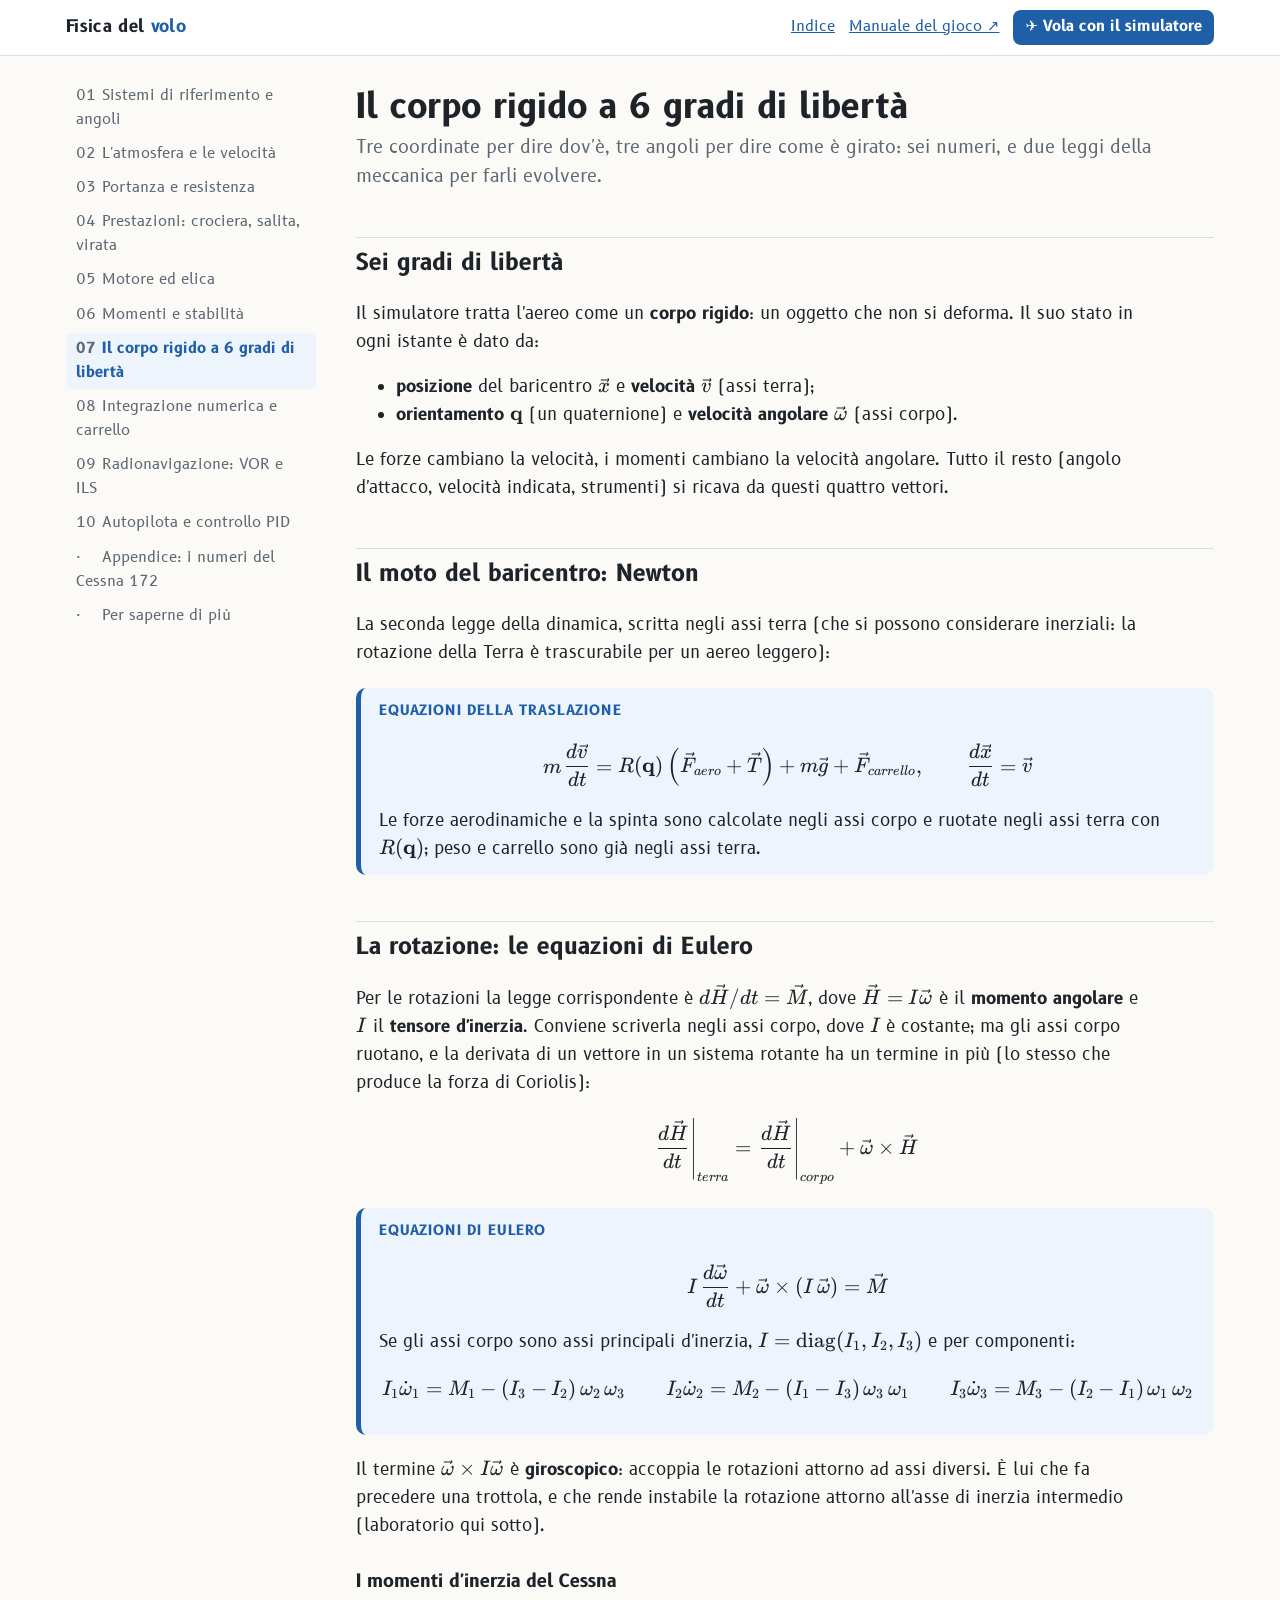
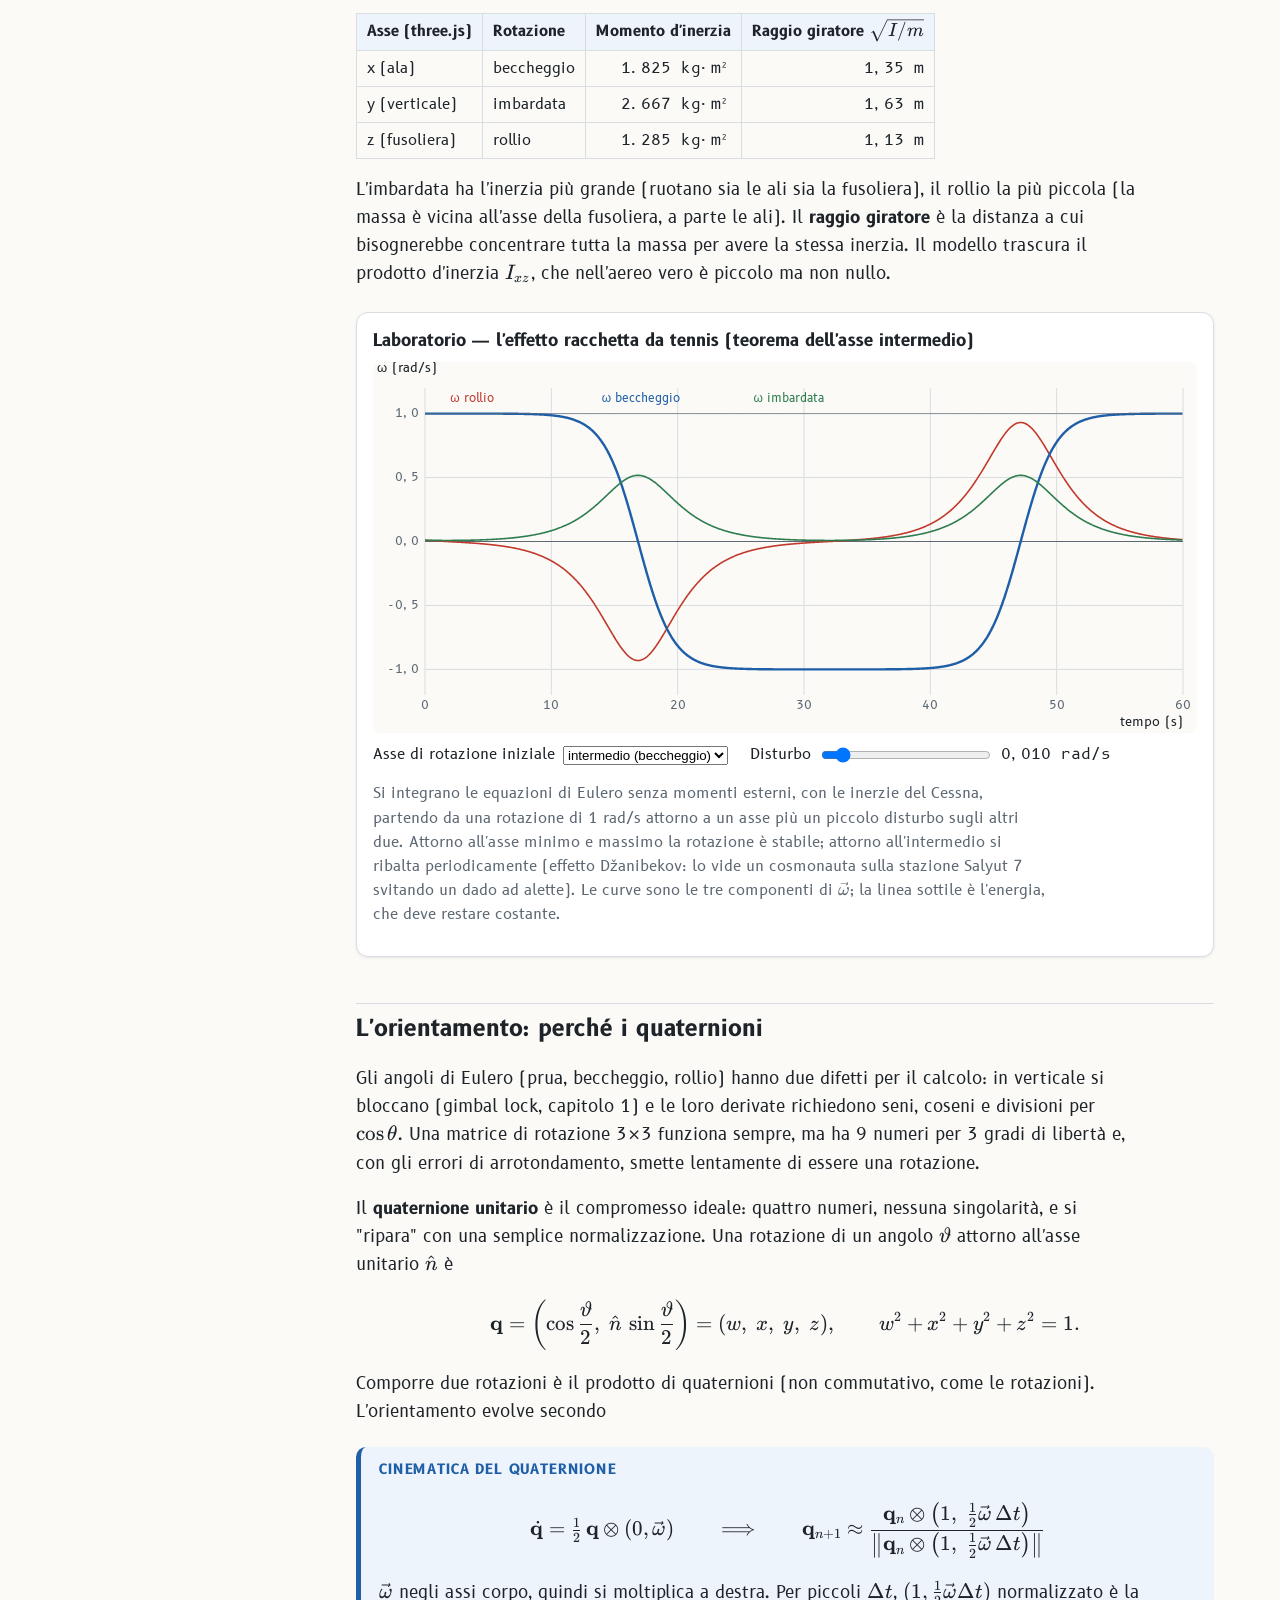
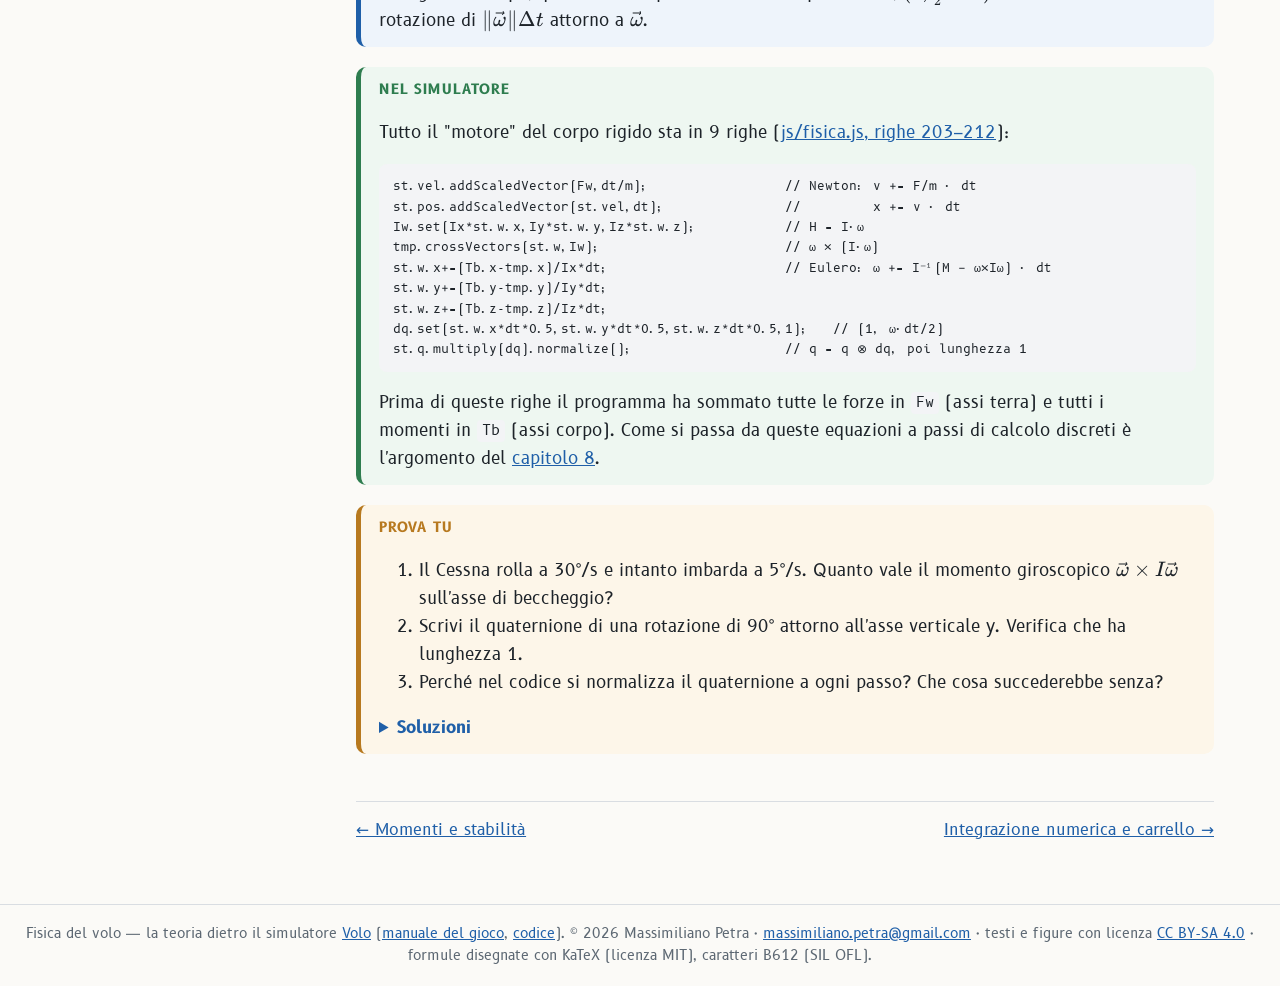
<file: capitoli/07-corpo-rigido.html>
<!doctype html>
<html lang="it">
<head>
<meta charset="utf-8">
<meta name="viewport" content="width=device-width, initial-scale=1">
<link rel="icon" href="../img/icona.svg" type="image/svg+xml">
<title>Il corpo rigido a 6 gradi di libertà — Fisica del volo</title>
<link rel="stylesheet" href="../css/font.css">
<link rel="stylesheet" href="../lib/katex/katex.min.css">
<link rel="stylesheet" href="../css/stile.css">
<script src="../lib/katex/katex.min.js"></script>
<script src="../lib/katex/auto-render.min.js"></script>
<script src="../js/c172.js"></script>
<script src="../js/comune.js"></script>
</head>
<body>
<main>
<h1>Il corpo rigido a 6 gradi di libertà</h1>
<p class="sottotitolo">Tre coordinate per dire dov'è, tre angoli per dire come è girato: sei numeri, e due leggi della meccanica per farli evolvere.</p>

<h2>Sei gradi di libertà</h2>
<p>Il simulatore tratta l'aereo come un <b>corpo rigido</b>: un oggetto che non si deforma. Il suo stato in ogni istante è dato da:</p>
<ul>
  <li><b>posizione</b> del baricentro \(\vec x\) e <b>velocità</b> \(\vec v\) (assi terra);</li>
  <li><b>orientamento</b> \(\mathbf q\) (un quaternione) e <b>velocità angolare</b> \(\vec\omega\) (assi corpo).</li>
</ul>
<p>Le forze cambiano la velocità, i momenti cambiano la velocità angolare. Tutto il resto (angolo d'attacco, velocità indicata, strumenti) si ricava da questi quattro vettori.</p>

<h2>Il moto del baricentro: Newton</h2>
<p>La seconda legge della dinamica, scritta negli assi terra (che si possono considerare inerziali: la rotazione della Terra è trascurabile per un aereo leggero):</p>
<div class="box formula">
  <div class="titolo">Equazioni della traslazione</div>
  $$m\,\frac{d\vec v}{dt}=R(\mathbf q)\left(\vec F_{aero}+\vec T\right)+m\vec g+\vec F_{carrello},\qquad \frac{d\vec x}{dt}=\vec v$$
  <p>Le forze aerodinamiche e la spinta sono calcolate negli assi corpo e ruotate negli assi terra con \(R(\mathbf q)\); peso e carrello sono già negli assi terra.</p>
</div>

<h2>La rotazione: le equazioni di Eulero</h2>
<p>Per le rotazioni la legge corrispondente è \(d\vec H/dt=\vec M\), dove \(\vec H=I\vec\omega\) è il <b>momento angolare</b> e \(I\) il <b>tensore d'inerzia</b>. Conviene scriverla negli assi corpo, dove \(I\) è costante; ma gli assi corpo ruotano, e la derivata di un vettore in un sistema rotante ha un termine in più (lo stesso che produce la forza di Coriolis):</p>
$$\left.\frac{d\vec H}{dt}\right|_{terra}=\left.\frac{d\vec H}{dt}\right|_{corpo}+\vec\omega\times\vec H$$
<div class="box formula">
  <div class="titolo">Equazioni di Eulero</div>
  $$I\,\frac{d\vec\omega}{dt}+\vec\omega\times\left(I\,\vec\omega\right)=\vec M$$
  <p>Se gli assi corpo sono assi principali d'inerzia, \(I=\operatorname{diag}(I_1,I_2,I_3)\) e per componenti:</p>
  $$I_1\dot\omega_1=M_1-(I_3-I_2)\,\omega_2\,\omega_3\qquad I_2\dot\omega_2=M_2-(I_1-I_3)\,\omega_3\,\omega_1\qquad I_3\dot\omega_3=M_3-(I_2-I_1)\,\omega_1\,\omega_2$$
</div>
<p>Il termine \(\vec\omega\times I\vec\omega\) è <b>giroscopico</b>: accoppia le rotazioni attorno ad assi diversi. È lui che fa precedere una trottola, e che rende instabile la rotazione attorno all'asse di inerzia intermedio (laboratorio qui sotto).</p>

<h3>I momenti d'inerzia del Cessna</h3>
<table>
  <tr><th>Asse (three.js)</th><th>Rotazione</th><th>Momento d'inerzia</th><th>Raggio giratore \(\sqrt{I/m}\)</th></tr>
  <tr><td>x (ala)</td><td>beccheggio</td><td class="n" id="i-x"></td><td class="n" id="k-x"></td></tr>
  <tr><td>y (verticale)</td><td>imbardata</td><td class="n" id="i-y"></td><td class="n" id="k-y"></td></tr>
  <tr><td>z (fusoliera)</td><td>rollio</td><td class="n" id="i-z"></td><td class="n" id="k-z"></td></tr>
</table>
<p>L'imbardata ha l'inerzia più grande (ruotano sia le ali sia la fusoliera), il rollio la più piccola (la massa è vicina all'asse della fusoliera, a parte le ali). Il <b>raggio giratore</b> è la distanza a cui bisognerebbe concentrare tutta la massa per avere la stessa inerzia. Il modello trascura il prodotto d'inerzia \(I_{xz}\), che nell'aereo vero è piccolo ma non nullo.</p>

<div class="lab">
  <div class="titolo">Laboratorio — l'effetto racchetta da tennis (teorema dell'asse intermedio)</div>
  <canvas id="cvEul"></canvas>
  <div class="comandi">
    <label>Asse di rotazione iniziale
      <select id="asse"><option value="0">minimo (rollio)</option><option value="1" selected>intermedio (beccheggio)</option><option value="2">massimo (imbardata)</option></select></label>
    <label>Disturbo <input type="range" id="dist" min="0.001" max="0.1" step="0.001" value="0.01"><output for="dist"></output></label>
  </div>
  <p style="font-size:.86rem;color:var(--tenue)">Si integrano le equazioni di Eulero senza momenti esterni, con le inerzie del Cessna, partendo da una rotazione di 1 rad/s attorno a un asse più un piccolo disturbo sugli altri due. Attorno all'asse minimo e massimo la rotazione è stabile; attorno all'intermedio si ribalta periodicamente (effetto Džanibekov: lo vide un cosmonauta sulla stazione Salyut 7 svitando un dado ad alette). Le curve sono le tre componenti di \(\vec\omega\); la linea sottile è l'energia, che deve restare costante.</p>
</div>

<h2>L'orientamento: perché i quaternioni</h2>
<p>Gli angoli di Eulero (prua, beccheggio, rollio) hanno due difetti per il calcolo: in verticale si bloccano (gimbal lock, capitolo 1) e le loro derivate richiedono seni, coseni e divisioni per \(\cos\theta\). Una matrice di rotazione 3×3 funziona sempre, ma ha 9 numeri per 3 gradi di libertà e, con gli errori di arrotondamento, smette lentamente di essere una rotazione.</p>
<p>Il <b>quaternione unitario</b> è il compromesso ideale: quattro numeri, nessuna singolarità, e si "ripara" con una semplice normalizzazione. Una rotazione di un angolo \(\vartheta\) attorno all'asse unitario \(\hat n\) è</p>
$$\mathbf q=\left(\cos\frac\vartheta2,\;\hat n\,\sin\frac\vartheta2\right)=(w,\;x,\;y,\;z),\qquad w^2+x^2+y^2+z^2=1.$$
<p>Comporre due rotazioni è il prodotto di quaternioni (non commutativo, come le rotazioni). L'orientamento evolve secondo</p>
<div class="box formula">
  <div class="titolo">Cinematica del quaternione</div>
  $$\dot{\mathbf q}=\tfrac12\,\mathbf q\otimes(0,\vec\omega)\qquad\Longrightarrow\qquad \mathbf q_{n+1}\approx\frac{\mathbf q_n\otimes\left(1,\;\tfrac12\vec\omega\,\Delta t\right)}{\left\lVert\mathbf q_n\otimes\left(1,\;\tfrac12\vec\omega\,\Delta t\right)\right\rVert}$$
  <p>\(\vec\omega\) negli assi corpo, quindi si moltiplica a destra. Per piccoli \(\Delta t\), \((1,\tfrac12\vec\omega\Delta t)\) normalizzato è la rotazione di \(\lVert\vec\omega\rVert\Delta t\) attorno a \(\vec\omega\).</p>
</div>

<div class="box nelsim">
  <div class="titolo">Nel simulatore</div>
  <p>Tutto il "motore" del corpo rigido sta in 9 righe (<a data-codice="js/fisica.js#L203-L212">js/fisica.js, righe 203–212</a>):</p>
<pre><code>st.vel.addScaledVector(Fw,dt/m);                 // Newton: v += F/m · dt
st.pos.addScaledVector(st.vel,dt);               //         x += v · dt
Iw.set(Ix*st.w.x,Iy*st.w.y,Iz*st.w.z);           // H = I·ω
tmp.crossVectors(st.w,Iw);                       // ω × (I·ω)
st.w.x+=(Tb.x-tmp.x)/Ix*dt;                      // Eulero: ω += I⁻¹(M − ω×Iω) · dt
st.w.y+=(Tb.y-tmp.y)/Iy*dt;
st.w.z+=(Tb.z-tmp.z)/Iz*dt;
dq.set(st.w.x*dt*0.5,st.w.y*dt*0.5,st.w.z*dt*0.5,1);   // (1, ω·dt/2)
st.q.multiply(dq).normalize();                   // q = q ⊗ dq, poi lunghezza 1</code></pre>
  <p>Prima di queste righe il programma ha sommato tutte le forze in <code>Fw</code> (assi terra) e tutti i momenti in <code>Tb</code> (assi corpo). Come si passa da queste equazioni a passi di calcolo discreti è l'argomento del <a href="08-integrazione.html">capitolo 8</a>.</p>
</div>

<div class="box prova">
  <div class="titolo">Prova tu</div>
  <ol>
    <li>Il Cessna rolla a 30°/s e intanto imbarda a 5°/s. Quanto vale il momento giroscopico \(\vec\omega\times I\vec\omega\) sull'asse di beccheggio?</li>
    <li>Scrivi il quaternione di una rotazione di 90° attorno all'asse verticale y. Verifica che ha lunghezza 1.</li>
    <li>Perché nel codice si normalizza il quaternione a ogni passo? Che cosa succederebbe senza?</li>
  </ol>
  <details><summary>Soluzioni</summary>
    <ol>
      <li>\(\omega_y=0{,}087\), \(\omega_z=0{,}524\) rad/s (segni a parte). Componente x: \(\omega_y I_z\omega_z-\omega_z I_y\omega_y=\omega_y\omega_z(I_z-I_y)=0{,}087\cdot0{,}524\cdot(1285-2667)\approx-63\) N·m: piccolo rispetto ai momenti aerodinamici (migliaia di N·m), ma c'è.</li>
      <li>\(\mathbf q=(\cos45^\circ,\,0,\,\sin45^\circ,\,0)=(0{,}707;\;0;\;0{,}707;\;0)\); \(0{,}707^2+0{,}707^2=1\).</li>
      <li>Il passo \((1,\tfrac12\vec\omega\Delta t)\) non ha lunghezza esattamente 1: senza normalizzare, il quaternione crescerebbe a ogni passo e la "rotazione" deformerebbe l'aereo (scala e taglio).</li>
    </ol>
  </details>
</div>
</main>
<script>
window.addEventListener('load',()=>{
  const I=window.AEREO.inerzia,m=window.AEREO.massa;
  for(const [a,v] of [['x',I.beccheggio],['y',I.imbardata],['z',I.rollio]]){
    document.getElementById('i-'+a).textContent=FV.fmt(v)+' kg·m²';document.getElementById('k-'+a).textContent=FV.fmt(Math.sqrt(v/m),2)+' m';}
  // inerzie ordinate: minimo (rollio), intermedio (beccheggio), massimo (imbardata)
  const In=[I.rollio,I.beccheggio,I.imbardata];
  const g=FV.grafico(document.getElementById('cvEul'),{x:[0,60],y:[-1.2,1.2],etX:'tempo (s)',etY:'ω (rad/s)',rapporto:0.45});
  let asse=1,dist=0.01;
  function simula(){
    let w=[dist,dist,dist];w[asse]=1;
    const dt=0.002,ts=[],s=[[],[],[]],E=[];const E0=0.5*(In[0]*w[0]**2+In[1]*w[1]**2+In[2]*w[2]**2);
    const der=w=>[-(In[2]-In[1])*w[1]*w[2]/In[0],-(In[0]-In[2])*w[2]*w[0]/In[1],-(In[1]-In[0])*w[0]*w[1]/In[2]];
    for(let t=0;t<=60;t+=dt){
      // Runge-Kutta del 4° ordine (vedi capitolo 8)
      const k1=der(w),k2=der(w.map((v,i)=>v+k1[i]*dt/2)),k3=der(w.map((v,i)=>v+k2[i]*dt/2)),k4=der(w.map((v,i)=>v+k3[i]*dt));
      w=w.map((v,i)=>v+(k1[i]+2*k2[i]+2*k3[i]+k4[i])*dt/6);
      if(Math.round(t/dt)%25===0){ts.push(t);for(let i=0;i<3;i++)s[i].push(w[i]);E.push(0.5*(In[0]*w[0]**2+In[1]*w[1]**2+In[2]*w[2]**2)/E0);}
    }
    g.pulisci();g.assi();
    const col=['accento2','accento','verde'],nom=['rollio','beccheggio','imbardata'];
    for(let i=0;i<3;i++){g.serie(ts,s[i],FV.colore(col[i]),i===asse?2.4:1.6);g.testo(2+i*12,1.12,'ω '+nom[i],FV.colore(col[i]));}
    g.serie(ts,E,FV.colore('tenue'),0.8);
  }
  document.getElementById('asse').addEventListener('change',e=>{asse=+e.target.value;simula();});
  FV.cursore('dist',v=>{dist=v;simula();},v=>FV.fmt(v,3)+' rad/s').agg();
  window.addEventListener('resize',simula);
});
</script>
</body>
</html>
</file>
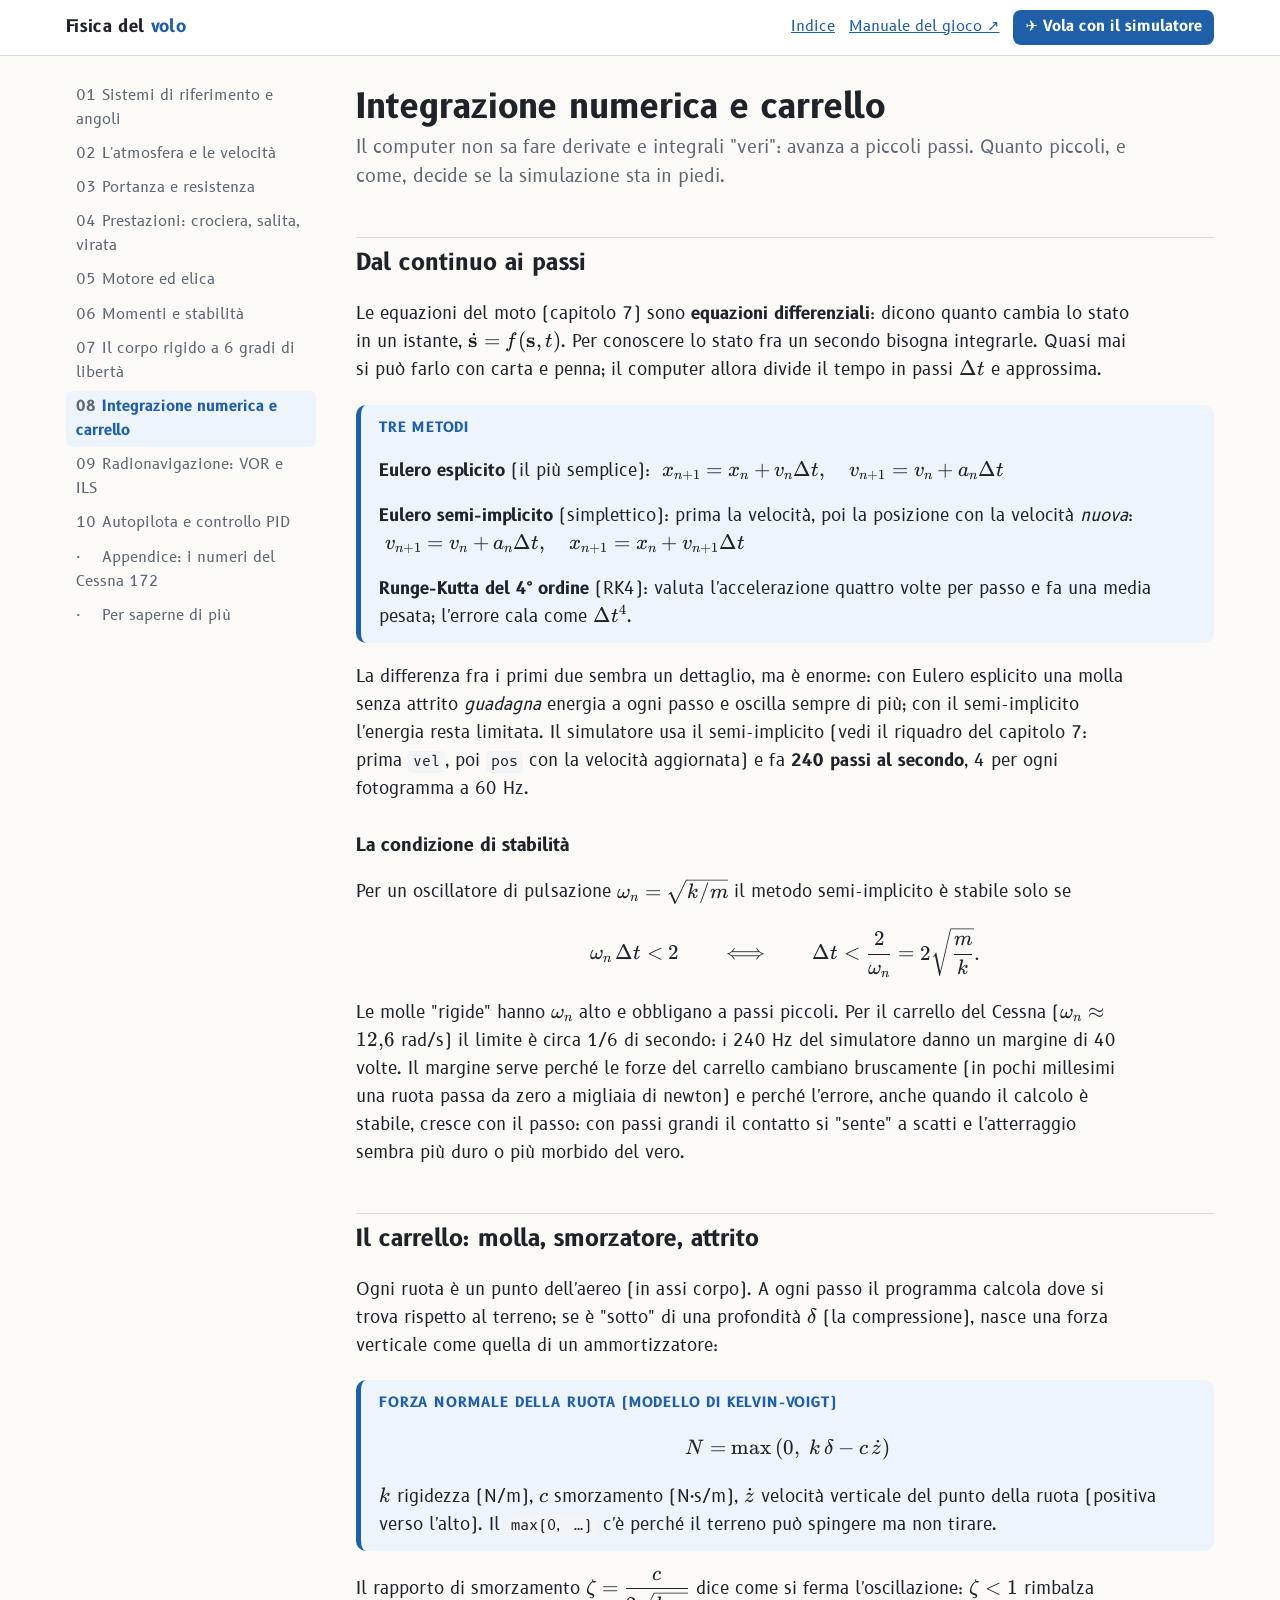
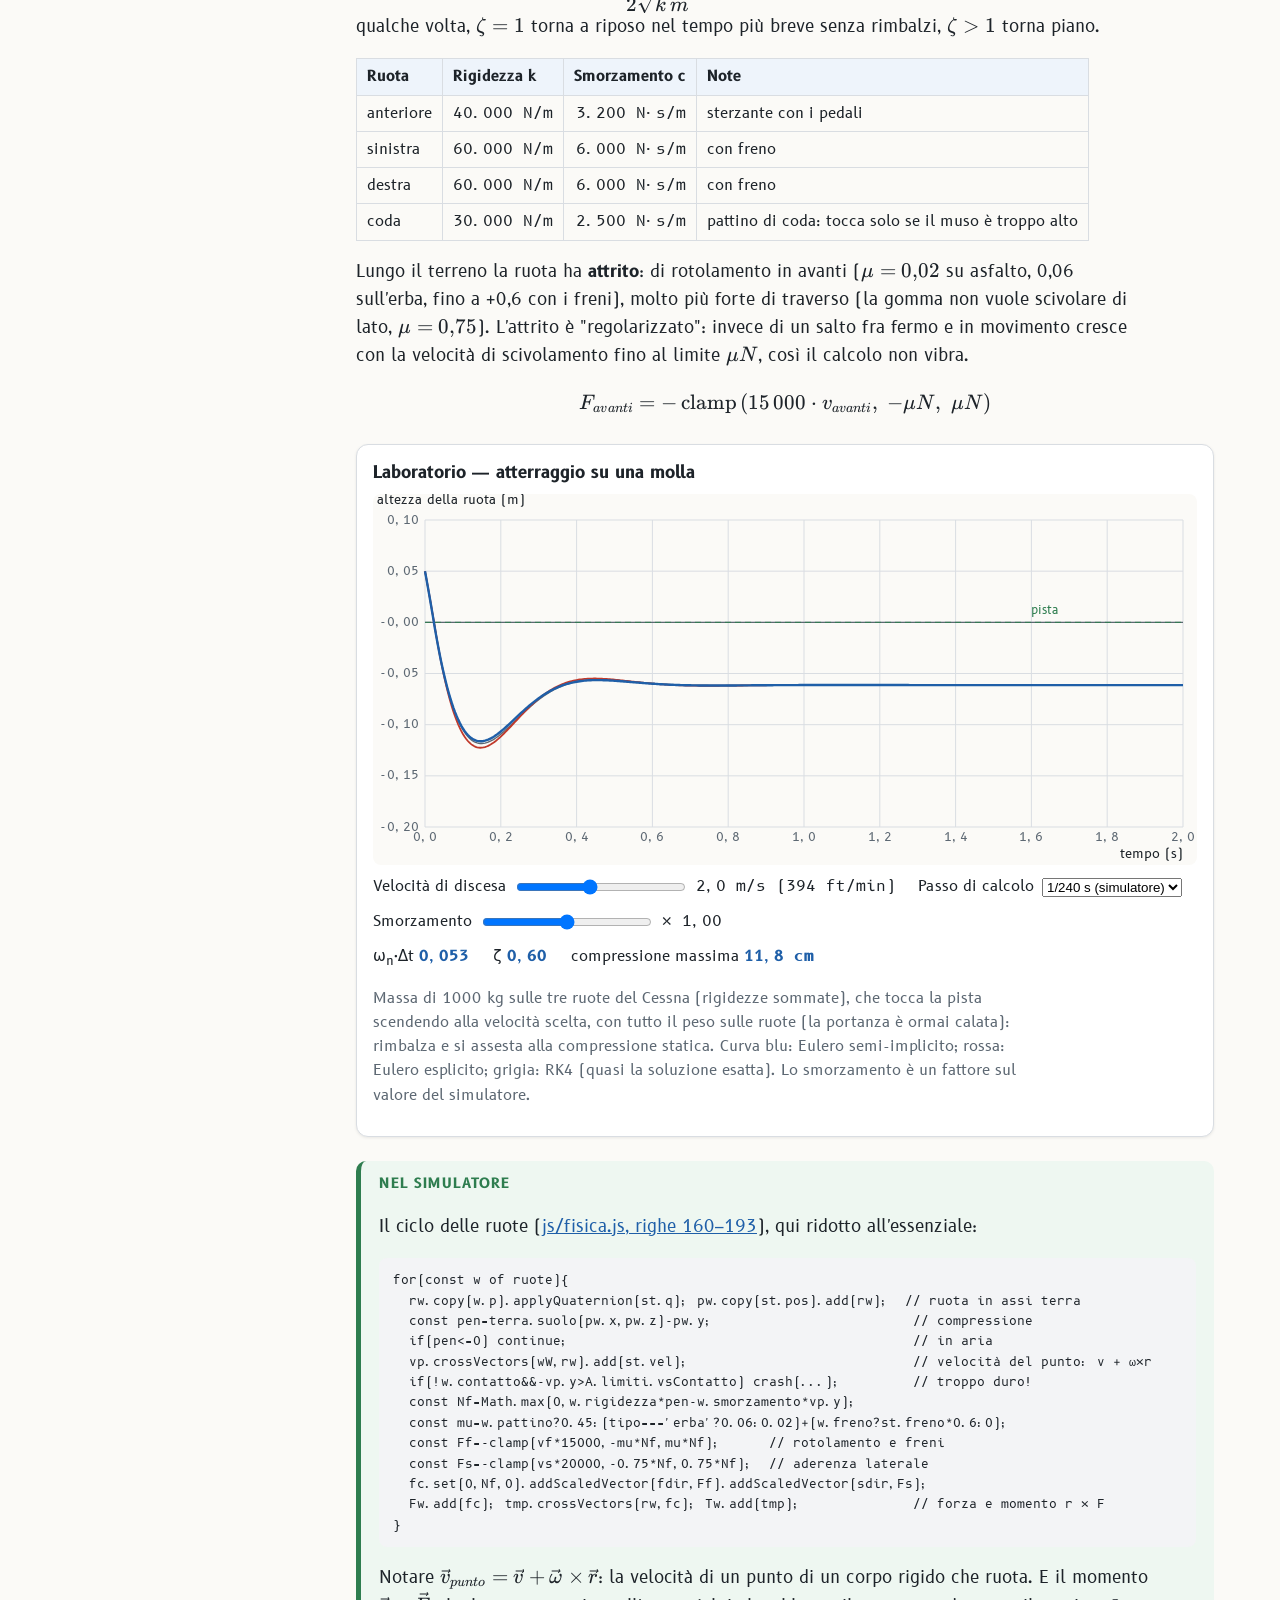
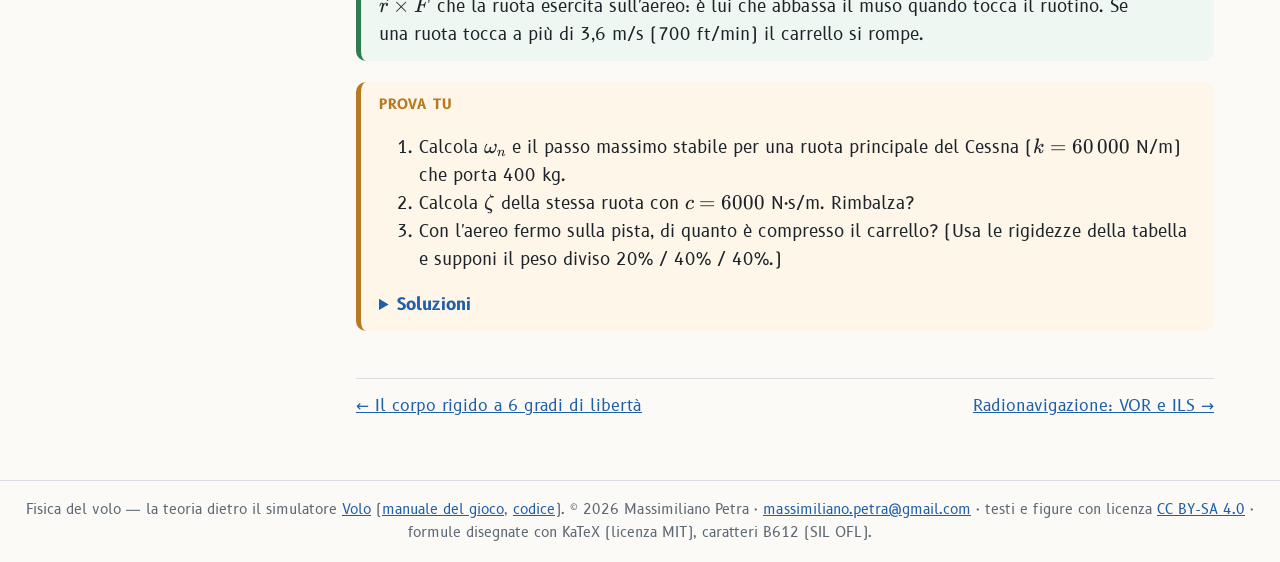
<file: capitoli/08-integrazione.html>
<!doctype html>
<html lang="it">
<head>
<meta charset="utf-8">
<meta name="viewport" content="width=device-width, initial-scale=1">
<link rel="icon" href="../img/icona.svg" type="image/svg+xml">
<title>Integrazione numerica e carrello — Fisica del volo</title>
<link rel="stylesheet" href="../css/font.css">
<link rel="stylesheet" href="../lib/katex/katex.min.css">
<link rel="stylesheet" href="../css/stile.css">
<script src="../lib/katex/katex.min.js"></script>
<script src="../lib/katex/auto-render.min.js"></script>
<script src="../js/c172.js"></script>
<script src="../js/comune.js"></script>
</head>
<body>
<main>
<h1>Integrazione numerica e carrello</h1>
<p class="sottotitolo">Il computer non sa fare derivate e integrali "veri": avanza a piccoli passi. Quanto piccoli, e come, decide se la simulazione sta in piedi.</p>

<h2>Dal continuo ai passi</h2>
<p>Le equazioni del moto (capitolo 7) sono <b>equazioni differenziali</b>: dicono quanto cambia lo stato in un istante, \(\dot{\mathbf s}=f(\mathbf s,t)\). Per conoscere lo stato fra un secondo bisogna integrarle. Quasi mai si può farlo con carta e penna; il computer allora divide il tempo in passi \(\Delta t\) e approssima.</p>
<div class="box formula">
  <div class="titolo">Tre metodi</div>
  <p><b>Eulero esplicito</b> (il più semplice): \(\;x_{n+1}=x_n+v_n\Delta t,\quad v_{n+1}=v_n+a_n\Delta t\)</p>
  <p><b>Eulero semi-implicito</b> (simplettico): prima la velocità, poi la posizione con la velocità <i>nuova</i>: \(\;v_{n+1}=v_n+a_n\Delta t,\quad x_{n+1}=x_n+v_{n+1}\Delta t\)</p>
  <p><b>Runge-Kutta del 4° ordine</b> (RK4): valuta l'accelerazione quattro volte per passo e fa una media pesata; l'errore cala come \(\Delta t^4\).</p>
</div>
<p>La differenza fra i primi due sembra un dettaglio, ma è enorme: con Eulero esplicito una molla senza attrito <i>guadagna</i> energia a ogni passo e oscilla sempre di più; con il semi-implicito l'energia resta limitata. Il simulatore usa il semi-implicito (vedi il riquadro del capitolo 7: prima <code>vel</code>, poi <code>pos</code> con la velocità aggiornata) e fa <b>240 passi al secondo</b>, 4 per ogni fotogramma a 60 Hz.</p>

<h3>La condizione di stabilità</h3>
<p>Per un oscillatore di pulsazione \(\omega_n=\sqrt{k/m}\) il metodo semi-implicito è stabile solo se</p>
$$\omega_n\,\Delta t<2\qquad\Longleftrightarrow\qquad \Delta t<\frac{2}{\omega_n}=2\sqrt{\frac mk}.$$
<p>Le molle "rigide" hanno \(\omega_n\) alto e obbligano a passi piccoli. Per il carrello del Cessna (\(\omega_n\approx12{,}6\) rad/s) il limite è circa 1/6 di secondo: i 240 Hz del simulatore danno un margine di 40 volte. Il margine serve perché le forze del carrello cambiano bruscamente (in pochi millesimi una ruota passa da zero a migliaia di newton) e perché l'errore, anche quando il calcolo è stabile, cresce con il passo: con passi grandi il contatto si "sente" a scatti e l'atterraggio sembra più duro o più morbido del vero.</p>

<h2>Il carrello: molla, smorzatore, attrito</h2>
<p>Ogni ruota è un punto dell'aereo (in assi corpo). A ogni passo il programma calcola dove si trova rispetto al terreno; se è "sotto" di una profondità \(\delta\) (la compressione), nasce una forza verticale come quella di un ammortizzatore:</p>
<div class="box formula">
  <div class="titolo">Forza normale della ruota (modello di Kelvin-Voigt)</div>
  $$N=\max\left(0,\;k\,\delta-c\,\dot z\right)$$
  <p>\(k\) rigidezza (N/m), \(c\) smorzamento (N·s/m), \(\dot z\) velocità verticale del punto della ruota (positiva verso l'alto). Il <code>max(0, …)</code> c'è perché il terreno può spingere ma non tirare.</p>
</div>
<p>Il rapporto di smorzamento \(\zeta=\dfrac{c}{2\sqrt{k\,m}}\) dice come si ferma l'oscillazione: \(\zeta<1\) rimbalza qualche volta, \(\zeta=1\) torna a riposo nel tempo più breve senza rimbalzi, \(\zeta>1\) torna piano.</p>
<table id="tabCarr">
  <tr><th>Ruota</th><th>Rigidezza k</th><th>Smorzamento c</th><th>Note</th></tr>
</table>
<p>Lungo il terreno la ruota ha <b>attrito</b>: di rotolamento in avanti (\(\mu=0{,}02\) su asfalto, 0,06 sull'erba, fino a +0,6 con i freni), molto più forte di traverso (la gomma non vuole scivolare di lato, \(\mu=0{,}75\)). L'attrito è "regolarizzato": invece di un salto fra fermo e in movimento cresce con la velocità di scivolamento fino al limite \(\mu N\), così il calcolo non vibra.</p>
$$F_{avanti}=-\operatorname{clamp}\left(15\,000\cdot v_{avanti},\;-\mu N,\;\mu N\right)$$

<div class="lab">
  <div class="titolo">Laboratorio — atterraggio su una molla</div>
  <canvas id="cvMolla"></canvas>
  <div class="comandi">
    <label>Velocità di discesa <input type="range" id="vz" min="0.5" max="4" step="0.1" value="2"><output for="vz"></output></label>
    <label>Passo di calcolo <select id="dt"><option value="240" selected>1/240 s (simulatore)</option><option value="60">1/60 s</option><option value="30">1/30 s</option><option value="20">1/20 s</option><option value="10">1/10 s</option><option value="6">1/6 s</option><option value="5">1/5 s</option></select></label>
    <label>Smorzamento <input type="range" id="cc" min="0" max="2" step="0.05" value="1"><output for="cc"></output></label>
  </div>
  <div class="risultati"><span>ω<sub>n</sub>·Δt <b id="r-wdt"></b></span><span>ζ <b id="r-z"></b></span><span>compressione massima <b id="r-c"></b></span></div>
  <p style="font-size:.86rem;color:var(--tenue)">Massa di 1000 kg sulle tre ruote del Cessna (rigidezze sommate), che tocca la pista scendendo alla velocità scelta, con tutto il peso sulle ruote (la portanza è ormai calata): rimbalza e si assesta alla compressione statica. Curva blu: Eulero semi-implicito; rossa: Eulero esplicito; grigia: RK4 (quasi la soluzione esatta). Lo smorzamento è un fattore sul valore del simulatore.</p>
</div>

<div class="box nelsim">
  <div class="titolo">Nel simulatore</div>
  <p>Il ciclo delle ruote (<a data-codice="js/fisica.js#L160-L193">js/fisica.js, righe 160–193</a>), qui ridotto all'essenziale:</p>
<pre><code>for(const w of ruote){
  rw.copy(w.p).applyQuaternion(st.q); pw.copy(st.pos).add(rw);  // ruota in assi terra
  const pen=terra.suolo(pw.x,pw.z)-pw.y;                         // compressione
  if(pen<=0) continue;                                           // in aria
  vp.crossVectors(wW,rw).add(st.vel);                            // velocità del punto: v + ω×r
  if(!w.contatto&&-vp.y>A.limiti.vsContatto) crash(...);         // troppo duro!
  const Nf=Math.max(0,w.rigidezza*pen-w.smorzamento*vp.y);
  const mu=w.pattino?0.45:(tipo==='erba'?0.06:0.02)+(w.freno?st.freno*0.6:0);
  const Ff=-clamp(vf*15000,-mu*Nf,mu*Nf);      // rotolamento e freni
  const Fs=-clamp(vs*20000,-0.75*Nf,0.75*Nf);  // aderenza laterale
  fc.set(0,Nf,0).addScaledVector(fdir,Ff).addScaledVector(sdir,Fs);
  Fw.add(fc); tmp.crossVectors(rw,fc); Tw.add(tmp);              // forza e momento r × F
}</code></pre>
  <p>Notare \(\vec v_{punto}=\vec v+\vec\omega\times\vec r\): la velocità di un punto di un corpo rigido che ruota. E il momento \(\vec r\times\vec F\) che la ruota esercita sull'aereo: è lui che abbassa il muso quando tocca il ruotino. Se una ruota tocca a più di 3,6 m/s (700 ft/min) il carrello si rompe.</p>
</div>

<div class="box prova">
  <div class="titolo">Prova tu</div>
  <ol>
    <li>Calcola \(\omega_n\) e il passo massimo stabile per una ruota principale del Cessna (\(k=60\,000\) N/m) che porta 400 kg.</li>
    <li>Calcola \(\zeta\) della stessa ruota con \(c=6000\) N·s/m. Rimbalza?</li>
    <li>Con l'aereo fermo sulla pista, di quanto è compresso il carrello? (Usa le rigidezze della tabella e supponi il peso diviso 20% / 40% / 40%.)</li>
  </ol>
  <details><summary>Soluzioni</summary>
    <ol>
      <li>\(\omega_n=\sqrt{60\,000/400}=12{,}2\) rad/s (circa 2 Hz); \(\Delta t<2/12{,}2=0{,}16\) s. Il passo del simulatore (1/240 = 0,004 s) è 40 volte più piccolo: stabile e preciso.</li>
      <li>\(\zeta=6000/(2\sqrt{60\,000\cdot400})=0{,}61\): rimbalza appena, e si ferma in meno di un'oscillazione.</li>
      <li>Ruotino \(1962/40\,000=4{,}9\) cm; principali \(3924/60\,000=6{,}5\) cm.</li>
    </ol>
  </details>
</div>
</main>
<script>
window.addEventListener('load',()=>{
  const C=window.AEREO.carrello,tb=document.getElementById('tabCarr');
  for(const r of C)tb.insertAdjacentHTML('beforeend',`<tr><td>${r.nome}</td><td class="n">${FV.fmt(r.rigidezza)} N/m</td><td class="n">${FV.fmt(r.smorzamento)} N·s/m</td><td>${r.pattino?'pattino di coda: tocca solo se il muso è troppo alto':r.sterzante?'sterzante con i pedali':r.freno?'con freno':''}</td></tr>`);
  const ruote=C.filter(r=>!r.pattino),K=ruote.reduce((a,r)=>a+r.rigidezza,0),C0=ruote.reduce((a,r)=>a+r.smorzamento,0),m=window.AEREO.massa;
  const g=FV.grafico(document.getElementById('cvMolla'),{x:[0,2],y:[-0.2,0.1],etX:'tempo (s)',etY:'altezza della ruota (m)',rapporto:0.45});
  let vz=2,hz=240,cc=1;
  function sim(metodo){
    const c=C0*cc,dt=1/hz,ts=[],zs=[];let z=0.05,v=-vz,maxC=0;
    const acc=(z,v)=>{const pen=-z;return (pen>0?Math.max(0,K*pen-c*v)/m:0)-9.81;};   // tutto il peso sulle ruote
    for(let t=0;t<=2+1e-9;t+=dt){
      ts.push(t);zs.push(Math.max(-1,Math.min(1,z)));maxC=Math.max(maxC,-z);
      if(metodo==='esp'){const a=acc(z,v);z+=v*dt;v+=a*dt;}
      else if(metodo==='semi'){v+=acc(z,v)*dt;z+=v*dt;}
      else{ // RK4 con passo fine
        const h=dt/8;for(let i=0;i<8;i++){
          const k1v=acc(z,v),k1z=v,k2v=acc(z+k1z*h/2,v+k1v*h/2),k2z=v+k1v*h/2,k3v=acc(z+k2z*h/2,v+k2v*h/2),k3z=v+k2v*h/2,k4v=acc(z+k3z*h,v+k3v*h),k4z=v+k3v*h;
          v+=(k1v+2*k2v+2*k3v+k4v)*h/6;z+=(k1z+2*k2z+2*k3z+k4z)*h/6;}
      }
    }
    return {ts,zs,maxC};
  }
  function agg(){
    g.pulisci();g.assi();
    const r=sim('rk4');g.serie(r.ts,r.zs,FV.colore('tenue'),1.4);
    g.serie(...Object.values(sim('esp')).slice(0,2),FV.colore('accento2'),1.8);
    const s=sim('semi');g.serie(s.ts,s.zs,FV.colore('accento'),2.4);
    g.linea(0,0,2,0,FV.colore('verde'),1,[6,4]);g.testo(1.6,0.012,'pista',FV.colore('verde'));
    const wn=Math.sqrt(K/m);
    document.getElementById('r-wdt').textContent=FV.fmt(wn/hz,3)+(wn/hz>=2?' — instabile!':'');
    document.getElementById('r-z').textContent=FV.fmt(C0*cc/(2*Math.sqrt(K*m)),2);
    document.getElementById('r-c').textContent=FV.fmt(r.maxC*100,1)+' cm';
  }
  FV.cursore('vz',v=>{vz=v;agg();},v=>FV.fmt(v,1)+' m/s ('+FV.fmt(v*196.85)+' ft/min)').agg();
  FV.cursore('cc',v=>{cc=v;agg();},v=>'× '+FV.fmt(v,2)).agg();
  document.getElementById('dt').addEventListener('change',e=>{hz=+e.target.value;agg();});
  window.addEventListener('resize',agg);
});
</script>
</body>
</html>
</file>
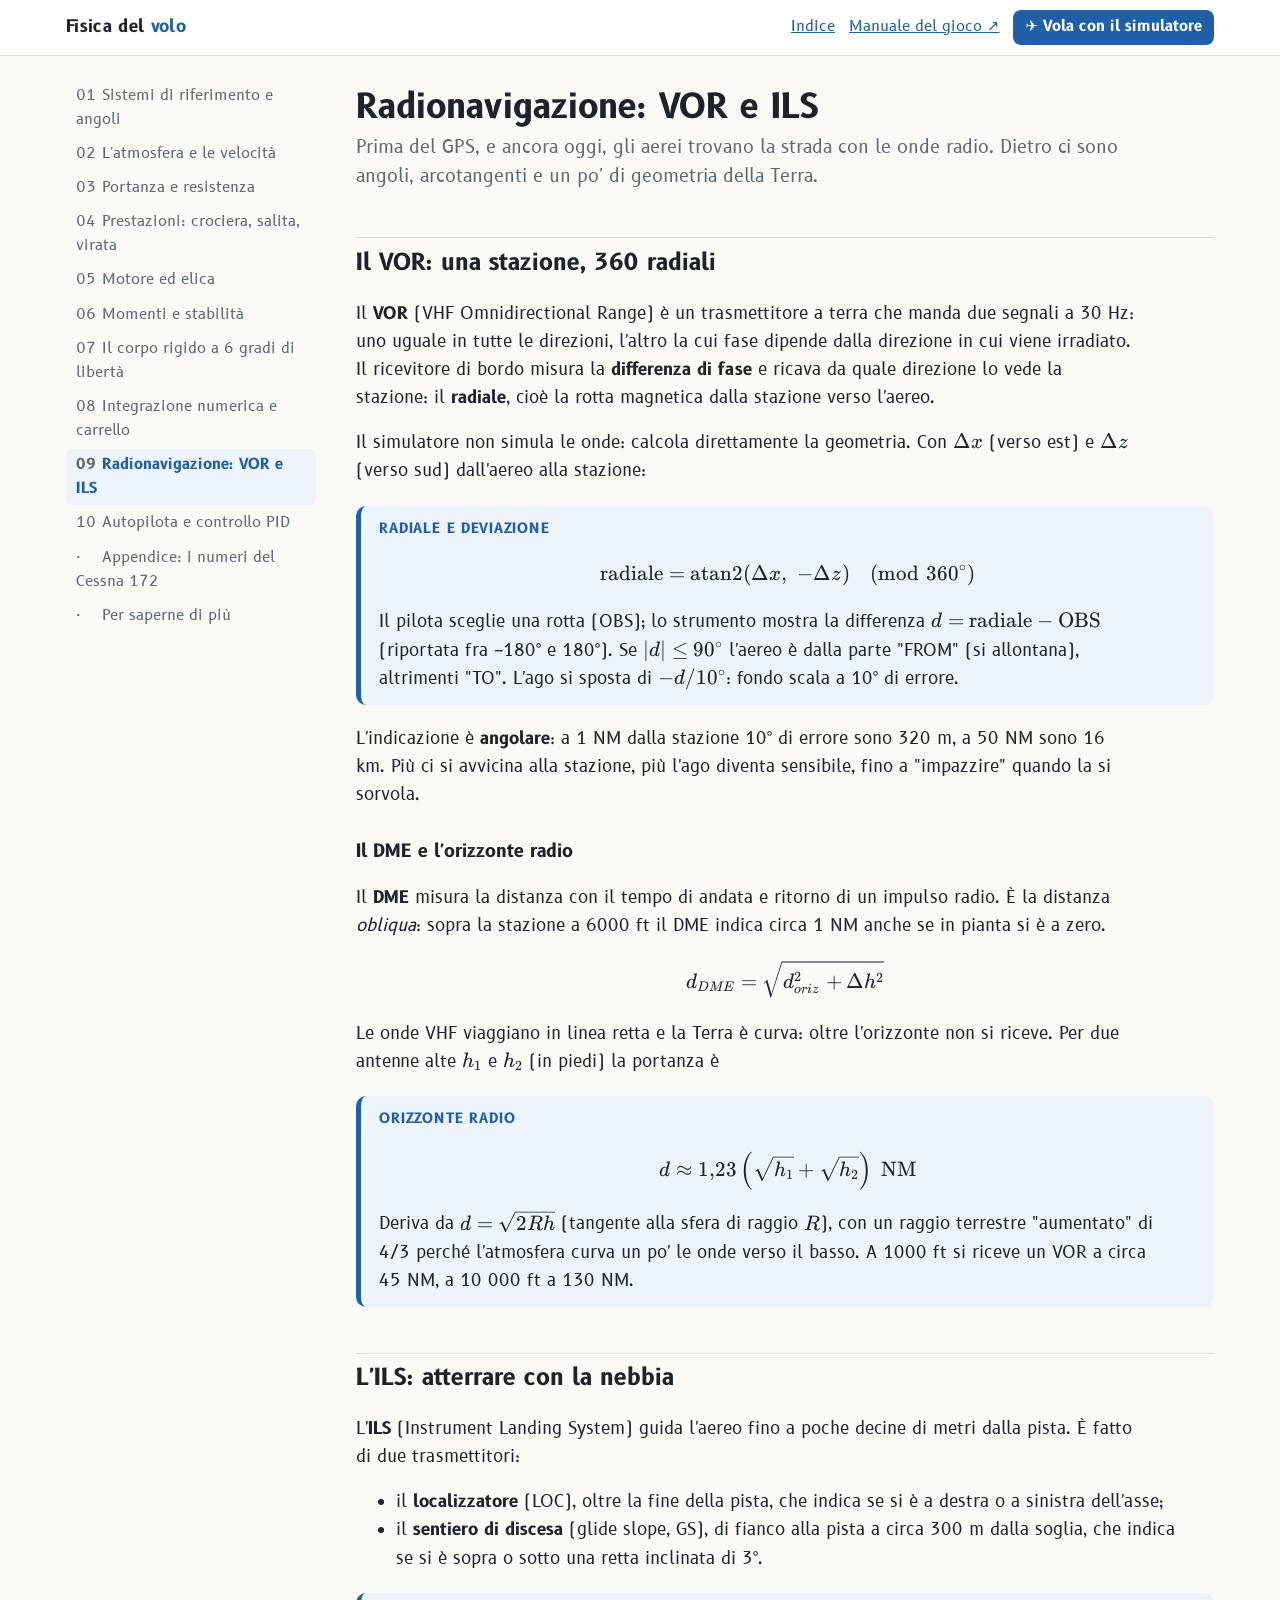
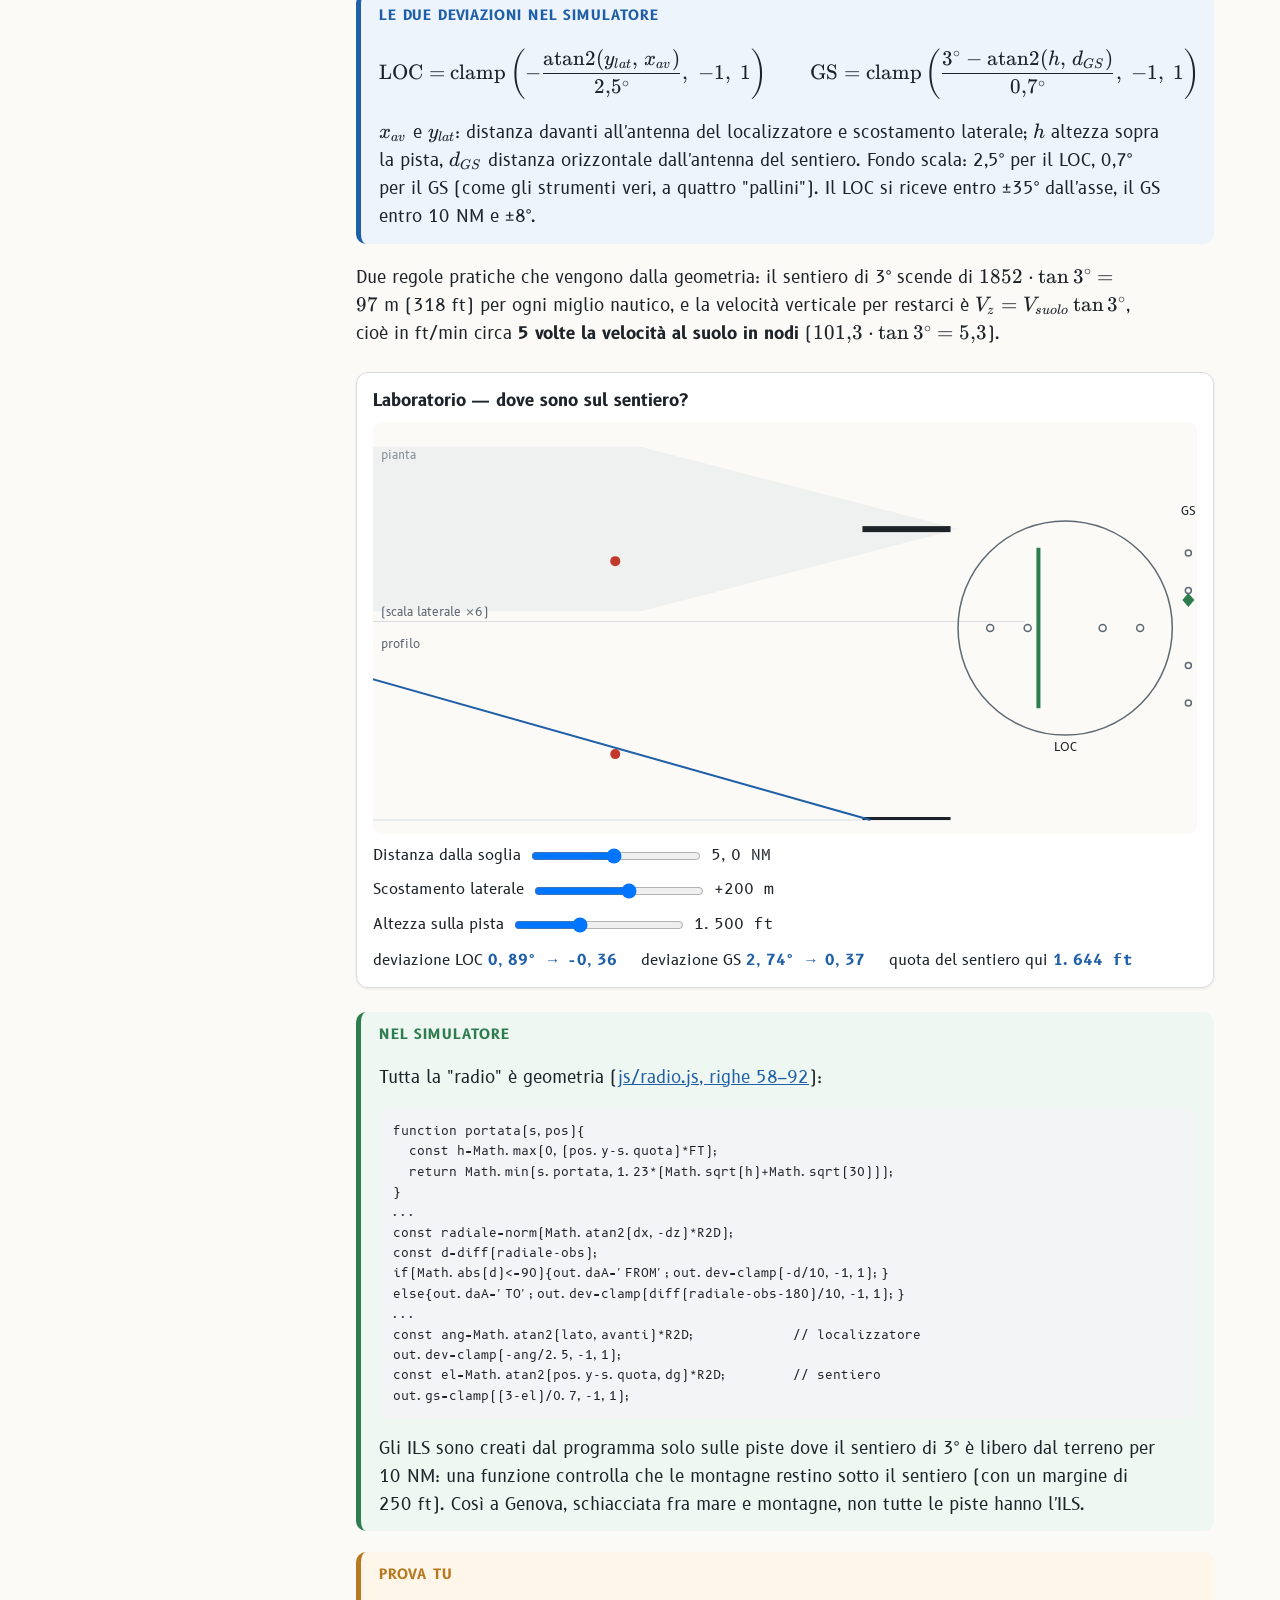
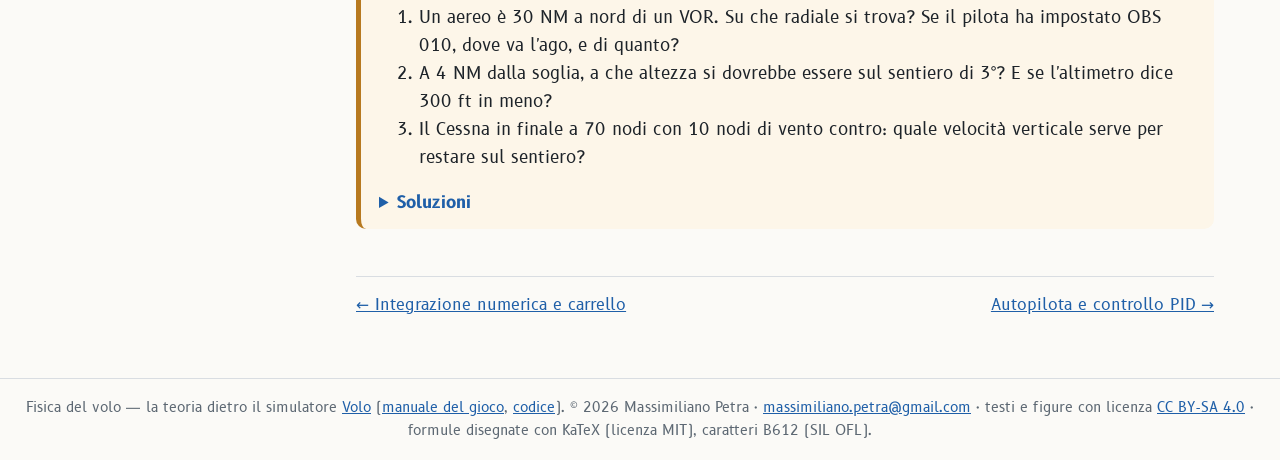
<file: capitoli/09-radionavigazione.html>
<!doctype html>
<html lang="it">
<head>
<meta charset="utf-8">
<meta name="viewport" content="width=device-width, initial-scale=1">
<link rel="icon" href="../img/icona.svg" type="image/svg+xml">
<title>Radionavigazione: VOR e ILS — Fisica del volo</title>
<link rel="stylesheet" href="../css/font.css">
<link rel="stylesheet" href="../lib/katex/katex.min.css">
<link rel="stylesheet" href="../css/stile.css">
<script src="../lib/katex/katex.min.js"></script>
<script src="../lib/katex/auto-render.min.js"></script>
<script src="../js/comune.js"></script>
</head>
<body>
<main>
<h1>Radionavigazione: VOR e ILS</h1>
<p class="sottotitolo">Prima del GPS, e ancora oggi, gli aerei trovano la strada con le onde radio. Dietro ci sono angoli, arcotangenti e un po' di geometria della Terra.</p>

<h2>Il VOR: una stazione, 360 radiali</h2>
<p>Il <b>VOR</b> (VHF Omnidirectional Range) è un trasmettitore a terra che manda due segnali a 30 Hz: uno uguale in tutte le direzioni, l'altro la cui fase dipende dalla direzione in cui viene irradiato. Il ricevitore di bordo misura la <b>differenza di fase</b> e ricava da quale direzione lo vede la stazione: il <b>radiale</b>, cioè la rotta magnetica dalla stazione verso l'aereo.</p>
<p>Il simulatore non simula le onde: calcola direttamente la geometria. Con \(\Delta x\) (verso est) e \(\Delta z\) (verso sud) dall'aereo alla stazione:</p>
<div class="box formula">
  <div class="titolo">Radiale e deviazione</div>
  $$\text{radiale}=\operatorname{atan2}(\Delta x,\;-\Delta z)\pmod{360^\circ}$$
  <p>Il pilota sceglie una rotta (OBS); lo strumento mostra la differenza \(d=\text{radiale}-\text{OBS}\) (riportata fra −180° e 180°). Se \(|d|\le90^\circ\) l'aereo è dalla parte "FROM" (si allontana), altrimenti "TO". L'ago si sposta di \(-d/10^\circ\): fondo scala a 10° di errore.</p>
</div>
<p>L'indicazione è <b>angolare</b>: a 1 NM dalla stazione 10° di errore sono 320 m, a 50 NM sono 16 km. Più ci si avvicina alla stazione, più l'ago diventa sensibile, fino a "impazzire" quando la si sorvola.</p>

<h3>Il DME e l'orizzonte radio</h3>
<p>Il <b>DME</b> misura la distanza con il tempo di andata e ritorno di un impulso radio. È la distanza <i>obliqua</i>: sopra la stazione a 6000 ft il DME indica circa 1 NM anche se in pianta si è a zero.</p>
$$d_{DME}=\sqrt{d_{oriz}^2+\Delta h^2}$$
<p>Le onde VHF viaggiano in linea retta e la Terra è curva: oltre l'orizzonte non si riceve. Per due antenne alte \(h_1\) e \(h_2\) (in piedi) la portanza è</p>
<div class="box formula">
  <div class="titolo">Orizzonte radio</div>
  $$d\approx1{,}23\left(\sqrt{h_1}+\sqrt{h_2}\right)\ \text{NM}$$
  <p>Deriva da \(d=\sqrt{2Rh}\) (tangente alla sfera di raggio \(R\)), con un raggio terrestre "aumentato" di 4/3 perché l'atmosfera curva un po' le onde verso il basso. A 1000 ft si riceve un VOR a circa 45 NM, a 10 000 ft a 130 NM.</p>
</div>

<h2>L'ILS: atterrare con la nebbia</h2>
<p>L'<b>ILS</b> (Instrument Landing System) guida l'aereo fino a poche decine di metri dalla pista. È fatto di due trasmettitori:</p>
<ul>
  <li>il <b>localizzatore</b> (LOC), oltre la fine della pista, che indica se si è a destra o a sinistra dell'asse;</li>
  <li>il <b>sentiero di discesa</b> (glide slope, GS), di fianco alla pista a circa 300 m dalla soglia, che indica se si è sopra o sotto una retta inclinata di 3°.</li>
</ul>
<div class="box formula">
  <div class="titolo">Le due deviazioni nel simulatore</div>
  $$\text{LOC}=\operatorname{clamp}\left(-\frac{\operatorname{atan2}(y_{lat},\,x_{av})}{2{,}5^\circ},\;-1,\;1\right)\qquad \text{GS}=\operatorname{clamp}\left(\frac{3^\circ-\operatorname{atan2}(h,\,d_{GS})}{0{,}7^\circ},\;-1,\;1\right)$$
  <p>\(x_{av}\) e \(y_{lat}\): distanza davanti all'antenna del localizzatore e scostamento laterale; \(h\) altezza sopra la pista, \(d_{GS}\) distanza orizzontale dall'antenna del sentiero. Fondo scala: 2,5° per il LOC, 0,7° per il GS (come gli strumenti veri, a quattro "pallini"). Il LOC si riceve entro ±35° dall'asse, il GS entro 10 NM e ±8°.</p>
</div>
<p>Due regole pratiche che vengono dalla geometria: il sentiero di 3° scende di \(1852\cdot\tan3^\circ=97\) m (318 ft) per ogni miglio nautico, e la velocità verticale per restarci è \(V_z=V_{suolo}\tan3^\circ\), cioè in ft/min circa <b>5 volte la velocità al suolo in nodi</b> (\(101{,}3\cdot\tan3^\circ=5{,}3\)).</p>

<div class="lab">
  <div class="titolo">Laboratorio — dove sono sul sentiero?</div>
  <canvas id="cvIls"></canvas>
  <div class="comandi">
    <label>Distanza dalla soglia <input type="range" id="dd" min="0.3" max="10" step="0.1" value="5"><output for="dd"></output></label>
    <label>Scostamento laterale <input type="range" id="yy" min="-1500" max="1500" step="10" value="200"><output for="yy"></output></label>
    <label>Altezza sulla pista <input type="range" id="hh" min="0" max="4000" step="10" value="1500"><output for="hh"></output></label>
  </div>
  <div class="risultati"><span>deviazione LOC <b id="r-loc"></b></span><span>deviazione GS <b id="r-gs"></b></span><span>quota del sentiero qui <b id="r-hs"></b></span></div>
</div>

<div class="box nelsim">
  <div class="titolo">Nel simulatore</div>
  <p>Tutta la "radio" è geometria (<a data-codice="js/radio.js#L58-L92">js/radio.js, righe 58–92</a>):</p>
<pre><code>function portata(s,pos){
  const h=Math.max(0,(pos.y-s.quota)*FT);
  return Math.min(s.portata,1.23*(Math.sqrt(h)+Math.sqrt(30)));
}
...
const radiale=norm(Math.atan2(dx,-dz)*R2D);
const d=diff(radiale-obs);
if(Math.abs(d)<=90){out.daA='FROM';out.dev=clamp(-d/10,-1,1);}
else{out.daA='TO';out.dev=clamp(diff(radiale-obs-180)/10,-1,1);}
...
const ang=Math.atan2(lato,avanti)*R2D;            // localizzatore
out.dev=clamp(-ang/2.5,-1,1);
const el=Math.atan2(pos.y-s.quota,dg)*R2D;        // sentiero
out.gs=clamp((3-el)/0.7,-1,1);</code></pre>
  <p>Gli ILS sono creati dal programma solo sulle piste dove il sentiero di 3° è libero dal terreno per 10 NM: una funzione controlla che le montagne restino sotto il sentiero (con un margine di 250 ft). Così a Genova, schiacciata fra mare e montagne, non tutte le piste hanno l'ILS.</p>
</div>

<div class="box prova">
  <div class="titolo">Prova tu</div>
  <ol>
    <li>Un aereo è 30 NM a nord di un VOR. Su che radiale si trova? Se il pilota ha impostato OBS 010, dove va l'ago, e di quanto?</li>
    <li>A 4 NM dalla soglia, a che altezza si dovrebbe essere sul sentiero di 3°? E se l'altimetro dice 300 ft in meno?</li>
    <li>Il Cessna in finale a 70 nodi con 10 nodi di vento contro: quale velocità verticale serve per restare sul sentiero?</li>
  </ol>
  <details><summary>Soluzioni</summary>
    <ol>
      <li>Radiale 360 (000). \(d=360-10=-10^\circ\): l'ago va a fondo scala (\(-d/10=+1\), a destra): la rotta 010 è a destra, bisogna virare verso destra per intercettarla.</li>
      <li>\(4\cdot318\approx1270\) ft (più l'altezza dell'antenna rispetto alla soglia, che il modello ignora). 300 ft sotto a 4 NM sono \(\arctan(970/(4\cdot6076))=2{,}29^\circ\): deviazione \((3-2{,}29)/0{,}7\approx1\), il rombo del GS è a fondo scala in alto: "sali!"</li>
      <li>Velocità al suolo 60 nodi: \(60\cdot5{,}3\approx320\) ft/min.</li>
    </ol>
  </details>
</div>
</main>
<script>
window.addEventListener('load',()=>{
  const cv=document.getElementById('cvIls'),ctx=cv.getContext('2d'),NM=1852,FT=3.28084,Lp=3300;
  let dd=5,yy=200,hh=1500;
  function agg(){
    const x=dd*NM,h=hh/FT;                                   // davanti alla soglia (m), altezza (m)
    const avanti=x+Lp+300,ang=Math.atan2(yy,avanti)*FV.R2D;   // antenna LOC oltre la fine della pista
    const loc=Math.max(-1,Math.min(1,-ang/2.5));
    const dg=x+300,el=Math.atan2(h,dg)*FV.R2D,gs=Math.max(-1,Math.min(1,(3-el)/0.7));
    const hs=dg*Math.tan(3*FV.D2R)*FT;
    document.getElementById('r-loc').textContent=Math.abs(ang)>35?'fuori portata':FV.fmt(ang,2)+'° → '+FV.fmt(loc,2);
    document.getElementById('r-gs').textContent=FV.fmt(el,2)+'° → '+FV.fmt(gs,2);
    document.getElementById('r-hs').textContent=FV.fmt(hs)+' ft';
    const r=window.devicePixelRatio||1,W=cv.clientWidth,H=Math.round(W*0.5);
    cv.style.height=H+'px';cv.width=W*r;cv.height=H*r;ctx.setTransform(r,0,0,r,0,0);ctx.clearRect(0,0,W,H);
    const tc=FV.colore('testo'),ac=FV.colore('accento'),rc=FV.colore('accento2'),lc=FV.colore('linea'),tn=FV.colore('tenue');
    ctx.font='12px B612';
    // pianta (in alto): pista a destra, aereo a sinistra
    const pw=W*0.66,top=H*0.06,ph=H*0.4,sx=pw/(11*NM),py=top+ph/2,ox=pw*0.9;   // ox = soglia
    ctx.fillStyle=tn;ctx.fillText('pianta',8,top+12);
    ctx.save();ctx.beginPath();ctx.rect(0,top,pw+Lp*sx+20,ph);ctx.clip();   // la pianta resta nella sua fascia
    ctx.fillStyle=lc;ctx.beginPath();ctx.moveTo(ox+(Lp+300)*sx,py);ctx.lineTo(ox-11*NM*sx,py-Math.tan(2.5*FV.D2R)*(11*NM+Lp)*sx*6);ctx.lineTo(ox-11*NM*sx,py+Math.tan(2.5*FV.D2R)*(11*NM+Lp)*sx*6);ctx.closePath();ctx.globalAlpha=0.35;ctx.fill();ctx.globalAlpha=1;
    ctx.fillStyle=tc;ctx.fillRect(ox,py-3,Lp*sx,6);
    const ys=6;   // scala laterale esagerata ×6 per vedere qualcosa
    ctx.fillStyle=rc;ctx.beginPath();ctx.arc(ox-x*sx,py+yy*sx*ys,5,0,7);ctx.fill();
    ctx.restore();
    ctx.fillStyle=tn;ctx.fillText('(scala laterale ×6)',8,top+ph+4);
    ctx.strokeStyle=lc;ctx.beginPath();ctx.moveTo(0,top+ph+10);ctx.lineTo(pw+Lp*sx+20,top+ph+10);ctx.stroke();
    // profilo (in basso)
    const pt=top+ph+24,phh=H-pt-14,sz=phh/(4200/FT),base=pt+phh;
    ctx.fillStyle=tn;ctx.fillText('profilo',8,pt+12);
    ctx.strokeStyle=lc;ctx.beginPath();ctx.moveTo(ox-11*NM*sx,base);ctx.lineTo(ox+Lp*sx,base);ctx.stroke();
    ctx.fillStyle=tc;ctx.fillRect(ox,base-3,Lp*sx,3);
    ctx.strokeStyle=ac;ctx.lineWidth=2;ctx.beginPath();ctx.moveTo(ox+300*sx,base);ctx.lineTo(ox-11*NM*sx,base-(11*NM+300)*Math.tan(3*FV.D2R)*sz);ctx.stroke();ctx.lineWidth=1;
    ctx.fillStyle=rc;ctx.beginPath();ctx.arc(ox-x*sx,base-h*sz,5,0,7);ctx.fill();
    // strumento: CDI e GS come sul PFD (a destra)
    const cx=W*0.84,cy=H*0.5,R=Math.min(W*0.13,H*0.4);
    ctx.strokeStyle=tn;ctx.lineWidth=1.5;ctx.beginPath();ctx.arc(cx,cy,R,0,7);ctx.stroke();
    for(let i=-2;i<=2;i++){if(!i)continue;ctx.beginPath();ctx.arc(cx+i*R*0.35,cy,3.5,0,7);ctx.stroke();ctx.beginPath();ctx.arc(cx+R*1.15,cy+i*R*0.35,3,0,7);ctx.stroke();}
    ctx.strokeStyle=FV.colore('verde');ctx.lineWidth=4;ctx.beginPath();ctx.moveTo(cx+loc*R*0.7,cy-R*0.75);ctx.lineTo(cx+loc*R*0.7,cy+R*0.75);ctx.stroke();
    ctx.fillStyle=FV.colore('verde');const gy=cy-gs*R*0.7;ctx.beginPath();ctx.moveTo(cx+R*1.15,gy-7);ctx.lineTo(cx+R*1.15+6,gy);ctx.lineTo(cx+R*1.15,gy+7);ctx.lineTo(cx+R*1.15-6,gy);ctx.closePath();ctx.fill();
    ctx.fillStyle=tc;ctx.textAlign='center';ctx.fillText('LOC',cx,cy+R+16);ctx.fillText('GS',cx+R*1.15,cy-R-6);ctx.textAlign='left';
    ctx.lineWidth=1;
  }
  FV.cursore('dd',v=>{dd=v;agg();},v=>FV.fmt(v,1)+' NM').agg();
  FV.cursore('yy',v=>{yy=v;agg();},v=>(v>0?'+':'')+FV.fmt(v)+' m').agg();
  FV.cursore('hh',v=>{hh=v;agg();},v=>FV.fmt(v)+' ft').agg();
  window.addEventListener('resize',agg);
});
</script>
</body>
</html>
</file>
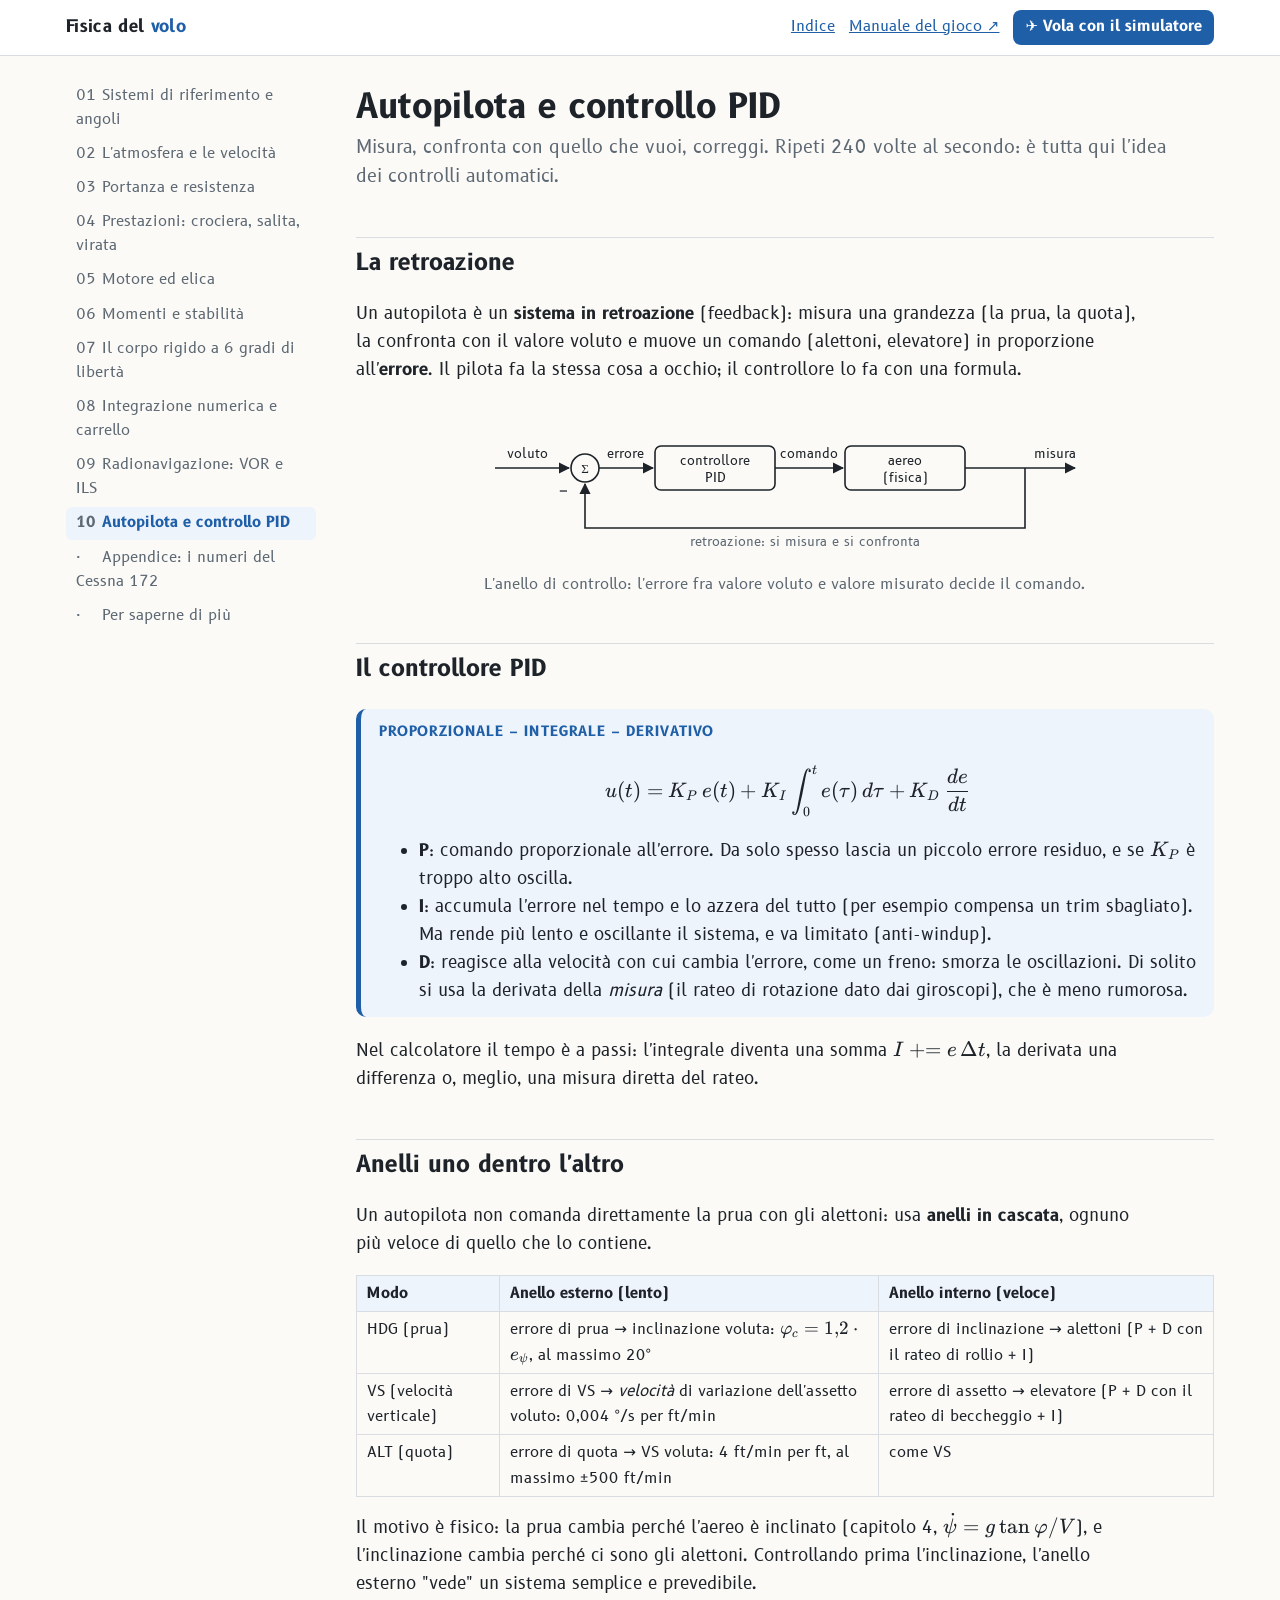
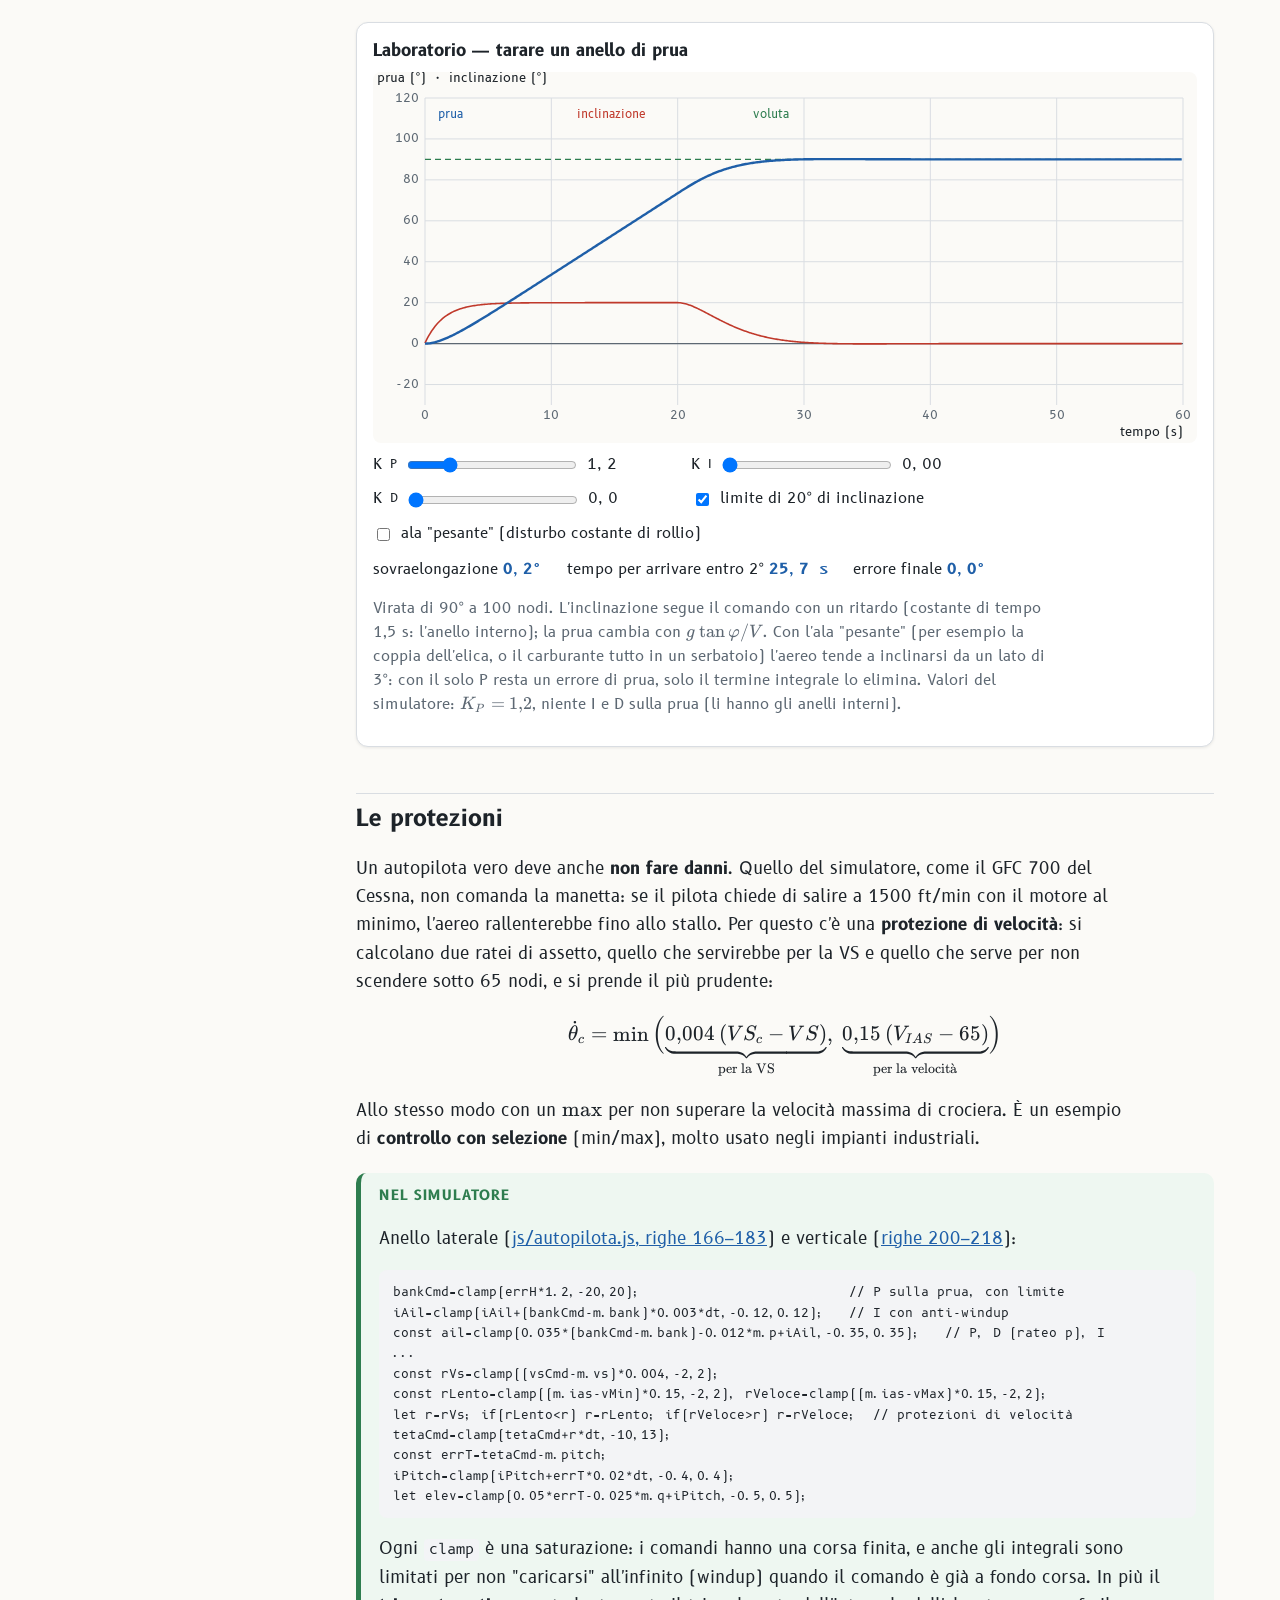
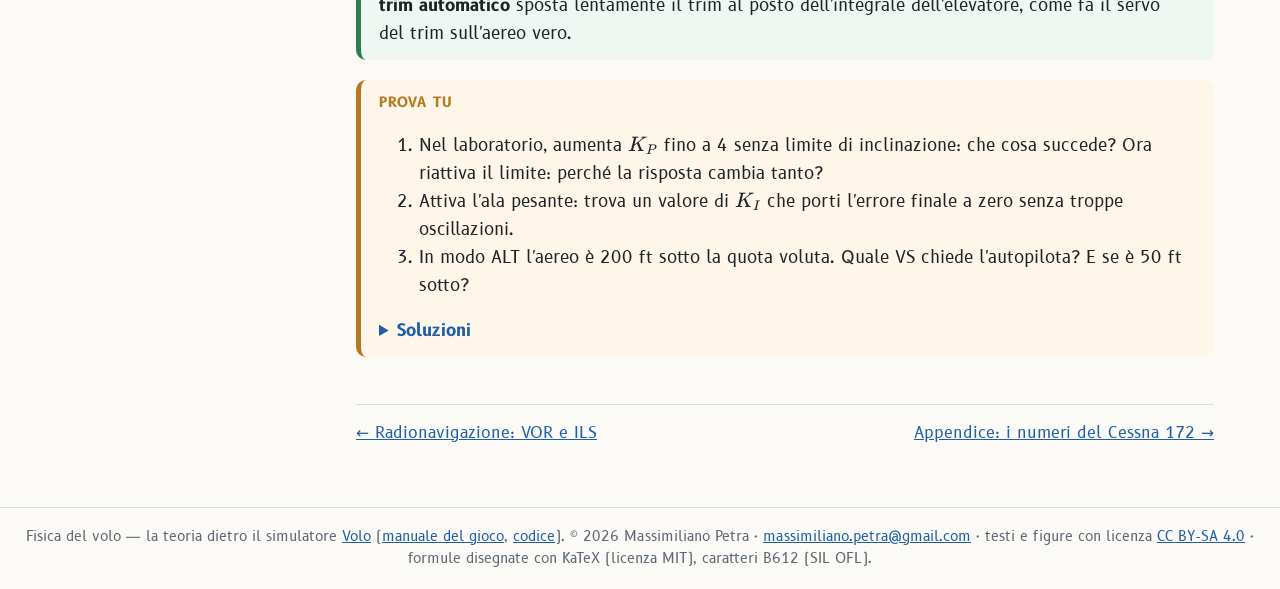
<file: capitoli/10-autopilota.html>
<!doctype html>
<html lang="it">
<head>
<meta charset="utf-8">
<meta name="viewport" content="width=device-width, initial-scale=1">
<link rel="icon" href="../img/icona.svg" type="image/svg+xml">
<title>Autopilota e controllo PID — Fisica del volo</title>
<link rel="stylesheet" href="../css/font.css">
<link rel="stylesheet" href="../lib/katex/katex.min.css">
<link rel="stylesheet" href="../css/stile.css">
<script src="../lib/katex/katex.min.js"></script>
<script src="../lib/katex/auto-render.min.js"></script>
<script src="../js/comune.js"></script>
</head>
<body>
<main>
<h1>Autopilota e controllo PID</h1>
<p class="sottotitolo">Misura, confronta con quello che vuoi, correggi. Ripeti 240 volte al secondo: è tutta qui l'idea dei controlli automatici.</p>

<h2>La retroazione</h2>
<p>Un autopilota è un <b>sistema in retroazione</b> (feedback): misura una grandezza (la prua, la quota), la confronta con il valore voluto e muove un comando (alettoni, elevatore) in proporzione all'<b>errore</b>. Il pilota fa la stessa cosa a occhio; il controllore lo fa con una formula.</p>
<figure>
<svg viewBox="0 0 640 150" width="640" role="img" aria-label="Schema a blocchi di un anello di controllo">
  <defs><marker id="fr" viewBox="0 0 10 10" refX="9" refY="5" markerWidth="7" markerHeight="7" orient="auto"><path d="M0,0L10,5L0,10z" fill="currentColor"/></marker></defs>
  <g font-family="B612" font-size="13" fill="currentColor" style="color:var(--testo)" text-anchor="middle">
    <g stroke="currentColor" fill="none" stroke-width="1.6">
      <circle cx="120" cy="60" r="14"/>
      <rect x="190" y="38" width="120" height="44" rx="6"/>
      <rect x="380" y="38" width="120" height="44" rx="6"/>
      <line x1="30" y1="60" x2="104" y2="60" marker-end="url(#fr)"/>
      <line x1="134" y1="60" x2="188" y2="60" marker-end="url(#fr)"/>
      <line x1="310" y1="60" x2="378" y2="60" marker-end="url(#fr)"/>
      <line x1="500" y1="60" x2="610" y2="60" marker-end="url(#fr)"/>
      <polyline points="560,60 560,120 120,120 120,76" marker-end="url(#fr)"/>
    </g>
    <text x="120" y="65">Σ</text><text x="98" y="88" font-size="16">−</text>
    <text x="250" y="57">controllore</text><text x="250" y="74">PID</text>
    <text x="440" y="57">aereo</text><text x="440" y="74">(fisica)</text>
    <text x="62" y="50">voluto</text><text x="160" y="50">errore</text><text x="344" y="50">comando</text><text x="590" y="50">misura</text>
    <text x="340" y="138" style="fill:var(--tenue)">retroazione: si misura e si confronta</text>
  </g>
</svg>
<figcaption>L'anello di controllo: l'errore fra valore voluto e valore misurato decide il comando.</figcaption>
</figure>

<h2>Il controllore PID</h2>
<div class="box formula">
  <div class="titolo">Proporzionale – Integrale – Derivativo</div>
  $$u(t)=K_P\,e(t)+K_I\int_0^t e(\tau)\,d\tau+K_D\,\frac{de}{dt}$$
  <ul>
    <li><b>P</b>: comando proporzionale all'errore. Da solo spesso lascia un piccolo errore residuo, e se \(K_P\) è troppo alto oscilla.</li>
    <li><b>I</b>: accumula l'errore nel tempo e lo azzera del tutto (per esempio compensa un trim sbagliato). Ma rende più lento e oscillante il sistema, e va limitato (anti-windup).</li>
    <li><b>D</b>: reagisce alla velocità con cui cambia l'errore, come un freno: smorza le oscillazioni. Di solito si usa la derivata della <i>misura</i> (il rateo di rotazione dato dai giroscopi), che è meno rumorosa.</li>
  </ul>
</div>
<p>Nel calcolatore il tempo è a passi: l'integrale diventa una somma \(I\mathrel{+}=e\,\Delta t\), la derivata una differenza o, meglio, una misura diretta del rateo.</p>

<h2>Anelli uno dentro l'altro</h2>
<p>Un autopilota non comanda direttamente la prua con gli alettoni: usa <b>anelli in cascata</b>, ognuno più veloce di quello che lo contiene.</p>
<table>
  <tr><th>Modo</th><th>Anello esterno (lento)</th><th>Anello interno (veloce)</th></tr>
  <tr><td>HDG (prua)</td><td>errore di prua → inclinazione voluta: \(\varphi_c=1{,}2\cdot e_\psi\), al massimo 20°</td><td>errore di inclinazione → alettoni (P + D con il rateo di rollio + I)</td></tr>
  <tr><td>VS (velocità verticale)</td><td>errore di VS → <i>velocità</i> di variazione dell'assetto voluto: 0,004 °/s per ft/min</td><td>errore di assetto → elevatore (P + D con il rateo di beccheggio + I)</td></tr>
  <tr><td>ALT (quota)</td><td>errore di quota → VS voluta: 4 ft/min per ft, al massimo ±500 ft/min</td><td>come VS</td></tr>
</table>
<p>Il motivo è fisico: la prua cambia perché l'aereo è inclinato (capitolo 4, \(\dot\psi=g\tan\varphi/V\)), e l'inclinazione cambia perché ci sono gli alettoni. Controllando prima l'inclinazione, l'anello esterno "vede" un sistema semplice e prevedibile.</p>

<div class="lab">
  <div class="titolo">Laboratorio — tarare un anello di prua</div>
  <canvas id="cvPid"></canvas>
  <div class="comandi">
    <label>K<sub>P</sub> <input type="range" id="kp" min="0.1" max="5" step="0.1" value="1.2"><output for="kp"></output></label>
    <label>K<sub>I</sub> <input type="range" id="ki" min="0" max="0.3" step="0.01" value="0"><output for="ki"></output></label>
    <label>K<sub>D</sub> <input type="range" id="kd" min="0" max="6" step="0.1" value="0"><output for="kd"></output></label>
    <label><input type="checkbox" id="lim" checked> limite di 20° di inclinazione</label>
    <label><input type="checkbox" id="ven"> ala "pesante" (disturbo costante di rollio)</label>
  </div>
  <div class="risultati"><span>sovraelongazione <b id="r-ov"></b></span><span>tempo per arrivare entro 2° <b id="r-ts"></b></span><span>errore finale <b id="r-ef"></b></span></div>
  <p style="font-size:.86rem;color:var(--tenue)">Virata di 90° a 100 nodi. L'inclinazione segue il comando con un ritardo (costante di tempo 1,5 s: l'anello interno); la prua cambia con \(g\tan\varphi/V\). Con l'ala "pesante" (per esempio la coppia dell'elica, o il carburante tutto in un serbatoio) l'aereo tende a inclinarsi da un lato di 3°: con il solo P resta un errore di prua, solo il termine integrale lo elimina. Valori del simulatore: \(K_P=1{,}2\), niente I e D sulla prua (li hanno gli anelli interni).</p>
</div>

<h2>Le protezioni</h2>
<p>Un autopilota vero deve anche <b>non fare danni</b>. Quello del simulatore, come il GFC 700 del Cessna, non comanda la manetta: se il pilota chiede di salire a 1500 ft/min con il motore al minimo, l'aereo rallenterebbe fino allo stallo. Per questo c'è una <b>protezione di velocità</b>: si calcolano due ratei di assetto, quello che servirebbe per la VS e quello che serve per non scendere sotto 65 nodi, e si prende il più prudente:</p>
$$\dot\theta_c=\min\Big(\underbrace{0{,}004\,(VS_c-VS)}_{\text{per la VS}},\;\underbrace{0{,}15\,(V_{IAS}-65)}_{\text{per la velocità}}\Big)$$
<p>Allo stesso modo con un \(\max\) per non superare la velocità massima di crociera. È un esempio di <b>controllo con selezione</b> (min/max), molto usato negli impianti industriali.</p>

<div class="box nelsim">
  <div class="titolo">Nel simulatore</div>
  <p>Anello laterale (<a data-codice="js/autopilota.js#L166-L183">js/autopilota.js, righe 166–183</a>) e verticale (<a data-codice="js/autopilota.js#L200-L218">righe 200–218</a>):</p>
<pre><code>bankCmd=clamp(errH*1.2,-20,20);                          // P sulla prua, con limite
iAil=clamp(iAil+(bankCmd-m.bank)*0.003*dt,-0.12,0.12);   // I con anti-windup
const ail=clamp(0.035*(bankCmd-m.bank)-0.012*m.p+iAil,-0.35,0.35);   // P, D (rateo p), I
...
const rVs=clamp((vsCmd-m.vs)*0.004,-2,2);
const rLento=clamp((m.ias-vMin)*0.15,-2,2), rVeloce=clamp((m.ias-vMax)*0.15,-2,2);
let r=rVs; if(rLento&lt;r) r=rLento; if(rVeloce>r) r=rVeloce;  // protezioni di velocità
tetaCmd=clamp(tetaCmd+r*dt,-10,13);
const errT=tetaCmd-m.pitch;
iPitch=clamp(iPitch+errT*0.02*dt,-0.4,0.4);
let elev=clamp(0.05*errT-0.025*m.q+iPitch,-0.5,0.5);</code></pre>
  <p>Ogni <code>clamp</code> è una saturazione: i comandi hanno una corsa finita, e anche gli integrali sono limitati per non "caricarsi" all'infinito (windup) quando il comando è già a fondo corsa. In più il <b>trim automatico</b> sposta lentamente il trim al posto dell'integrale dell'elevatore, come fa il servo del trim sull'aereo vero.</p>
</div>

<div class="box prova">
  <div class="titolo">Prova tu</div>
  <ol>
    <li>Nel laboratorio, aumenta \(K_P\) fino a 4 senza limite di inclinazione: che cosa succede? Ora riattiva il limite: perché la risposta cambia tanto?</li>
    <li>Attiva l'ala pesante: trova un valore di \(K_I\) che porti l'errore finale a zero senza troppe oscillazioni.</li>
    <li>In modo ALT l'aereo è 200 ft sotto la quota voluta. Quale VS chiede l'autopilota? E se è 50 ft sotto?</li>
  </ol>
  <details><summary>Soluzioni</summary>
    <ol>
      <li>Senza limite chiede inclinazioni enormi (fino al massimo del laboratorio, 80°), vira bruscamente e oscilla attorno alla prua. Con il limite l'inizio della virata è a inclinazione costante (saturazione) e solo vicino alla prua voluta entra in gioco il P: la risposta diventa più dolce e quasi indipendente da \(K_P\).</li>
      <li>Valori fra 0,02 e 0,05 vanno bene; troppo alti fanno oscillare lentamente.</li>
      <li>\(4\cdot200=800\), limitato a 500 ft/min. A 50 ft: 200 ft/min. Avvicinandosi alla quota la salita rallenta da sola: l'aereo "atterra" dolcemente sulla quota.</li>
    </ol>
  </details>
</div>
</main>
<script>
window.addEventListener('load',()=>{
  const g=FV.grafico(document.getElementById('cvPid'),{x:[0,60],y:[-30,120],etX:'tempo (s)',etY:'prua (°)  ·  inclinazione (°)',rapporto:0.45});
  let kp=1.2,ki=0,kd=0,lim=true,ven=false;
  function sim(){
    const V=100/FV.KT,tau=1.5,dt=0.02;let psi=0,phi=0,I=0,ts=[],ps=[],fs=[],max=0,ts2=NaN;
    const dist=ven?-3:0;   // ala pesante: l'inclinazione si assesta 3° più a sinistra del comando
    for(let t=0;t<=60;t+=dt){
      const e=90-psi;
      I+=e*dt;
      const rate=9.81*Math.tan(phi*FV.D2R)/V*FV.R2D;
      let phic=kp*e+ki*I-kd*rate;if(lim)phic=Math.max(-20,Math.min(20,phic));
      phic=Math.max(-80,Math.min(80,phic));
      phi+=(phic+dist-phi)/tau*dt;psi+=rate*dt;
      const trk=psi;max=Math.max(max,trk);
      if(Math.abs(90-trk)>2)ts2=NaN;else if(!Number.isFinite(ts2))ts2=t;
      if(Math.round(t/dt)%5===0){ts.push(t);ps.push(trk);fs.push(phi);}
    }
    g.pulisci();g.assi();
    g.linea(0,90,60,90,FV.colore('verde'),1.2,[6,4]);
    g.serie(ts,fs,FV.colore('accento2'),1.6);g.serie(ts,ps,FV.colore('accento'),2.4);
    g.testo(1,112,'prua',FV.colore('accento'));g.testo(12,112,'inclinazione',FV.colore('accento2'));g.testo(26,112,'voluta',FV.colore('verde'));
    document.getElementById('r-ov').textContent=FV.fmt(Math.max(0,max-90),1)+'°';
    document.getElementById('r-ts').textContent=Number.isFinite(ts2)?FV.fmt(ts2,1)+' s':'oltre 60 s';
    document.getElementById('r-ef').textContent=FV.fmt(90-ps[ps.length-1],1)+'°';
  }
  FV.cursore('kp',v=>{kp=v;sim();},v=>FV.fmt(v,1)).agg();
  FV.cursore('ki',v=>{ki=v;sim();},v=>FV.fmt(v,2)).agg();
  FV.cursore('kd',v=>{kd=v;sim();},v=>FV.fmt(v,1)).agg();
  document.getElementById('lim').addEventListener('change',e=>{lim=e.target.checked;sim();});
  document.getElementById('ven').addEventListener('change',e=>{ven=e.target.checked;sim();});
  window.addEventListener('resize',sim);
});
</script>
</body>
</html>
</file>
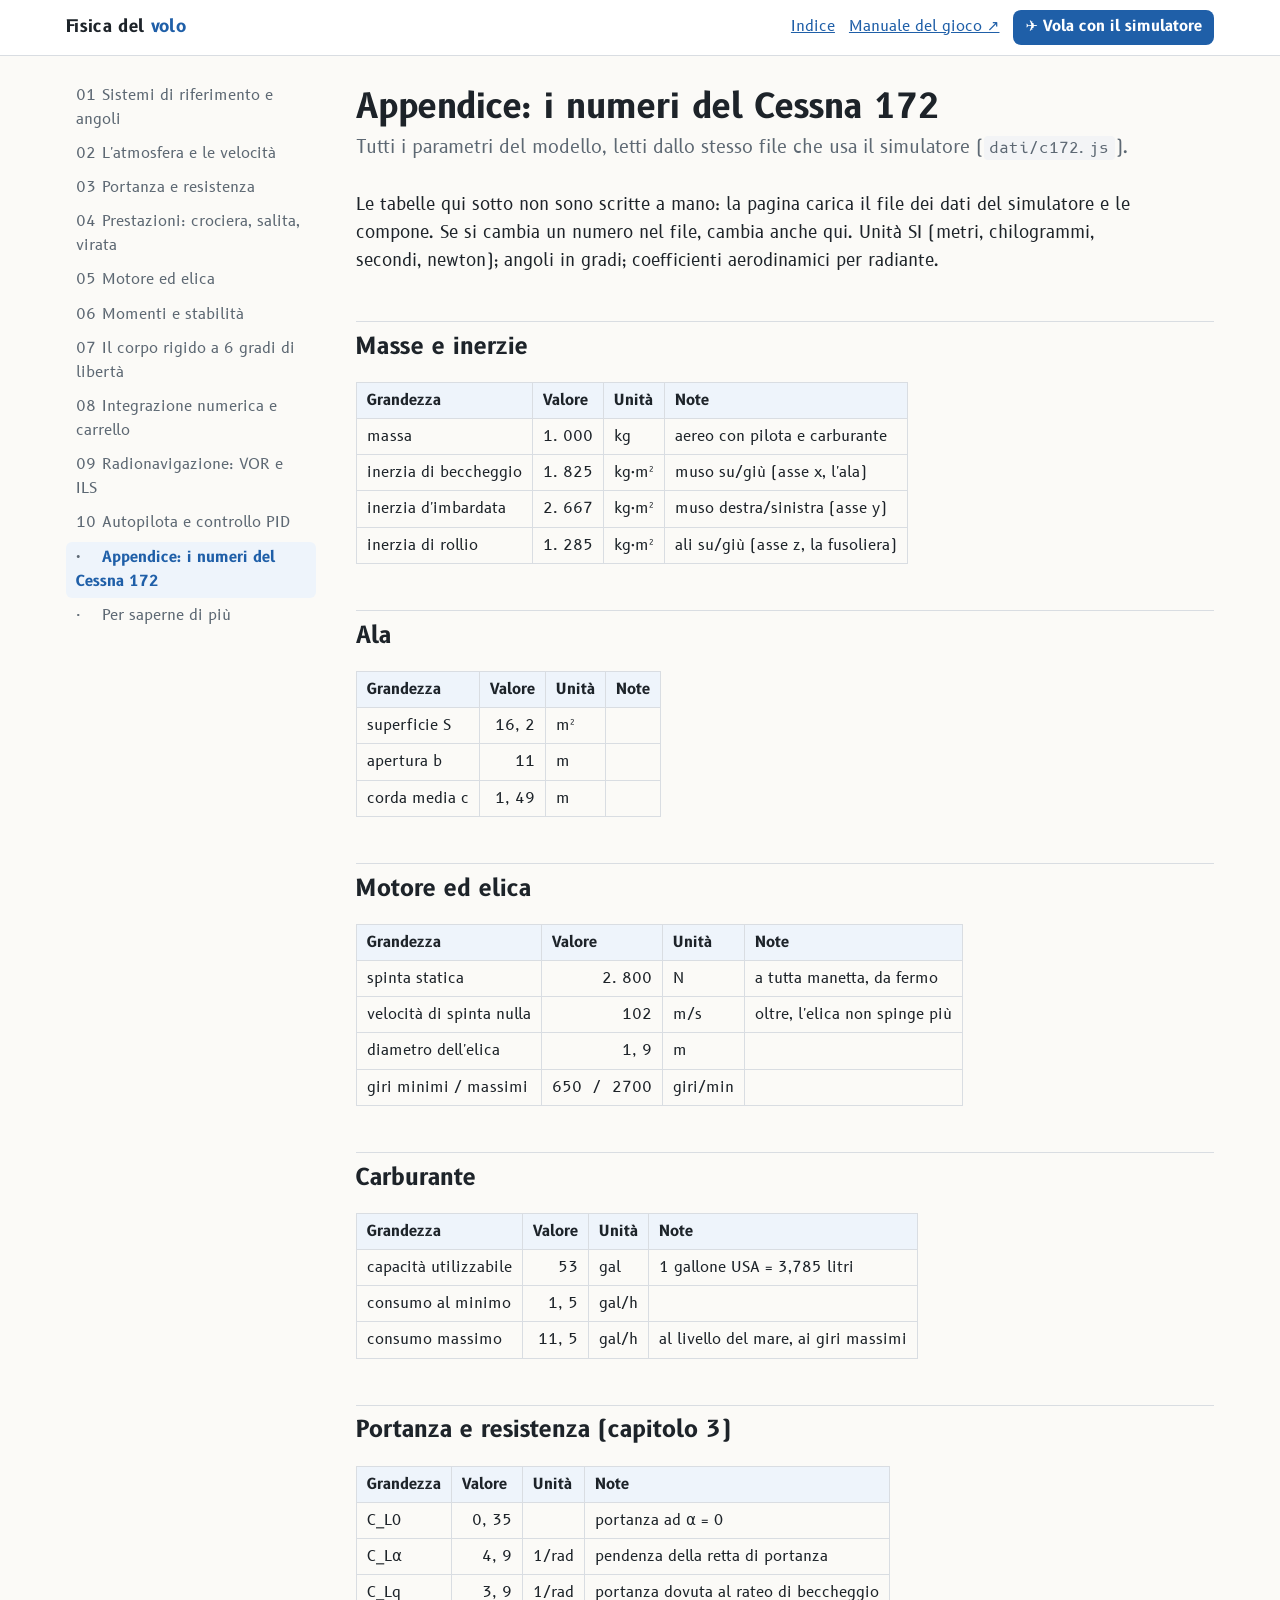
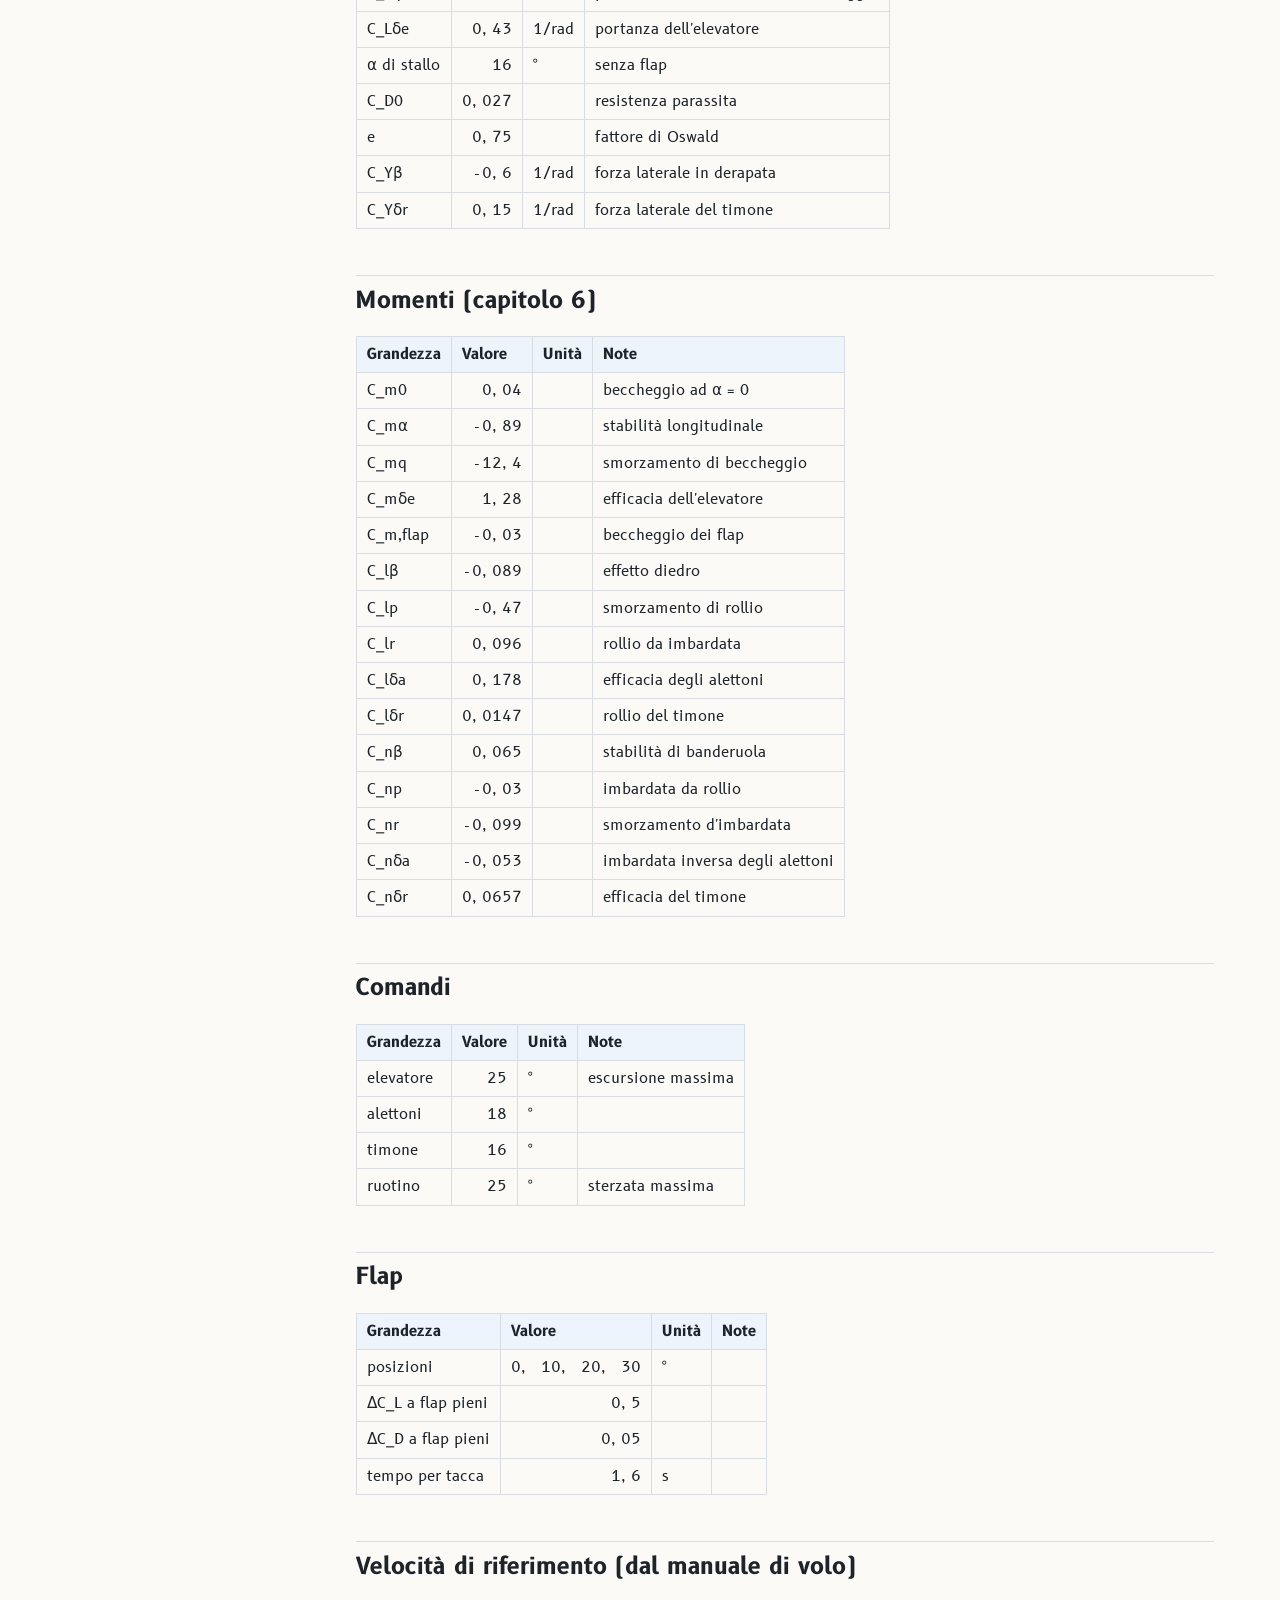
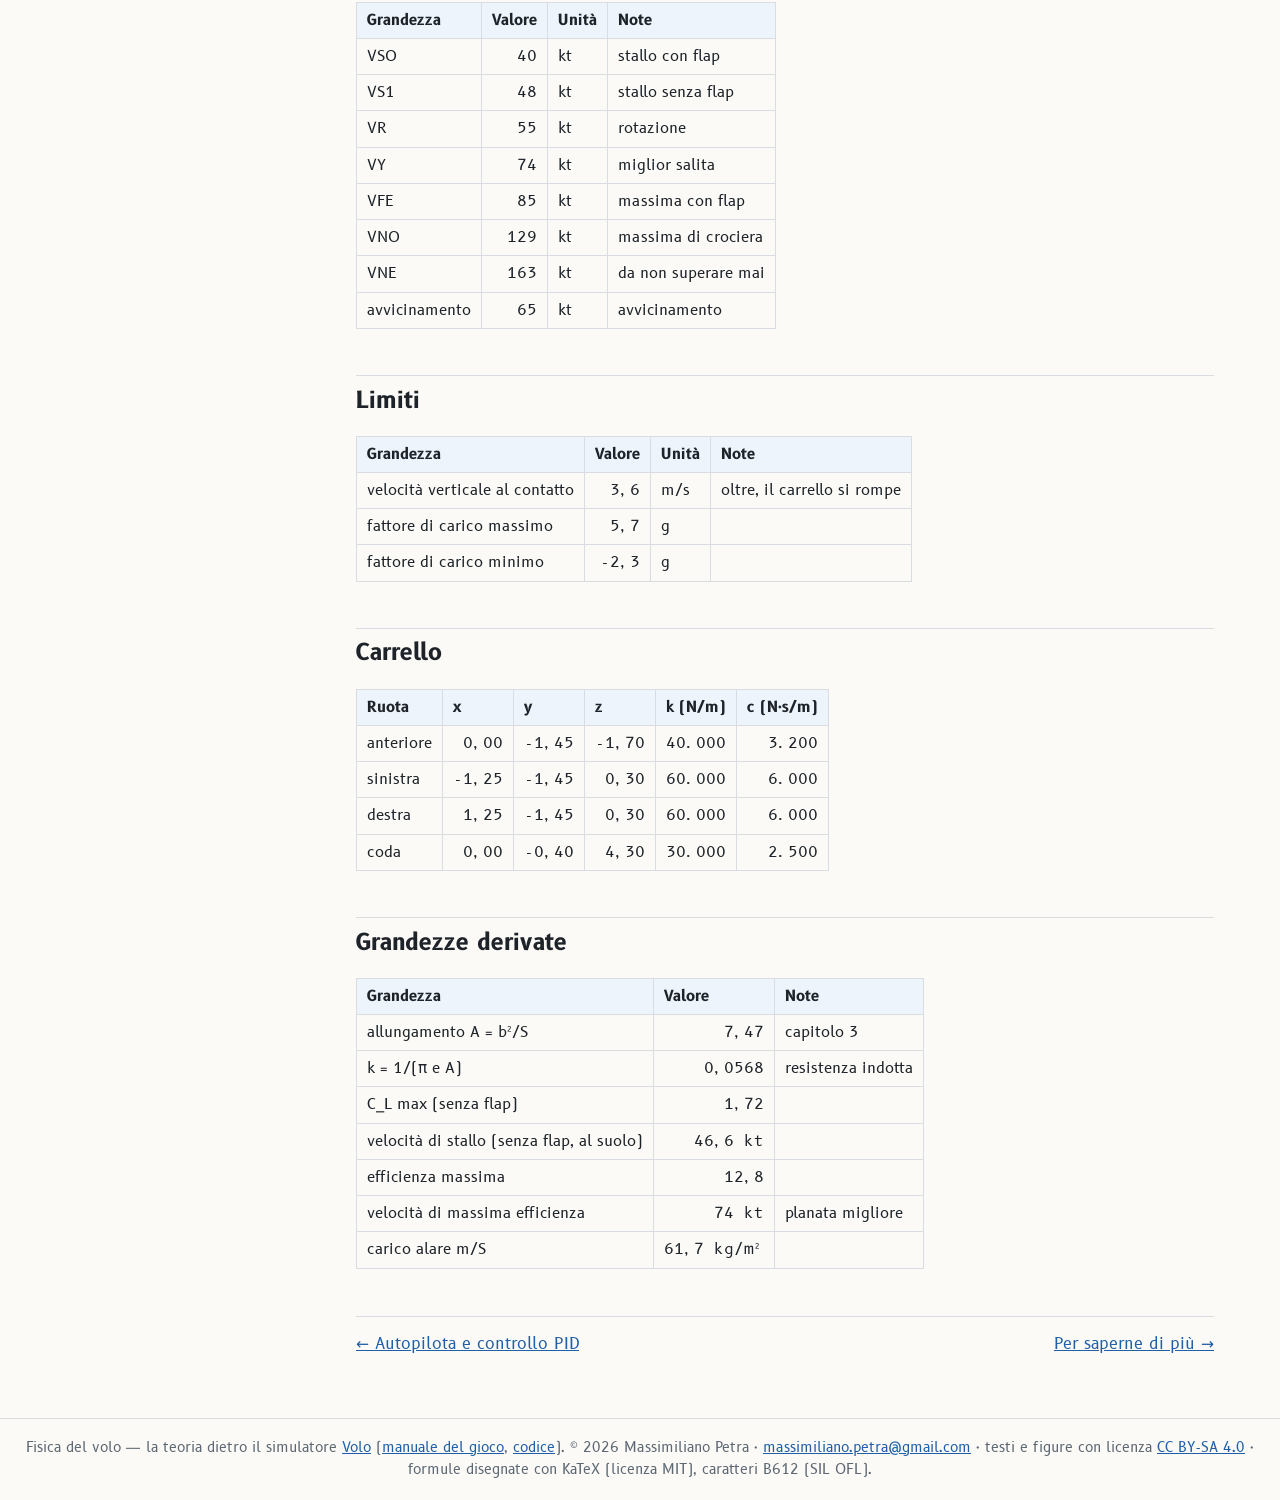
<file: capitoli/appendice-dati.html>
<!doctype html>
<html lang="it">
<head>
<meta charset="utf-8">
<meta name="viewport" content="width=device-width, initial-scale=1">
<link rel="icon" href="../img/icona.svg" type="image/svg+xml">
<title>I numeri del Cessna 172 — Fisica del volo</title>
<link rel="stylesheet" href="../css/font.css">
<link rel="stylesheet" href="../lib/katex/katex.min.css">
<link rel="stylesheet" href="../css/stile.css">
<script src="../lib/katex/katex.min.js"></script>
<script src="../lib/katex/auto-render.min.js"></script>
<script src="../js/c172.js"></script>
<script src="../js/comune.js"></script>
</head>
<body>
<main>
<h1>Appendice: i numeri del Cessna 172</h1>
<p class="sottotitolo">Tutti i parametri del modello, letti dallo stesso file che usa il simulatore (<code>dati/c172.js</code>).</p>
<p>Le tabelle qui sotto non sono scritte a mano: la pagina carica il file dei dati del simulatore e le compone. Se si cambia un numero nel file, cambia anche qui. Unità SI (metri, chilogrammi, secondi, newton); angoli in gradi; coefficienti aerodinamici per radiante.</p>
<div id="tabelle"></div>

<h2>Grandezze derivate</h2>
<table id="derivate"></table>
</main>
<script>
document.addEventListener('DOMContentLoaded',()=>{
  const A=window.AEREO,el=document.getElementById('tabelle');
  const sez=[
    ['Masse e inerzie',[
      ['massa',A.massa,'kg','aereo con pilota e carburante'],
      ['inerzia di beccheggio',A.inerzia.beccheggio,'kg·m²','muso su/giù (asse x, l\'ala)'],
      ['inerzia d\'imbardata',A.inerzia.imbardata,'kg·m²','muso destra/sinistra (asse y)'],
      ['inerzia di rollio',A.inerzia.rollio,'kg·m²','ali su/giù (asse z, la fusoliera)']]],
    ['Ala',[
      ['superficie S',A.ala.superficie,'m²',''],['apertura b',A.ala.apertura,'m',''],['corda media c',A.ala.corda,'m','']]],
    ['Motore ed elica',[
      ['spinta statica',A.motore.spintaStatica,'N','a tutta manetta, da fermo'],
      ['velocità di spinta nulla',A.motore.velocitaMaxElica,'m/s','oltre, l\'elica non spinge più'],
      ['diametro dell\'elica',A.motore.diametroElica,'m',''],
      ['giri minimi / massimi',A.motore.giriMin+' / '+A.motore.giriMax,'giri/min','']]],
    ['Carburante',[
      ['capacità utilizzabile',A.carburante.capacita,'gal','1 gallone USA = 3,785 litri'],
      ['consumo al minimo',A.carburante.consumoMin,'gal/h',''],['consumo massimo',A.carburante.consumoMax,'gal/h','al livello del mare, ai giri massimi']]],
    ['Portanza e resistenza (capitolo 3)',[
      ['C_L0',A.aero.CL0,'','portanza ad α = 0'],['C_Lα',A.aero.CLalfa,'1/rad','pendenza della retta di portanza'],
      ['C_Lq',A.aero.CLq,'1/rad','portanza dovuta al rateo di beccheggio'],['C_Lδe',A.aero.CLde,'1/rad','portanza dell\'elevatore'],
      ['α di stallo',A.aero.alfaStallo,'°','senza flap'],['C_D0',A.aero.CD0,'','resistenza parassita'],['e',A.aero.e,'','fattore di Oswald'],
      ['C_Yβ',A.aero.CYbeta,'1/rad','forza laterale in derapata'],['C_Yδr',A.aero.CYdr,'1/rad','forza laterale del timone']]],
    ['Momenti (capitolo 6)',Object.entries({Cm0:'beccheggio ad α = 0',Cmalfa:'stabilità longitudinale',Cmq:'smorzamento di beccheggio',Cmde:'efficacia dell\'elevatore',Cmflap:'beccheggio dei flap',
      Clbeta:'effetto diedro',Clp:'smorzamento di rollio',Clr:'rollio da imbardata',Clda:'efficacia degli alettoni',Cldr:'rollio del timone',
      Cnbeta:'stabilità di banderuola',Cnp:'imbardata da rollio',Cnr:'smorzamento d\'imbardata',Cnda:'imbardata inversa degli alettoni',Cndr:'efficacia del timone'})
      .map(([k,d])=>[k.replace(/^C(.)(.*)$/,(m,a,b)=>'C_'+a+b.replace('alfa','α').replace('beta','β').replace('de','δe').replace('da','δa').replace('dr','δr').replace('flap',',flap')),A.aero[k],'',d])],
    ['Comandi',[
      ['elevatore',A.comandi.elevatore,'°','escursione massima'],['alettoni',A.comandi.alettoni,'°',''],['timone',A.comandi.timone,'°',''],['ruotino',A.comandi.ruotino,'°','sterzata massima']]],
    ['Flap',[
      ['posizioni',A.flap.posizioni.join(', '),'°',''],['ΔC_L a flap pieni',A.flap.CL,'',''],['ΔC_D a flap pieni',A.flap.CD,'',''],['tempo per tacca',A.flap.secondiPerTacca,'s','']]],
    ['Velocità di riferimento (dal manuale di volo)',Object.entries({vso:'stallo con flap',vs1:'stallo senza flap',vr:'rotazione',vy:'miglior salita',vfe:'massima con flap',vno:'massima di crociera',vne:'da non superare mai',avvicinamento:'avvicinamento'})
      .map(([k,d])=>[k.toUpperCase().replace('AVVICINAMENTO','avvicinamento'),A.velocita[k],'kt',d])],
    ['Limiti',[
      ['velocità verticale al contatto',A.limiti.vsContatto,'m/s','oltre, il carrello si rompe'],['fattore di carico massimo',A.limiti.gMax,'g',''],['fattore di carico minimo',A.limiti.gMin,'g','']]],
  ];
  const num=v=>typeof v==='number'?v.toLocaleString('it-IT',{maximumFractionDigits:4}):v;   // tutte le cifre del file, niente di più
  el.innerHTML=sez.map(([t,r])=>`<h2>${t}</h2><table><tr><th>Grandezza</th><th>Valore</th><th>Unità</th><th>Note</th></tr>`+
    r.map(([n,v,u,d])=>`<tr><td>${n}</td><td class="n">${num(v)}</td><td>${u}</td><td>${d}</td></tr>`).join('')+'</table>').join('')+
    '<h2>Carrello</h2><table><tr><th>Ruota</th><th>x</th><th>y</th><th>z</th><th>k (N/m)</th><th>c (N·s/m)</th></tr>'+
    A.carrello.map(r=>`<tr><td>${r.nome}</td><td class="n">${FV.fmt(r.x,2)}</td><td class="n">${FV.fmt(r.y,2)}</td><td class="n">${FV.fmt(r.z,2)}</td><td class="n">${FV.fmt(r.rigidezza)}</td><td class="n">${FV.fmt(r.smorzamento)}</td></tr>`).join('')+'</table>';
  // derivate
  const S=A.ala.superficie,b=A.ala.apertura,AR=b*b/S,k=1/(Math.PI*A.aero.e*AR),CLmax=A.aero.CL0+A.aero.CLalfa*A.aero.alfaStallo*FV.D2R;
  const Vs=Math.sqrt(2*A.massa*9.81/(1.225*S*CLmax)),E=1/(2*Math.sqrt(A.aero.CD0*k)),CLs=Math.sqrt(A.aero.CD0/k),Ve=Math.sqrt(2*A.massa*9.81/(1.225*S*CLs));
  const der=[['allungamento A = b²/S',FV.fmt(AR,2),'capitolo 3'],['k = 1/(π e A)',FV.fmt(k,4),'resistenza indotta'],['C_L max (senza flap)',FV.fmt(CLmax,2),''],
    ['velocità di stallo (senza flap, al suolo)',FV.fmt(Vs*FV.KT,1)+' kt',''],['efficienza massima',FV.fmt(E,1),''],['velocità di massima efficienza',FV.fmt(Ve*FV.KT,0)+' kt','planata migliore'],
    ['carico alare m/S',FV.fmt(A.massa/S,1)+' kg/m²','']];
  document.getElementById('derivate').innerHTML='<tr><th>Grandezza</th><th>Valore</th><th>Note</th></tr>'+der.map(([n,v,d])=>`<tr><td>${n}</td><td class="n">${v}</td><td>${d}</td></tr>`).join('');
});
</script>
</body>
</html>
</file>
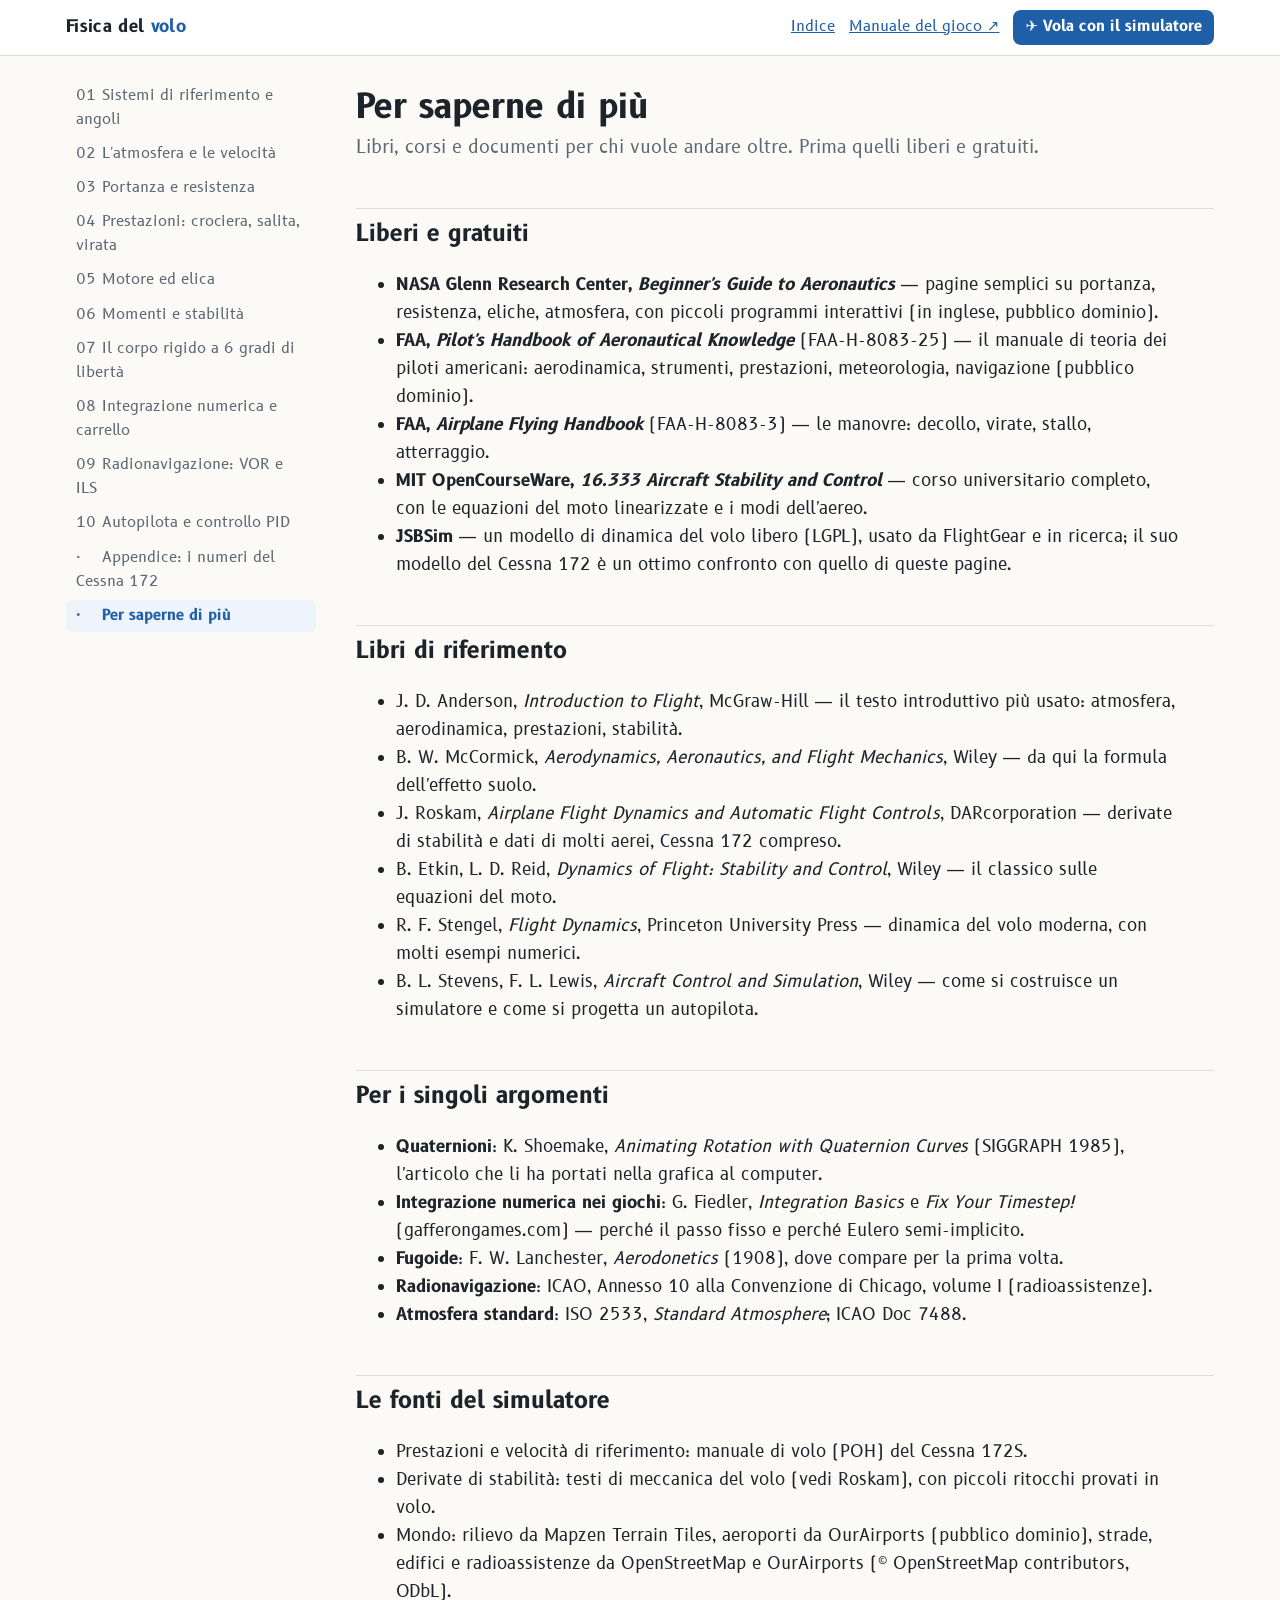
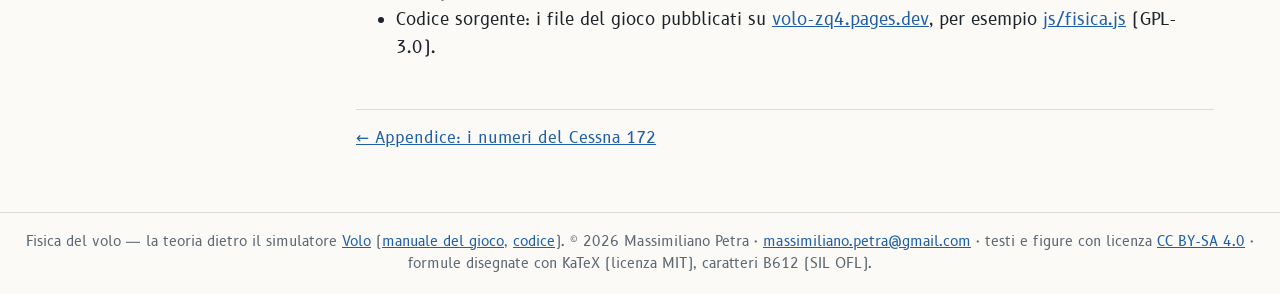
<file: capitoli/bibliografia.html>
<!doctype html>
<html lang="it">
<head>
<meta charset="utf-8">
<meta name="viewport" content="width=device-width, initial-scale=1">
<link rel="icon" href="../img/icona.svg" type="image/svg+xml">
<title>Per saperne di più — Fisica del volo</title>
<link rel="stylesheet" href="../css/font.css">
<link rel="stylesheet" href="../lib/katex/katex.min.css">
<link rel="stylesheet" href="../css/stile.css">
<script src="../lib/katex/katex.min.js"></script>
<script src="../lib/katex/auto-render.min.js"></script>
<script src="../js/comune.js"></script>
</head>
<body>
<main>
<h1>Per saperne di più</h1>
<p class="sottotitolo">Libri, corsi e documenti per chi vuole andare oltre. Prima quelli liberi e gratuiti.</p>

<h2>Liberi e gratuiti</h2>
<ul>
  <li><b>NASA Glenn Research Center, <i>Beginner's Guide to Aeronautics</i></b> — pagine semplici su portanza, resistenza, eliche, atmosfera, con piccoli programmi interattivi (in inglese, pubblico dominio).</li>
  <li><b>FAA, <i>Pilot's Handbook of Aeronautical Knowledge</i></b> (FAA-H-8083-25) — il manuale di teoria dei piloti americani: aerodinamica, strumenti, prestazioni, meteorologia, navigazione (pubblico dominio).</li>
  <li><b>FAA, <i>Airplane Flying Handbook</i></b> (FAA-H-8083-3) — le manovre: decollo, virate, stallo, atterraggio.</li>
  <li><b>MIT OpenCourseWare, <i>16.333 Aircraft Stability and Control</i></b> — corso universitario completo, con le equazioni del moto linearizzate e i modi dell'aereo.</li>
  <li><b>JSBSim</b> — un modello di dinamica del volo libero (LGPL), usato da FlightGear e in ricerca; il suo modello del Cessna 172 è un ottimo confronto con quello di queste pagine.</li>
</ul>

<h2>Libri di riferimento</h2>
<ul>
  <li>J. D. Anderson, <i>Introduction to Flight</i>, McGraw-Hill — il testo introduttivo più usato: atmosfera, aerodinamica, prestazioni, stabilità.</li>
  <li>B. W. McCormick, <i>Aerodynamics, Aeronautics, and Flight Mechanics</i>, Wiley — da qui la formula dell'effetto suolo.</li>
  <li>J. Roskam, <i>Airplane Flight Dynamics and Automatic Flight Controls</i>, DARcorporation — derivate di stabilità e dati di molti aerei, Cessna 172 compreso.</li>
  <li>B. Etkin, L. D. Reid, <i>Dynamics of Flight: Stability and Control</i>, Wiley — il classico sulle equazioni del moto.</li>
  <li>R. F. Stengel, <i>Flight Dynamics</i>, Princeton University Press — dinamica del volo moderna, con molti esempi numerici.</li>
  <li>B. L. Stevens, F. L. Lewis, <i>Aircraft Control and Simulation</i>, Wiley — come si costruisce un simulatore e come si progetta un autopilota.</li>
</ul>

<h2>Per i singoli argomenti</h2>
<ul>
  <li><b>Quaternioni</b>: K. Shoemake, <i>Animating Rotation with Quaternion Curves</i> (SIGGRAPH 1985), l'articolo che li ha portati nella grafica al computer.</li>
  <li><b>Integrazione numerica nei giochi</b>: G. Fiedler, <i>Integration Basics</i> e <i>Fix Your Timestep!</i> (gafferongames.com) — perché il passo fisso e perché Eulero semi-implicito.</li>
  <li><b>Fugoide</b>: F. W. Lanchester, <i>Aerodonetics</i> (1908), dove compare per la prima volta.</li>
  <li><b>Radionavigazione</b>: ICAO, Annesso 10 alla Convenzione di Chicago, volume I (radioassistenze).</li>
  <li><b>Atmosfera standard</b>: ISO 2533, <i>Standard Atmosphere</i>; ICAO Doc 7488.</li>
</ul>

<h2>Le fonti del simulatore</h2>
<ul>
  <li>Prestazioni e velocità di riferimento: manuale di volo (POH) del Cessna 172S.</li>
  <li>Derivate di stabilità: testi di meccanica del volo (vedi Roskam), con piccoli ritocchi provati in volo.</li>
  <li>Mondo: rilievo da Mapzen Terrain Tiles, aeroporti da OurAirports (pubblico dominio), strade, edifici e radioassistenze da OpenStreetMap e OurAirports (© OpenStreetMap contributors, ODbL).</li>
  <li>Codice sorgente: i file del gioco pubblicati su <a href="https://volo-zq4.pages.dev/" target="_blank" rel="noopener">volo-zq4.pages.dev</a>, per esempio <a href="https://volo-zq4.pages.dev/js/fisica.js" target="_blank" rel="noopener">js/fisica.js</a> (GPL-3.0).</li>
</ul>
</main>
</body>
</html>
</file>
<file: css/font.css>
/* Caratteri B612 e B612 Mono (SIL Open Font License 1.1, vedi font/OFL.txt), serviti dal sito stesso:
   niente richieste a Google Fonts, quindi l'indirizzo IP di chi gioca non va a terzi. */
@font-face{font-family:"B612";font-style:normal;font-weight:400;font-display:swap;src:url(../font/B612-400.woff2) format("woff2")}
@font-face{font-family:"B612";font-style:normal;font-weight:700;font-display:swap;src:url(../font/B612-700.woff2) format("woff2")}
@font-face{font-family:"B612 Mono";font-style:normal;font-weight:400;font-display:swap;src:url(../font/B612Mono-400.woff2) format("woff2")}
@font-face{font-family:"B612 Mono";font-style:normal;font-weight:700;font-display:swap;src:url(../font/B612Mono-700.woff2) format("woff2")}
</file>
<file: css/stile.css>
/* =====================================================================
   FISICA DEL VOLO — stile delle pagine
   Tema chiaro (si stampa bene) e scuro automatico. Colori come "token".
   ===================================================================== */
:root{
  --fondo:#fbfaf7; --carta:#ffffff; --testo:#1d2329; --tenue:#5d6873; --linea:#d9dde2;
  --accento:#1f5fa8; --accento2:#c0392b; --verde:#2e7d4f; --giallo:#b7791f; --viola:#6b4fa0;
  --box-formula:#eef4fb; --box-sim:#eef7f1; --box-prova:#fdf6e9; --box-att:#fbeeee;
  --codice:#f3f4f6;
  --ombra:0 1px 3px rgba(0,0,0,.08);
  color-scheme:light;
}
@media (prefers-color-scheme:dark){
  :root:not([data-theme="light"]){
    --fondo:#14181d; --carta:#1b2027; --testo:#e4e8ec; --tenue:#9aa6b2; --linea:#323a44;
    --accento:#6aa8f0; --accento2:#ef7a6c; --verde:#62c08b; --giallo:#e0b45c; --viola:#a891e0;
    --box-formula:#1c2836; --box-sim:#1b2c24; --box-prova:#2e2818; --box-att:#311f1f;
    --codice:#232a33; --ombra:none; color-scheme:dark;
  }
}
:root[data-theme="dark"]{
  --fondo:#14181d; --carta:#1b2027; --testo:#e4e8ec; --tenue:#9aa6b2; --linea:#323a44;
  --accento:#6aa8f0; --accento2:#ef7a6c; --verde:#62c08b; --giallo:#e0b45c; --viola:#a891e0;
  --box-formula:#1c2836; --box-sim:#1b2c24; --box-prova:#2e2818; --box-att:#311f1f;
  --codice:#232a33; --ombra:none; color-scheme:dark;
}
*{box-sizing:border-box}
html{font-size:17px}
body{margin:0;background:var(--fondo);color:var(--testo);font-family:"B612",system-ui,sans-serif;line-height:1.65}
a{color:var(--accento)}
header.testata{border-bottom:1px solid var(--linea);background:var(--carta)}
header.testata .dentro{max-width:1180px;margin:0 auto;padding:10px 16px;display:flex;gap:14px;align-items:center;flex-wrap:wrap}
header.testata .marchio{font-weight:700;text-decoration:none;color:var(--testo);letter-spacing:.02em}
header.testata .marchio span{color:var(--accento)}
header.testata nav{margin-left:auto;display:flex;gap:14px;font-size:.88rem;align-items:center;flex-wrap:wrap}
header.testata nav a.vola{background:var(--accento);color:#fff;text-decoration:none;font-weight:700;padding:5px 12px;border-radius:8px}
:root[data-theme="dark"] header.testata nav a.vola{color:#10161d}
@media (prefers-color-scheme:dark){:root:not([data-theme="light"]) header.testata nav a.vola{color:#10161d}}
.bottoni{display:flex;flex-wrap:wrap;gap:12px;margin:1em 0}
.bottoni a{display:inline-block;padding:10px 18px;border-radius:10px;font-weight:700;text-decoration:none;border:2px solid var(--accento)}
.bottoni a.pieno{background:var(--accento);color:var(--carta)}
.pagina{max-width:1180px;margin:0 auto;padding:0 16px;display:grid;grid-template-columns:250px minmax(0,1fr);gap:40px}
aside.indice{position:sticky;top:0;align-self:start;max-height:100vh;overflow:auto;padding:22px 0;font-size:.86rem}
aside.indice ol{list-style:none;margin:0;padding:0}
aside.indice li{margin:2px 0}
aside.indice a{display:block;padding:4px 10px;border-radius:6px;text-decoration:none;color:var(--tenue)}
aside.indice a:hover{background:var(--box-formula);color:var(--testo)}
aside.indice a.qui{background:var(--box-formula);color:var(--accento);font-weight:700}
aside.indice .num{display:inline-block;width:1.8em;font-family:"B612 Mono",monospace;color:var(--tenue)}
main{padding:26px 0 60px;min-width:0}
main>h1{font-size:2rem;line-height:1.2;margin:.2em 0 .1em}
.sottotitolo{color:var(--tenue);margin:0 0 1.6em;font-size:1.05rem}
.sottotitolo:has(+ .autore){margin-bottom:.3em}
.autore{margin:0 0 1.6em;font-size:.95rem;color:var(--tenue)}
h2{font-size:1.35rem;margin:2em 0 .5em;padding-top:.3em;border-top:1px solid var(--linea)}
h3{font-size:1.08rem;margin:1.5em 0 .4em}
p,li{max-width:46em}
code,kbd{font-family:"B612 Mono",monospace;font-size:.85em;background:var(--codice);padding:.1em .35em;border-radius:4px}
pre{font-family:"B612 Mono",monospace;font-size:.8rem;background:var(--codice);padding:12px 14px;border-radius:8px;overflow:auto;line-height:1.5;max-width:100%}
pre code{background:none;padding:0}
table{border-collapse:collapse;margin:1em 0;font-size:.9rem;max-width:100%;display:block;overflow-x:auto}
th,td{border:1px solid var(--linea);padding:5px 10px;text-align:left;vertical-align:top}
th{background:var(--box-formula)}
td.n{font-family:"B612 Mono",monospace;text-align:right;white-space:nowrap}
/* riquadri */
.box{border-radius:10px;padding:12px 18px;margin:1.2em 0;border-left:5px solid}
.box>:first-child{margin-top:0}.box>:last-child{margin-bottom:0}
.box .titolo{font-weight:700;font-size:.82rem;text-transform:uppercase;letter-spacing:.06em;margin-bottom:.3em}
.formula{background:var(--box-formula);border-color:var(--accento)}
.formula .titolo{color:var(--accento)}
.nelsim{background:var(--box-sim);border-color:var(--verde)}
.nelsim .titolo{color:var(--verde)}
.prova{background:var(--box-prova);border-color:var(--giallo)}
.prova .titolo{color:var(--giallo)}
.attenzione{background:var(--box-att);border-color:var(--accento2)}
.attenzione .titolo{color:var(--accento2)}
details{margin:.6em 0}
summary{cursor:pointer;color:var(--accento);font-weight:700}
/* figure e strumenti interattivi */
figure{margin:1.4em 0;text-align:center}
figure img,figure svg{max-width:100%;height:auto}
figure img{border-radius:8px;box-shadow:var(--ombra)}
figcaption{font-size:.86rem;color:var(--tenue);margin-top:.4em}
.lab{background:var(--carta);border:1px solid var(--linea);border-radius:12px;padding:14px 16px;margin:1.4em 0;box-shadow:var(--ombra)}
.lab .titolo{font-weight:700;margin-bottom:.4em}
.lab canvas{width:100%;display:block;border-radius:8px;background:var(--fondo)}
.comandi{display:flex;flex-wrap:wrap;gap:10px 22px;margin:10px 0}
.comandi label{display:flex;align-items:center;gap:8px;font-size:.88rem}
.comandi input[type=range]{width:170px}
.comandi output,.valore{font-family:"B612 Mono",monospace;font-size:.88rem;min-width:5.5em;display:inline-block}
.risultati{display:flex;flex-wrap:wrap;gap:8px 24px;font-size:.9rem;margin-top:8px}
.risultati b{font-family:"B612 Mono",monospace;color:var(--accento)}
button{font:inherit;font-size:.86rem;padding:5px 12px;border-radius:7px;border:1px solid var(--linea);background:var(--carta);color:var(--testo);cursor:pointer}
button:hover{border-color:var(--accento)}
.katex-display{overflow-x:auto;overflow-y:hidden;padding:4px 0}
.navcap{display:flex;justify-content:space-between;gap:12px;margin-top:3em;padding-top:1em;border-top:1px solid var(--linea);font-size:.92rem}
.schede{display:grid;grid-template-columns:repeat(auto-fill,minmax(250px,1fr));gap:14px;margin:1.4em 0}
.scheda{display:block;background:var(--carta);border:1px solid var(--linea);border-radius:12px;padding:14px 16px;text-decoration:none;color:var(--testo);box-shadow:var(--ombra)}
.scheda:hover{border-color:var(--accento)}
.scheda .num{font-family:"B612 Mono",monospace;color:var(--accento);font-size:.85rem}
.scheda b{display:block;margin:.2em 0}
.scheda span{color:var(--tenue);font-size:.86rem}
.colonne{display:grid;grid-template-columns:1fr 1fr;gap:20px}
footer{color:var(--tenue);font-size:.8rem;border-top:1px solid var(--linea);padding:18px 16px;text-align:center}
@media (max-width:860px){
  .pagina{grid-template-columns:1fr;gap:0}
  aside.indice{position:static;max-height:none;padding:10px 0;border-bottom:1px solid var(--linea)}
  .colonne{grid-template-columns:1fr}
  html{font-size:16px}
}
@media print{
  aside.indice,header.testata nav,.navcap,.lab .comandi,button{display:none}
  .pagina{display:block}
  body{background:#fff}
  h2{break-after:avoid}
  .box,figure,.lab{break-inside:avoid}
}
</file>
